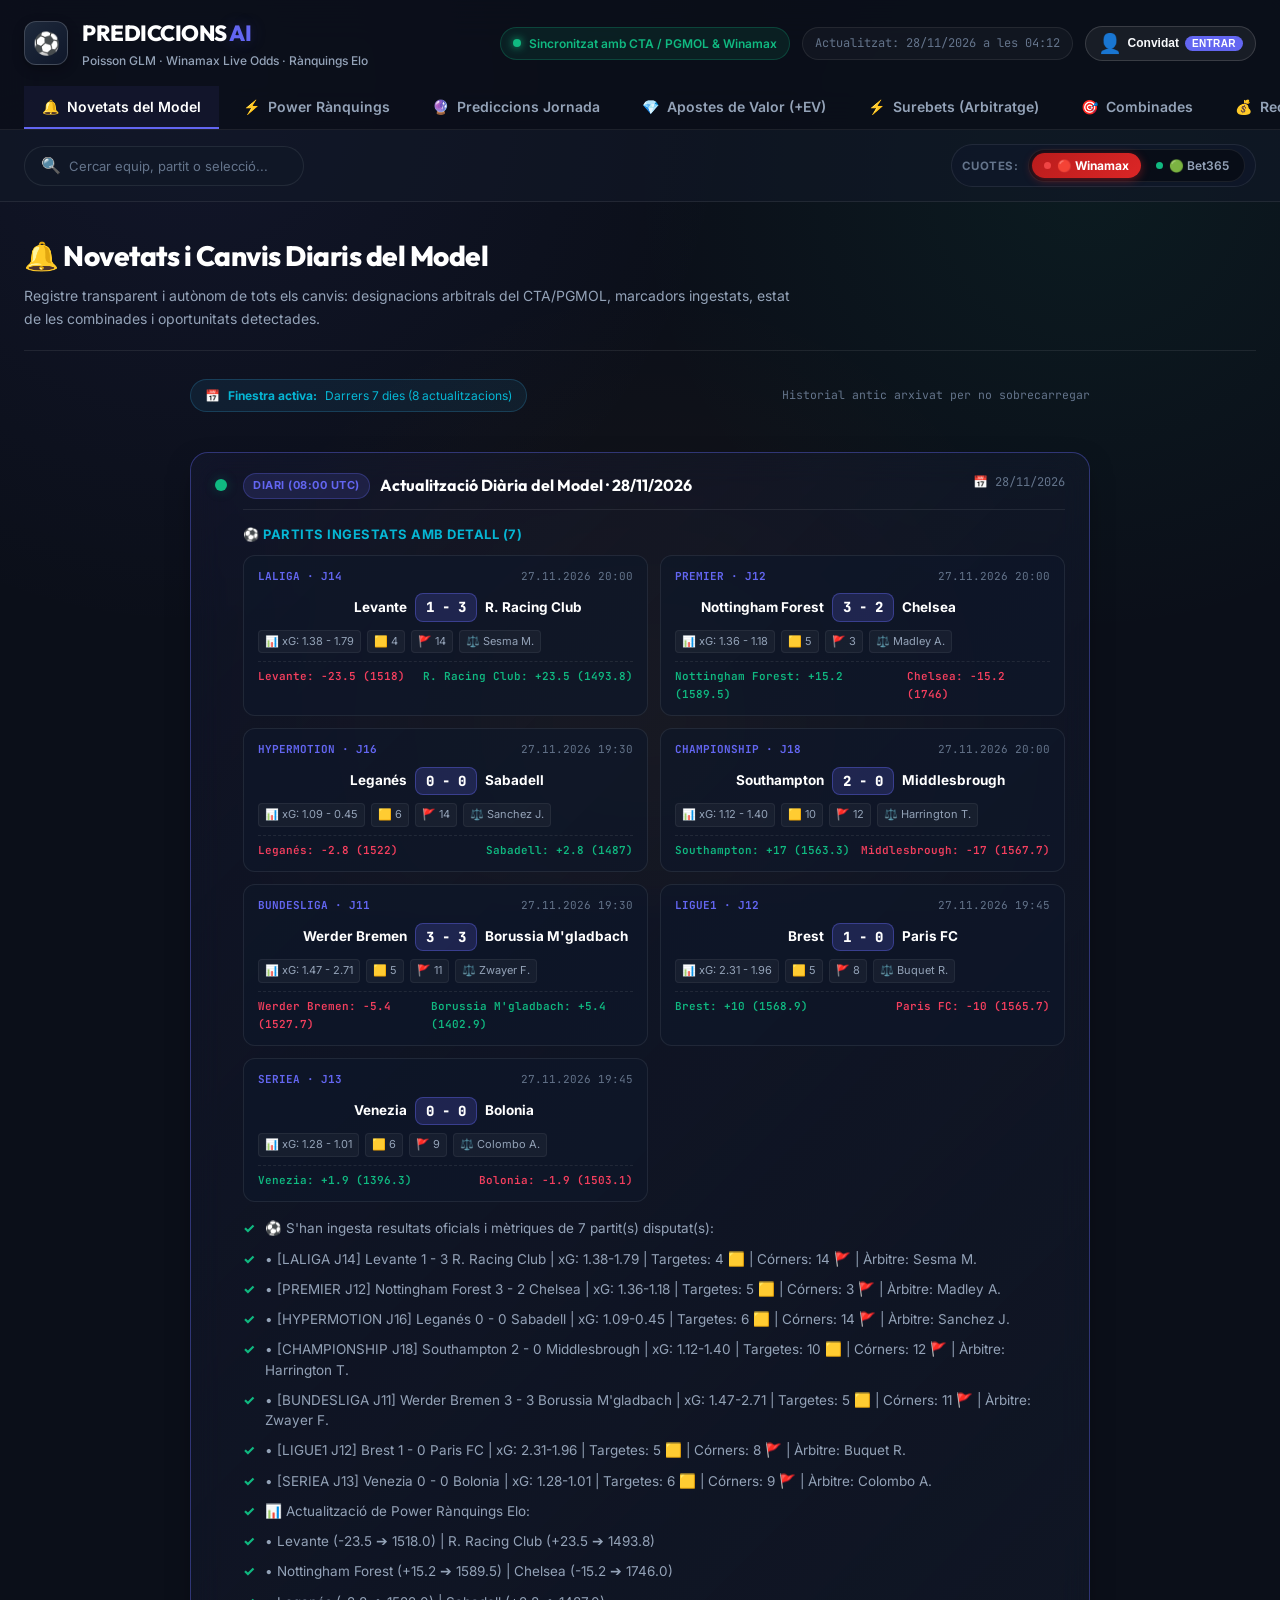
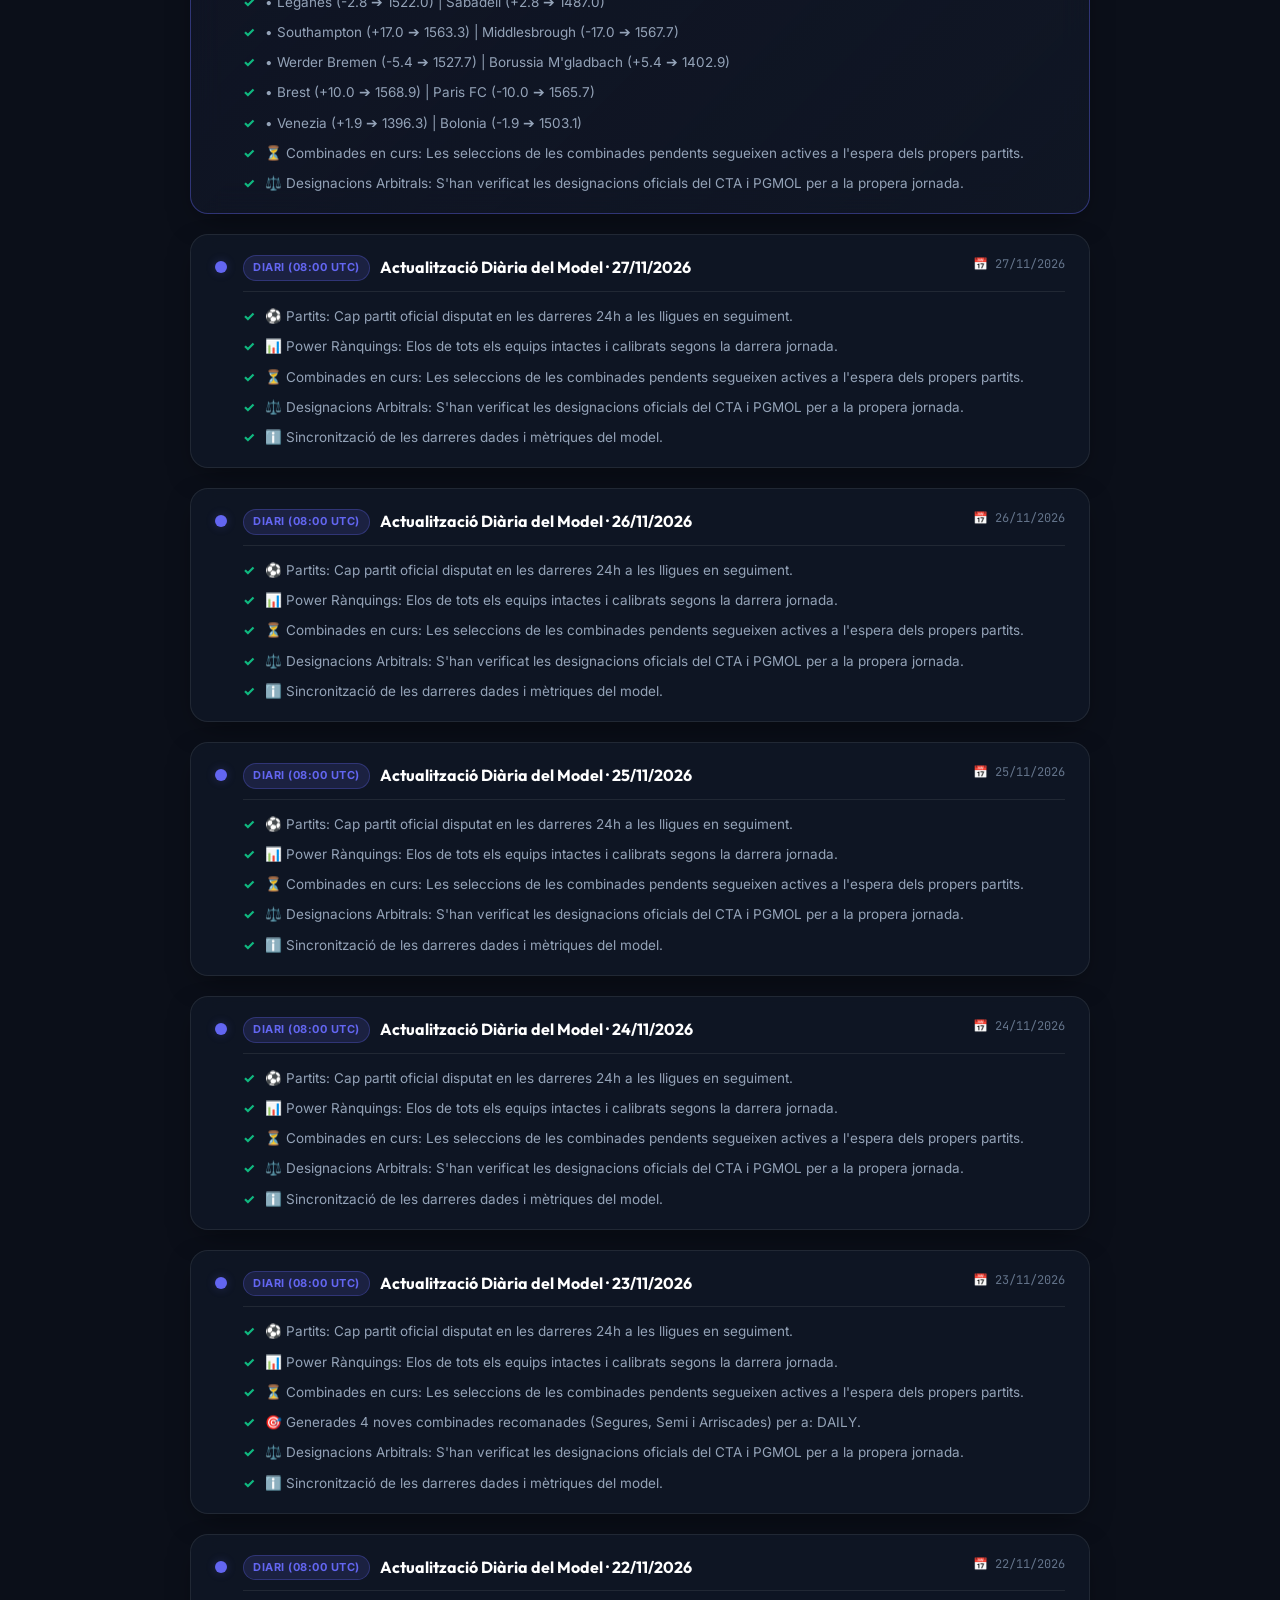
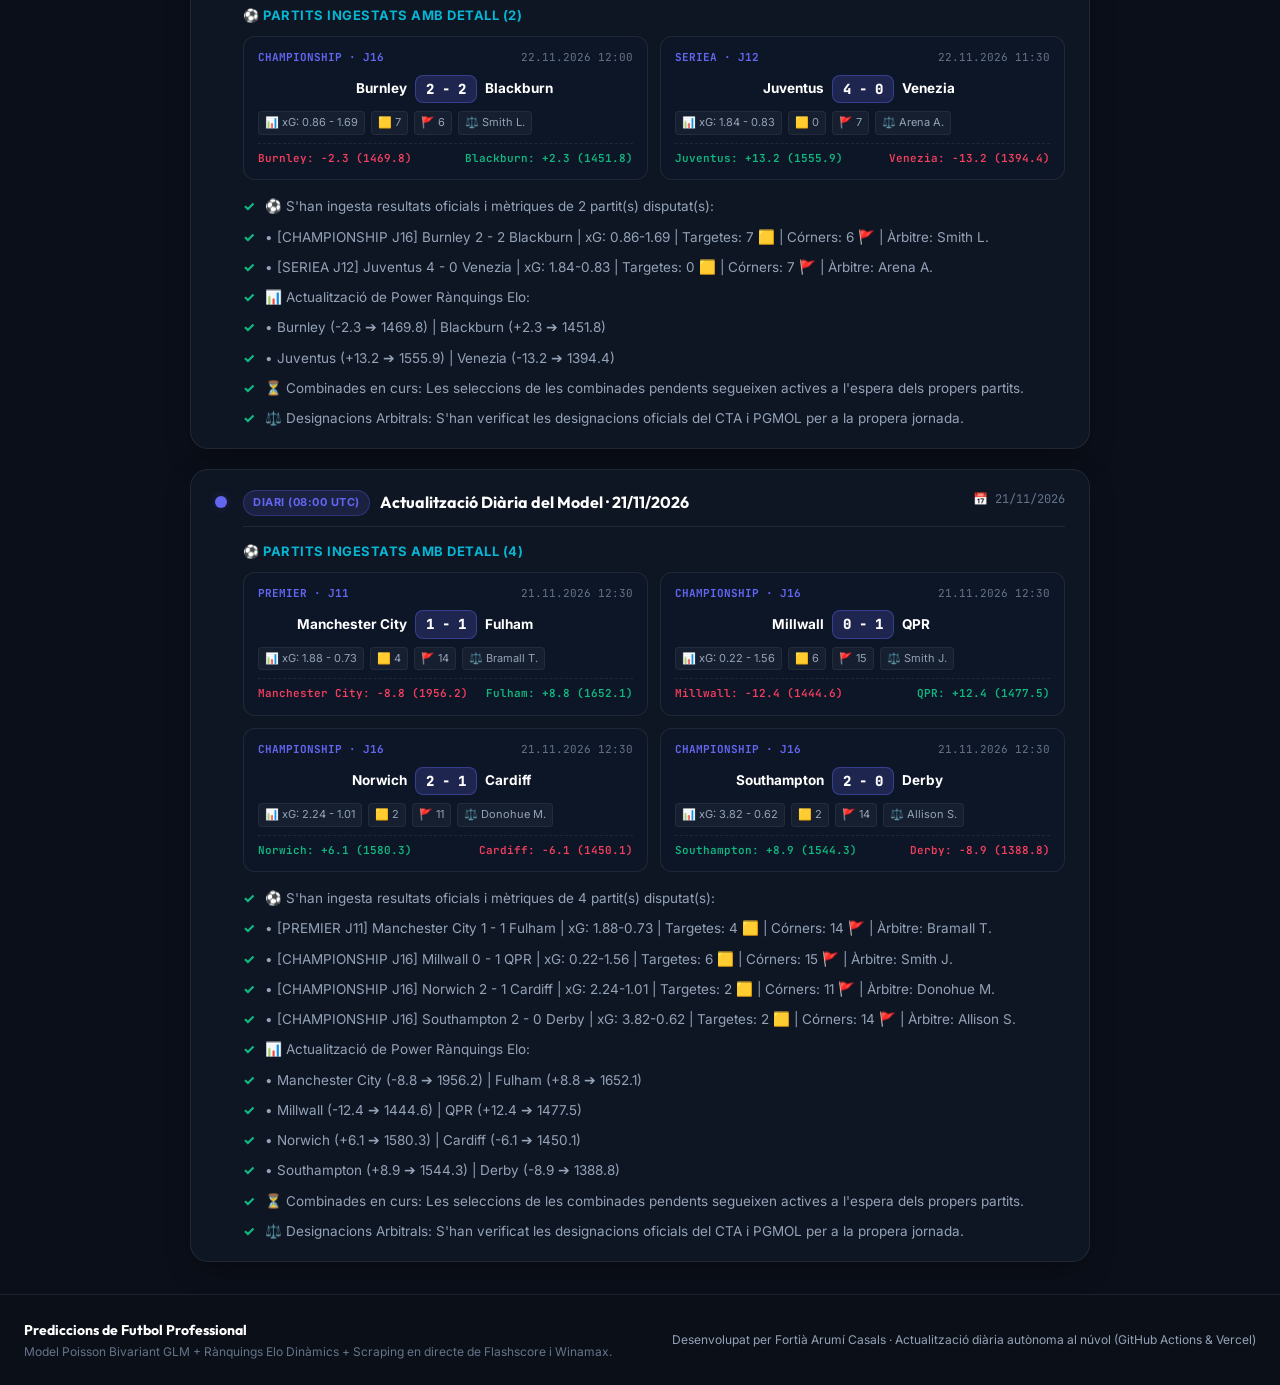
<file: web/index.html>
<!DOCTYPE html>
<html lang="ca">
<head>
  <meta charset="UTF-8">
  <meta name="viewport" content="width=device-width, initial-scale=1.0">
  <title>Prediccions de Futbol · Model Poisson GLM & Winamax</title>
  <meta name="description" content="Plataforma d'anàlisi predictiu de futbol professional basada en models matemàtics Poisson GLM, contrastats amb cuotes Winamax, designacions arbitrals del CTA i rànquings Elo oficials.">
  <meta name="theme-color" content="#0b0f19">

  <!-- Google Fonts -->
  <link rel="preconnect" href="https://fonts.googleapis.com">
  <link rel="preconnect" href="https://fonts.gstatic.com" crossorigin>
  <link href="https://fonts.googleapis.com/css2?family=Inter:wght@400;500;600;700&family=JetBrains+Mono:wght@500;700&family=Outfit:wght@600;700;800&display=swap" rel="stylesheet">

  <link rel="stylesheet" href="style.css?v=3.2.1">
</head>
<body>
  <!-- Header / Navigation Bar -->
  <header class="app-header">
    <div class="header-container">
      <div class="brand-group">
        <div class="brand-icon">
          <span>⚽</span>
        </div>
        <div>
          <div class="brand-title">PREDICCIONS <span class="accent-glow">AI</span></div>
          <div class="brand-subtitle">Poisson GLM · Winamax Live Odds · Rànquings Elo</div>
        </div>
      </div>

      <div class="header-meta">
        <div class="status-badge live-pulse">
          <span class="pulse-dot"></span>
          <span>Sincronitzat amb CTA / PGMOL & Winamax</span>
        </div>
        <div class="timestamp-badge" id="last-updated-badge">
          Carregant dades...
        </div>
        <div class="user-auth-widget" id="user-auth-widget">
          <!-- Generat dinàmicament per JS: Botó Entrar o Perfil Usuari -->
        </div>
      </div>
    </div>

    <!-- Navigation Tabs -->
    <nav class="nav-tabs-container">
      <div class="nav-tabs" role="tablist">
        <button class="nav-tab active" id="tab-btn-novetats" role="tab" aria-selected="true" data-tab="novetats">
          <span class="tab-icon">🔔</span>
          <span class="tab-label">Novetats del Model</span>
        </button>
        <button class="nav-tab" id="tab-btn-rankings" role="tab" aria-selected="false" data-tab="rankings">
          <span class="tab-icon">⚡</span>
          <span class="tab-label">Power Rànquings</span>
        </button>
        <button class="nav-tab" id="tab-btn-predictions" role="tab" aria-selected="false" data-tab="predictions">
          <span class="tab-icon">🔮</span>
          <span class="tab-label">Prediccions Jornada</span>
        </button>
        <button class="nav-tab" id="tab-btn-value" role="tab" aria-selected="false" data-tab="value">
          <span class="tab-icon">💎</span>
          <span class="tab-label">Apostes de Valor (+EV)</span>
        </button>
        <button class="nav-tab" id="tab-btn-surebets" role="tab" aria-selected="false" data-tab="surebets">
          <span class="tab-icon">⚡</span>
          <span class="tab-label">Surebets (Arbitratge)</span>
        </button>
        <button class="nav-tab" id="tab-btn-combos" role="tab" aria-selected="false" data-tab="combos">
          <span class="tab-icon">🎯</span>
          <span class="tab-label">Combinades</span>
        </button>
        <button class="nav-tab" id="tab-btn-bankroll" role="tab" aria-selected="false" data-tab="bankroll">
          <span class="tab-icon">💰</span>
          <span class="tab-label">Recompte de Diners</span>
        </button>
        <button class="nav-tab" id="tab-btn-guia" role="tab" aria-selected="false" data-tab="guia">
          <span class="tab-icon">⚡</span>
          <span class="tab-label">Guia Assistent Winamax</span>
        </button>
      </div>
    </nav>
  </header>

  <!-- Alerta de Quotes Mancants / No Detectades -->
  <div id="odds-alert-banner" class="odds-alert-banner" style="display: none;">
    <div class="odds-alert-content">
      <div style="display: flex; align-items: center; gap: 10px;">
        <span class="odds-alert-icon">⚠️</span>
        <div class="odds-alert-text">
          <strong>Alerta de Quotes:</strong>
          <span id="odds-alert-msg">S'han detectat partits sense quotes oficials a Winamax o Bet365.</span>
        </div>
      </div>
      <button class="btn-review-odds" id="btn-open-odds-modal" onclick="openOddsModal()">
        ✏️ Revisar i Modificar Quotes
      </button>
    </div>
  </div>

  <!-- Global Filter & Search Bar -->
  <section class="filter-bar-section">
    <div class="filter-bar-container">
      <div class="search-box">
        <span class="search-icon">🔍</span>
        <input type="text" id="global-search" placeholder="Cercar equip, partit o selecció..." aria-label="Cercar">
      </div>

      <!-- Selector Oficial de Casa d'Apostes (Winamax vs Bet365) -->
      <div class="bookie-toggle-wrapper" id="bookie-toggle-wrapper" title="Selecciona la casa d'apostes per visualitzar cuotes, combinades i enllaços directes">
        <span class="bookie-toggle-lbl">Cuotes:</span>
        <div class="bookie-toggle-group" role="group" aria-label="Casa d'apostes">
          <button type="button" class="bookie-pill-btn active" data-bookie="WINAMAX" id="btn-bookie-winamax" onclick="setBookie('WINAMAX')">
            <span class="bookie-indicator-dot dot-winamax"></span>🔴 Winamax
          </button>
          <button type="button" class="bookie-pill-btn" data-bookie="BET365" id="btn-bookie-bet365" onclick="setBookie('BET365')">
            <span class="bookie-indicator-dot dot-bet365"></span>🟢 Bet365
          </button>
        </div>
      </div>
    </div>
  </section>

  <!-- Main Content Area -->
  <main class="main-content" id="main-content">

    <!-- SECTION 1: NOVETATS I ACTUALITZACIONS DIÀRIES -->
    <section class="tab-content active" id="section-novetats" role="tabpanel">
      <div class="section-hero">
        <div>
          <h1 class="section-title">🔔 Novetats i Canvis Diaris del Model</h1>
          <p class="section-subtitle">Registre transparent i autònom de tots els canvis: designacions arbitrals del CTA/PGMOL, marcadors ingestats, estat de les combinades i oportunitats detectades.</p>
        </div>
      </div>

      <div class="changelog-container" id="changelog-feed">
        <!-- Generat per JS -->
      </div>
    </section>

    <!-- SECTION 2: POWER RÀNQUINGS -->
    <section class="tab-content" id="section-rankings" role="tabpanel">
      <div class="section-hero">
        <div>
          <h1 class="section-title">⚡ Power Rànquings Elo Oficials</h1>
          <p class="section-subtitle">Avaluació de la força real dels equips independentment de la sort circumstancial. Ordenat per puntuació Elo ajustada a la dificultat del calendari.</p>
        </div>
        <div class="hero-stats-row" id="rankings-summary-stats"></div>
      </div>

      <div class="jornada-control-bar" id="rankings-control-bar">
        <div class="jornada-select-group">
          <label for="select-league-rankings" class="jornada-select-label">🏆 Competició:</label>
          <div class="jornada-select-wrapper">
            <select id="select-league-rankings" class="jornada-dropdown" onchange="onLeagueChange('rankings', this.value)" aria-label="Selecciona la lliga de Power Rànquings">
              <option value="LALIGA" selected>🇪🇸 LaLiga EA Sports</option>
              <option value="PREMIER">🏴󠁧󠁢󠁥󠁮󠁧󠁿 Premier League</option>
              <option value="HYPERMOTION">🇪🇸 LaLiga Hypermotion</option>
              <option value="CHAMPIONSHIP">🏴󠁧󠁢󠁥󠁮󠁧󠁿 EFL Championship</option>
              <option value="BUNDESLIGA">🇩🇪 Bundesliga</option>
              <option value="LIGUE1">🇫🇷 Ligue 1</option>
              <option value="SERIEA">🇮🇹 Serie A</option>
            </select>
          </div>
        </div>
      </div>

      <div id="rankings-tables-container" class="tables-grid">
        <!-- Taules generades dinàmicament per JS -->
      </div>
    </section>

    <!-- SECTION 2: PREDICCIONS DE JORNADA -->
    <section class="tab-content" id="section-predictions" role="tabpanel">
      <div class="section-hero">
        <div>
          <h1 class="section-title">🔮 Prediccions Matemàtiques de la Jornada</h1>
          <p class="section-subtitle">Pronòstics partit a partit utilitzant el model bivariant de Poisson GLM, expected goals (xG), probabilitats 1X2 i impacte arbitral.</p>
        </div>
        <div class="round-status-pill" id="predictions-round-status"></div>
      </div>

      <div class="jornada-control-bar" id="predictions-jornada-bar">
        <div class="jornada-select-group">
          <label for="select-league-pred" class="jornada-select-label">🏆 Lliga:</label>
          <div class="jornada-select-wrapper">
            <select id="select-league-pred" class="jornada-dropdown" onchange="onLeagueChange('predictions', this.value)" aria-label="Selecciona la lliga de prediccions">
              <option value="ALL" selected>🌍 Totes les Lligues</option>
              <option value="LALIGA">🇪🇸 LaLiga EA Sports</option>
              <option value="PREMIER">🏴󠁧󠁢󠁥󠁮󠁧󠁿 Premier League</option>
              <option value="HYPERMOTION">🇪🇸 LaLiga Hypermotion</option>
              <option value="CHAMPIONSHIP">🏴󠁧󠁢󠁥󠁮󠁧󠁿 EFL Championship</option>
              <option value="BUNDESLIGA">🇩🇪 Bundesliga</option>
              <option value="LIGUE1">🇫🇷 Ligue 1</option>
              <option value="SERIEA">🇮🇹 Serie A</option>
            </select>
          </div>
        </div>

        <div class="jornada-select-group">
          <label for="select-jornada-pred" class="jornada-select-label">📅 Jornada:</label>
          <div class="jornada-select-wrapper">
            <select id="select-jornada-pred" class="jornada-dropdown" onchange="onJornadaChange('predictions', this.value)" aria-label="Selecciona la jornada de prediccions">
              <!-- Opcions generades dinàmicament per JS -->
            </select>
          </div>
          <span class="jornada-badge" id="badge-jornada-pred">Jornada Activa</span>
        </div>
      </div>

      <div class="matches-filter-bar" id="matches-filter-bar">
        <button class="match-filter-pill active" data-match-filter="ALL" onclick="setMatchesFilter('ALL')">
          Tots els Partits (<span id="count-matches-all">0</span>)
        </button>
        <button class="match-filter-pill" data-match-filter="SCHEDULED" onclick="setMatchesFilter('SCHEDULED')">
          ⏳ Pendents (<span id="count-matches-pending">0</span>)
        </button>
        <button class="match-filter-pill" data-match-filter="FINISHED" onclick="setMatchesFilter('FINISHED')">
          🏁 Finalitzats (<span id="count-matches-finished">0</span>)
        </button>
      </div>

      <div id="matches-grid" class="matches-grid">
        <!-- Targetes de partits generades dinàmicament per JS -->
      </div>
    </section>

    <!-- SECTION 3: APOSTES DE VALOR (+EV%) -->
    <section class="tab-content" id="section-value" role="tabpanel">
      <div class="section-hero">
        <div>
          <h1 class="section-title">💎 Apostes Recomanades (+EV%)</h1>
          <p class="section-subtitle">Seleccions on la probabilitat real del nostre model matemàtic supera clarament la probabilitat implícita a les cuotes de Winamax Espanya.</p>
        </div>
      </div>

      <div class="jornada-control-bar" id="value-control-bar">
        <div class="jornada-select-group">
          <label for="select-league-value" class="jornada-select-label">🏆 Lliga:</label>
          <div class="jornada-select-wrapper">
            <select id="select-league-value" class="jornada-dropdown" onchange="onLeagueChange('value', this.value)" aria-label="Selecciona la lliga d'apostes de valor">
              <option value="ALL" selected>🌍 Totes les Lligues</option>
              <option value="LALIGA">🇪🇸 LaLiga EA Sports</option>
              <option value="PREMIER">🏴󠁧󠁢󠁥󠁮󠁧󠁿 Premier League</option>
              <option value="HYPERMOTION">🇪🇸 LaLiga Hypermotion</option>
              <option value="CHAMPIONSHIP">🏴󠁧󠁢󠁥󠁮󠁧󠁿 EFL Championship</option>
              <option value="BUNDESLIGA">🇩🇪 Bundesliga</option>
              <option value="LIGUE1">🇫🇷 Ligue 1</option>
              <option value="SERIEA">🇮🇹 Serie A</option>
            </select>
          </div>
        </div>
      </div>

      <div class="value-bets-wrapper">
        <div class="value-bets-grid" id="value-bets-container">
          <!-- Targetes de valor generades per JS -->
        </div>
      </div>
    </section>

    <!-- SECTION 3.5: SUREBETS / ARBITRATGE ESPORTIU -->
    <section class="tab-content" id="section-surebets" role="tabpanel">
      <div class="section-hero">
        <div>
          <h1 class="section-title">⚡ Surebets & Arbitratge Esportiu</h1>
          <p class="section-subtitle">Detecció de discrepàncies entre quotes oficials verificades de <strong>Winamax</strong>, <strong>Bet365</strong> i <strong>Betway</strong>. L'arbitratge s'aplica exclusivament quan es disposa de quotes reals simultànies per cobrir totes les opcions del mercat amb retorn positiu garantit.</p>
        </div>
      </div>

      <!-- Avís Visible Obligatori de Volatilitat -->
      <div class="arb-warning-banner" id="arb-warning-banner">
        <span class="arb-warning-icon">⚠️</span>
        <div class="arb-warning-text">
          <strong>Avís de volatilitat de quotes:</strong> Les quotes poden canviar en qualsevol moment. Comprova manualment totes les quotes i els imports a les cases abans d'apostar.
        </div>
      </div>

      <!-- PANELL INTERACTIU DE CONTROL: SUREBET MONITOR LOCAL (AGENT WINDOWS) -->
      <div class="surebet-agent-panel" id="surebet-agent-panel">
        <div class="surebet-agent-header">
          <div class="surebet-agent-title-group">
            <span class="surebet-agent-icon">🖥️</span>
            <div>
              <h3 class="surebet-agent-title">Control de Cerca Remota (Agent Windows)</h3>
              <p class="surebet-agent-subtitle">Execució d'scrapers en temps real des de la teva IP residencial amb connexió sortint segura.</p>
            </div>
          </div>
          <div style="display: flex; gap: 8px; flex-wrap: wrap; align-items: center;">
            <div class="agent-connection-badge" id="agent-connection-badge">
              <span class="agent-pulse-dot" id="agent-pulse-dot"></span>
              <span id="agent-connection-status-text">PC Windows: Desconnectat</span>
            </div>
            <div class="agent-connection-badge" id="cloud-odds-api-badge" style="border-color: rgba(59, 130, 246, 0.3); background: rgba(59, 130, 246, 0.08);">
              <span class="agent-pulse-dot" id="cloud-pulse-dot" style="background: #3b82f6; box-shadow: 0 0 8px #3b82f6;"></span>
              <span id="cloud-connection-status-text">Núvol (The Odds API): 🟢 Actiu · 450/450 crèdits</span>
            </div>
          </div>
        </div>

        <!-- PANELL D'AUTENTICACIÓ OPERADOR SUPABASE -->
        <div class="operator-auth-container" id="operator-auth-container">
          <div class="operator-login-form" id="operator-login-form">
            <div class="operator-auth-inputs">
              <span class="auth-icon">🔐</span>
              <input type="email" id="operator-email-input" placeholder="Correu operador (ex: fortiaarumi@gmail.com)" class="surebet-input" autocomplete="username" />
              <input type="password" id="operator-password-input" placeholder="Contrasenya" class="surebet-input" autocomplete="current-password" />
              <button id="btn-operator-login" class="btn-surebet-action btn-surebet-login">
                <span>🔑</span> Iniciar Sessió
              </button>
            </div>
            <div id="operator-login-error" class="operator-error-text" style="display:none;"></div>
          </div>
          <div class="operator-user-info" id="operator-user-info" style="display:none;">
            <div class="operator-badge-group">
              <span class="operator-status-badge">👤 Operador: <strong id="operator-active-email">--</strong></span>
              <span class="operator-role-badge">Rol: Operator (Actiu)</span>
            </div>
            <button id="btn-operator-logout" class="btn-surebet-logout" title="Tancar sessió">
              Tancar sessió
            </button>
          </div>
        </div>

        <div class="surebet-agent-controls-row">
          <div class="surebet-control-group">
            <label for="surebet-duration-select">⏱️ Durada de cerca:</label>
            <select id="surebet-duration-select" class="surebet-select">
              <option value="60">1 minut (Proves ràpides)</option>
              <option value="120" selected>2 minuts</option>
              <option value="300">5 minuts</option>
              <option value="600">10 minuts (Recomanat)</option>
              <option value="900">15 minuts</option>
              <option value="1800">30 minuts (Màxim permès)</option>
            </select>
          </div>

          <div class="surebet-btn-group">
            <button id="btn-start-surebet-search" class="btn-surebet-action btn-surebet-start">
              <span>🔍</span> Buscar surebets
            </button>
            <button id="btn-stop-surebet-search" class="btn-surebet-action btn-surebet-stop" disabled>
              <span>🛑</span> Aturar cerca
            </button>
          </div>
        </div>

        <!-- TARGETA D'ESTAT DE LA FEINA EN CURS -->
        <div class="surebet-job-status-card" id="surebet-job-status-card">
          <div class="job-status-col">
            <span class="job-status-label">Estat de la feina</span>
            <span class="job-status-val" id="surebet-job-state">En repòs (Sense cerca activa)</span>
          </div>
          <div class="job-status-col">
            <span class="job-status-label">Temps transcorregut</span>
            <span class="job-status-val" id="surebet-job-timer">--:--</span>
          </div>
          <div class="job-status-col">
            <span class="job-status-label">Oportunitats en finestra (≤30m)</span>
            <span class="job-status-val" id="surebet-job-opps">0 actives</span>
          </div>
          <div class="job-status-col">
            <span class="job-status-label">Sessió ID</span>
            <span class="job-status-val job-status-code" id="surebet-job-id">Cap</span>
          </div>
        </div>
      </div>

      <!-- Panell de Transparència i Monitoratge del Sistema (Bloc A: Surebets | Bloc B: GitHub Actions) -->
      <div class="system-monitoring-panel" id="system-monitoring-panel">
        <!-- BLOC A: MONITORATGE DE QUOTES EN TEMPS REAL -->
        <div class="monitoring-block monitoring-block-quotes" id="monitoring-block-quotes">
          <div class="monitoring-block-header">
            <div class="monitoring-block-title-group">
              <span class="monitoring-block-icon">⚡</span>
              <div>
                <h3 class="monitoring-block-title">Bloc A · Monitoratge de Quotes en Temps Real</h3>
                <p class="monitoring-block-subtitle">Frescor, independència i estat de connexió de les 3 cases d'apostes reals (Winamax, Bet365, Betway)</p>
              </div>
            </div>
            <div class="monitoring-block-meta" id="quotes-daemon-meta">
              <span class="daemon-pulse-dot" style="background: #94a3b8; box-shadow: none;"></span>
              <span id="quotes-daemon-status-text">Snapshot emmagatzemat (Monitoratge sota demanda pendent)</span>
            </div>
          </div>

          <div class="arbitrage-bookmakers-bar" id="arbitrage-bookmakers-bar">
            <!-- 3 targetes detallades generades dinàmicament per JS amb estat, timestamps i recompte de quotes -->
          </div>

          <div class="monitoring-timestamps-legend">
            <div class="ts-legend-item">
              <span class="ts-legend-pill">⏱️ Consulta:</span>
              <span>Inici i fi de la petició de quotes pel procés monitor independent.</span>
            </div>
            <div class="ts-legend-item">
              <span class="ts-legend-pill">📡 Resposta HTTP:</span>
              <span>Hora de recepció de dades del servidor de la casa d'apostes (no hora de canvi de quota per la casa).</span>
            </div>
            <div class="ts-legend-item">
              <span class="ts-legend-pill">💾 data.json:</span>
              <span id="legend-data-json-timestamp" data-live-timestamp="" data-time-prefix="generat">Carregant...</span>
            </div>
          </div>
        </div>

        <!-- BLOC B: ESTAT DE L'ÚLTIMA EXECUCIÓ DE GITHUB ACTIONS (PIPELINE GENERAL) -->
        <div class="monitoring-block monitoring-block-pipeline" id="monitoring-block-pipeline">
          <div class="monitoring-block-header">
            <div class="monitoring-block-title-group">
              <span class="monitoring-block-icon">🔄</span>
              <div>
                <h3 class="monitoring-block-title">Bloc B · Actualització General del Model (GitHub Actions)</h3>
                <p class="monitoring-block-subtitle">Workflow diari (<code>daily_pipeline.yml</code>): resultats finals, gols, rànquings Elo, designacions CTA/PGMOL i combinades</p>
              </div>
            </div>
            <div class="pipeline-overall-badge" id="pipeline-overall-badge">
              <!-- Píndola d'estat general (Verd: Èxit, Groc: Parcial, Vermell: Fallada) -->
            </div>
          </div>

          <!-- Mètriques de l'última execució del pipeline -->
          <div class="pipeline-summary-bar" id="pipeline-summary-bar">
            <!-- Generat dinàmicament per JS: data/hora, temps transcorregut, estat, durada, última correcta vs intent -->
          </div>

          <!-- Desglossament de tasques individuals -->
          <div class="pipeline-tasks-container">
            <div class="pipeline-tasks-header">
              <span>Desglossament de tasques operatives del cicle diari:</span>
            </div>
            <div class="pipeline-tasks-grid" id="pipeline-tasks-grid">
              <!-- Targetes de tasques generades per JS -->
            </div>
          </div>
        </div>
      </div>

      <!-- Hero KPI Banner -->
      <div class="arbitrage-hero-banner" id="arbitrage-hero-banner">
        <!-- Generat per JS -->
      </div>

      <!-- Interactive Stake Calculator Bar -->
      <div class="arbitrage-calc-bar">
        <div class="arb-calc-title">
          <span class="arb-calc-icon">🧮</span>
          <div>
            <div class="arb-calc-heading">Calculadora d'Arbitratge en Temps Real</div>
            <div class="arb-calc-subheading">Indica el capital total que vols repartir entre les cases d'apostes (Winamax, Bet365, Betway):</div>
          </div>
        </div>
        <div class="arb-calc-inputs">
          <label for="arb-total-stake">Inversió total:</label>
          <div class="arb-input-box">
            <input type="number" id="arb-total-stake" min="2" step="1" value="100" />
            <span class="currency-symbol">€</span>
          </div>
          <button class="arb-btn-recalc" id="arb-btn-recalc">⚡ Recalcular Apostes</button>
        </div>
      </div>

      <!-- Anti-Limitation Warning / Safety Tips -->
      <div class="arbitrage-tips-card">
        <div class="arb-tip-icon">🛡️</div>
        <div class="arb-tip-content">
          <div class="arb-tip-title">Consells Professionals Anti-Limitació (Normativa DGOJ)</div>
          <ul class="arb-tip-list">
            <li><strong>Aposta imports rodons:</strong> El sistema arrodoneix automàticament les apostes (ex: 52€ i 48€ en lloc de 51.73€) per no aixecar sospites en els sistemes de control de risc de les cases.</li>
            <li><strong>Executa primer l'aposta a la casa feble:</strong> Fes l'aposta a la casa amb la cuota més desajustada abans que el mercat corregeixi el preu.</li>
            <li><strong>Verifica les regles del mercat:</strong> Assegura't que les cases computin les mateixes condicions (90 minuts reglamentaris).</li>
          </ul>
        </div>
      </div>

      <!-- Surebets Grid -->
      <div class="arbitrage-grid-wrapper">
        <!-- Nivell 1: Recentment Verificada (≤60s) -->
        <div class="arb-section-header">
          <h2 class="arb-section-heading">🔥 Surebets Verificades Recentment (≤60s)</h2>
          <span class="arb-section-count" id="surebets-count-badge">0 oportunitats</span>
        </div>
        <div class="arbitrage-grid" id="surebets-container">
          <!-- Generat per JS -->
        </div>

        <!-- Nivell 2: Potencialment Desactualitzada (1–5 min) -->
        <div class="arb-section-header stale-arb-header" id="stale-arbs-header" style="margin-top: 36px;">
          <h2 class="arb-section-heading" style="color: #fbbf24;">⚠️ Surebets Potencialment Desactualitzades (1–5 min)</h2>
          <span class="arb-section-count" id="stale-arbs-count-badge">0 oportunitats</span>
        </div>
        <div class="arbitrage-grid" id="stale-arbs-container">
          <!-- Generat per JS -->
        </div>

        <!-- Nivell 3: Històrica Recent (5–30 min) -->
        <div class="arb-section-header historical-arb-header" id="historical-arbs-header" style="margin-top: 36px;">
          <h2 class="arb-section-heading" style="color: #f97316;">📜 Surebets Històriques Recents (5–30 min)</h2>
          <span class="arb-section-count" id="historical-arbs-count-badge">0 oportunitats</span>
        </div>
        <div class="arbitrage-grid" id="historical-arbs-container">
          <!-- Generat per JS -->
        </div>

        <!-- Secció 4: Monitorització de Mercat (Quasi-Arbitratge / Marge Estret) -->
        <div class="arb-section-header near-arb-header" style="margin-top: 36px;">
          <h2 class="arb-section-heading near-arb-heading">👀 Monitorització de Mercat (Quasi-Arbitratge / Marge Estret)</h2>
          <span class="arb-section-count" id="near-arbs-count-badge">0 partits</span>
        </div>
        <div class="arbitrage-grid" id="near-arbs-container">
          <!-- Generat per JS -->
        </div>
      </div>
    </section>

    <!-- SECTION 4: COMBINADES RECOMANADES (6 PER LLIGA) -->
    <section class="tab-content" id="section-combos" role="tabpanel">
      <div class="section-hero">
        <div>
          <h1 class="section-title">🎯 Combinades Recomanades · Suite de 6 Apostes</h1>
          <p class="section-subtitle" id="combos-section-subtitle">Estratègia diversificada de bankroll: 2 Segures (25€ · Cuota 2-3.5), 2 Semi-Arriscades (10€ · Cuota ~10.0) i 2 Arriscades (5€ · Cuota &ge;30.0).</p>
        </div>
        <div class="stake-policy-badge" id="combos-policy-badge">
          <span>Inversió per jornada: <strong>25€</strong> Segura · <strong>10€</strong> Semi · <strong>5€</strong> Arriscada</span>
        </div>
      </div>

      <div class="jornada-control-bar" id="combos-jornada-bar">
        <div class="jornada-select-group">
          <label for="select-league-combos" class="jornada-select-label">🎯 Tipus de Combinada:</label>
          <div class="jornada-select-wrapper">
            <select id="select-league-combos" class="jornada-dropdown" onchange="onLeagueChange('combos', this.value)" aria-label="Selecciona la categoria o lliga de combinades">
              <option value="DAILY" selected>📅 Combinades del Dia</option>
              <option value="LALIGA">🇪🇸 LaLiga EA Sports</option>
              <option value="PREMIER">🏴󠁧󠁢󠁥󠁮󠁧󠁿 Premier League</option>
              <option value="HYPERMOTION">🇪🇸 LaLiga Hypermotion</option>
              <option value="CHAMPIONSHIP">🏴󠁧󠁢󠁥󠁮󠁧󠁿 EFL Championship</option>
              <option value="BUNDESLIGA">🇩🇪 Bundesliga</option>
              <option value="LIGUE1">🇫🇷 Ligue 1</option>
              <option value="SERIEA">🇮🇹 Serie A</option>
            </select>
          </div>
        </div>

        <div class="jornada-select-group" id="combos-jornada-group">
          <label for="select-jornada-combo" class="jornada-select-label">📅 Data de les Combinades:</label>
          <div class="jornada-select-wrapper">
            <select id="select-jornada-combo" class="jornada-dropdown" onchange="onJornadaChange('combos', this.value)" aria-label="Selecciona la jornada de combinades">
              <!-- Opcions generades dinàmicament per JS -->
            </select>
          </div>
          <span class="jornada-badge" id="badge-jornada-combo">Jornada Activa</span>
        </div>
      </div>

      <div id="combos-container" class="combos-container">
        <!-- Targetes de combinades generades per JS -->
      </div>
    </section>

    <!-- SECTION 5: RECOMPTE DE DINERS (PERSONAL & APP GLOBAL) -->
    <section class="tab-content" id="section-bankroll" role="tabpanel">
      <!-- 5.1 EL MEU RECOMPTE PERSONAL -->
      <div class="personal-bankroll-block">
        <div class="section-hero personal-bankroll-hero">
          <div>
            <div class="hero-user-tag" id="personal-user-badge">
              <span class="user-avatar-dot">👤</span>
              <span id="hero-user-name">Carregant usuari...</span>
            </div>
            <h1 class="section-title">💰 El Teu Recompte Personal d'Apostes</h1>
            <p class="section-subtitle">Registra les teves apostes de valor, combinades o apostes manuals i fes un seguiment estricte del teu capital, ROI i taxa d'encerts.</p>
          </div>
          <div class="personal-bankroll-actions">
            <button class="btn-primary-action" id="btn-open-add-bet">
              <span>➕ Nova Aposta Personalitzada</span>
            </button>
            <button class="btn-secondary-action" id="btn-clear-my-bets" title="Eliminar totes les teves apostes guardades">
              <span>🗑️ Buidar Registre</span>
            </button>
          </div>
        </div>

        <!-- Personal KPI Grid -->
        <div class="kpi-grid personal-kpi-grid" id="personal-kpi-grid">
          <!-- Generat per JS -->
        </div>

        <!-- Personal Bets List Panel -->
        <div class="personal-bets-panel">
          <div class="personal-bets-header">
            <div class="personal-filter-pills" id="personal-status-filter">
              <button class="personal-pill-btn active" data-status="ALL">Totes (<span id="count-all">0</span>)</button>
              <button class="personal-pill-btn" data-status="PENDING">Pendents (<span id="count-pending">0</span>)</button>
              <button class="personal-pill-btn" data-status="WON">Guanyades (<span id="count-won">0</span>)</button>
              <button class="personal-pill-btn" data-status="LOST">Perdudes (<span id="count-lost">0</span>)</button>
            </div>
            <div class="personal-helper-text">
              💡 Pots afegir apostes directament des de la pestanya <strong>Apostes de Valor (+EV%)</strong> o <strong>Combinades</strong> clicant a <em>"Afegir al meu compte"</em>.
            </div>
          </div>

          <div class="personal-bets-list" id="personal-bets-list">
            <!-- Generat per JS -->
          </div>
        </div>
      </div>

      <!-- SEPARADOR ELEGANT MODEL GLOBAL -->
      <div class="bankroll-section-divider">
        <span class="divider-line"></span>
        <div class="divider-badge-box">
          <span class="divider-icon">🌐</span>
          <span class="divider-title">ESTADÍSTIQUES GENERALS DE LA APP (MODEL GLOBAL)</span>
        </div>
        <span class="divider-line"></span>
      </div>

      <!-- 5.2 ESTADÍSTIQUES GENERALS DE LA APP (SIMULADOR DEL MODEL) -->
      <div class="global-bankroll-block">
        <div class="section-hero">
          <div>
            <h2 class="section-title">📊 Rendiment Global del Model · Simulador Financer</h2>
            <p class="section-subtitle">Seguiment matemàtic d'alta precisió: Quants diners tindríem avui si des del primer report haguéssim posat 25€ a la Segura, 10€ a la Semi i 5€ a l'Arriscada?</p>
          </div>
        </div>

        <!-- KPI Hero Cards (Global Model) -->
        <div class="kpi-grid" id="bankroll-kpi-grid">
          <!-- Generat per JS -->
        </div>

      <!-- Panell de Simulació d'Imports i Unitats -->
      <div class="bankroll-sim-card">
        <div class="sim-card-header">
          <div class="sim-card-info">
            <span class="sim-badge-tag">⚡ SIMULADOR D'UNITATS & IMPORTS PERSONALITZATS</span>
            <h2 class="sim-title">Què hagués passat si haguessis jugat altres imports?</h2>
            <p class="sim-subtitle">Modifica la quantitat d'aposta per unitat segons el perfil i clica a <strong>Aplicar a totes les jornades</strong> per projectar els guanys o pèrdues de tot l'historial. També pots desplegar qualsevol jornada a la secció inferior per personalitzar imports específics.</p>
          </div>
          <div class="sim-actions-group">
            <button class="btn-sim-primary" id="btn-apply-all-stakes" title="Aplica aquests 3 imports a totes les combinades de totes les jornades">
              <span>⚡ Aplicar a totes les jornades</span>
            </button>
            <button class="btn-sim-secondary" id="btn-reset-default-stakes" title="Restablir les unitats recomanades originals (25€ / 10€ / 5€)">
              <span>🔄 Restablir per defecte</span>
            </button>
          </div>
        </div>

        <div class="sim-units-grid">
          <div class="sim-unit-card">
            <div class="sim-unit-head">
              <span class="sim-icon">🛡️</span>
              <div>
                <div class="sim-unit-title">Combinades Segures</div>
                <div class="sim-unit-desc">Quotes 1.80 - 3.50 · 2 per jornada</div>
              </div>
            </div>
            <div class="sim-input-wrapper">
              <label for="sim-unit-safe">Import unitat:</label>
              <div class="sim-input-box">
                <input type="number" id="sim-unit-safe" min="0" step="1" value="25" />
                <span class="currency-symbol">€</span>
              </div>
            </div>
          </div>

          <div class="sim-unit-card">
            <div class="sim-unit-head">
              <span class="sim-icon">⚖️</span>
              <div>
                <div class="sim-unit-title">Semi-Arriscades</div>
                <div class="sim-unit-desc">Quotes ~8.00 - 10.00 · 2 per jornada</div>
              </div>
            </div>
            <div class="sim-input-wrapper">
              <label for="sim-unit-semi">Import unitat:</label>
              <div class="sim-input-box">
                <input type="number" id="sim-unit-semi" min="0" step="1" value="10" />
                <span class="currency-symbol">€</span>
              </div>
            </div>
          </div>

          <div class="sim-unit-card">
            <div class="sim-unit-head">
              <span class="sim-icon">🚀</span>
              <div>
                <div class="sim-unit-title">Combinades Arriscades</div>
                <div class="sim-unit-desc">Quotes ≥ 15.00 - 35.00 · 2 per jornada</div>
              </div>
            </div>
            <div class="sim-input-wrapper">
              <label for="sim-unit-risky">Import unitat:</label>
              <div class="sim-input-box">
                <input type="number" id="sim-unit-risky" min="0" step="1" value="5" />
                <span class="currency-symbol">€</span>
              </div>
            </div>
          </div>
        </div>

        <div class="sim-status-banner" id="sim-status-banner" style="display: none;">
          <span class="sim-banner-icon">🎯</span>
          <span id="sim-status-banner-text">Simulació activa amb imports personalitzats.</span>
          <button type="button" class="sim-banner-reset" id="btn-banner-reset">Tornar als valors per defecte</button>
        </div>
      </div>

      <!-- Breakdown per Perfil d'Aposta -->
      <div class="profiles-breakdown-section">
        <h2 class="sub-section-title">Rendibilitat per Perfil d'Aposta</h2>
        <div class="profiles-cards-grid" id="profiles-breakdown-grid">
          <!-- Generat per JS -->
        </div>
      </div>

      <!-- Historial Jornada a Jornada (Ledger) -->
      <div class="ledger-section">
        <h2 class="sub-section-title">Historial Detallat Jornada a Jornada</h2>
        <div class="ledger-list" id="ledger-rounds-list">
          <!-- Generat per JS -->
        </div>
      </div>
    </section>

    <!-- SECTION 7: GUIA D'ÚS ASSISTENT RÀPID -->
    <section class="tab-content" id="section-guia" role="tabpanel">
      <div class="section-hero">
        <div>
          <h1 class="section-title">⚡ Com estalviar temps a Winamax (Guia d'Ús)</h1>
          <p class="section-subtitle">Winamax no permet enllaços públics directes a la cistella per seguretat web. Aquí t'expliquem com fer servir el nostre Assistent Ràpid tant des del mòbil com des de l'ordinador.</p>
        </div>
      </div>

      <div class="guide-grid">
        <!-- Card 1: Ordinador Assistent -->
        <div class="guide-card highlight-card">
          <div class="guide-badge">💻 ORDINADOR (CHROME / EDGE / BRAVE / FIREFOX)</div>
          <h2 class="guide-title">Assistent Ràpid per a Ordinador</h2>
          <p class="guide-text">Obre cada partit en una pestanya amb un sol clic i afegeix directament les seleccions recomanades pel model.</p>

          <div class="guide-steps">
            <div class="guide-step">
              <span class="step-num">1</span>
              <div>
                <strong>Clica a "📲 Assistent Ràpid":</strong>
                <p>A qualsevol targeta de combinada, prem el botó blau de l'Assistent Ràpid per desplegar les seleccions detallades.</p>
              </div>
            </div>

            <div class="guide-step">
              <span class="step-num">2</span>
              <div>
                <strong>Obre els partits directament:</strong>
                <p>Pots prémer <em>"📑 Obrir Tots els Partits"</em> per carregar totes les finestres de Winamax o prémer el botó individual de cada partit.</p>
              </div>
            </div>

            <div class="guide-step">
              <span class="step-num">3</span>
              <div>
                <strong>Instrucció exacta del mercat:</strong>
                <p>L'assistent t'indica la casella exacta a marcar (ex: <em>"FC Barcelona o Empat"</em> o <em>"Més d'1.5 gols"</em>) i la quota estimada.</p>
              </div>
            </div>

            <div class="guide-step">
              <span class="step-num">4</span>
              <div>
                <strong>Control de seleccions afegides:</strong>
                <p>Marca el xec a mesura que les afegeixes a la teva cistella per assegurar-te que no en deixes cap.</p>
              </div>
            </div>
          </div>

          <div style="margin-top: 24px; padding-top: 18px; border-top: 1px solid var(--border-glass); display: flex; gap: 10px; flex-wrap: wrap;">
            <button class="btn-assistant" onclick="switchTab('combos')" style="flex: 1; min-width: 170px; justify-content: center; font-size: 13.5px; padding: 12px 16px; cursor: pointer;">
              🎯 Anar a les Combinades ↗
            </button>
          </div>
        </div>

        <!-- Card 2: Mòbil Assistent -->
        <div class="guide-card">
          <div class="guide-badge">📱 TELÈFON MÒBIL (IOS / ANDROID)</div>
          <h2 class="guide-title">Assistent Ràpid Universal (Sense Extensions)</h2>
          <p class="guide-text">Si apostes des del mòbil, no cal instal·lar absolutament res. Fes servir el nostre assistent dissenyat expressament per a la pantalla tàctil i l'App oficial.</p>

          <div class="guide-steps">
            <div class="guide-step">
              <span class="step-num">1</span>
              <div>
                <strong>Obre l'Assistent de qualsevol combinada:</strong>
                <p>Fes clic al botó verd <strong>"📲 Assistent Ràpid"</strong> que hi ha a qualsevol targeta.</p>
              </div>
            </div>

            <div class="guide-step">
              <span class="step-num">2</span>
              <div>
                <strong>Enllaços directes a l'App oficial de Winamax:</strong>
                <p>Clica el botó de cada partit. Si tens l'aplicació oficial de Winamax al mòbil, el telèfon t'obrirà directament la pantalla del partit dins l'App.</p>
              </div>
            </div>

            <div class="guide-step">
              <span class="step-num">3</span>
              <div>
                <strong>Checklist i Guia de selecció:</strong>
                <p>L'assistent et diu exactament quina casella tocar (ex: <em>"FC Barcelona marca (+0.5 gols)"</em>) i et permet marcar les apostes que ja has afegit per portar el compte clar.</p>
              </div>
            </div>

            <div class="guide-step">
              <span class="step-num">4</span>
              <div>
                <strong>Eines per compartir:</strong>
                <p>Pots prémer <strong>"📋 Copiar Resum"</strong> per enganxar tota la combinada amb enllaços directes a WhatsApp o Telegram.</p>
              </div>
            </div>
          </div>
        </div>

        <!-- Card 3: Preguntes Freqüents & Trucs -->
        <div class="guide-card" style="grid-column: 1 / -1;">
          <div class="guide-badge">💡 TRUCS I PREGUNTES FREQÜENTS</div>
          <h2 class="guide-title">Consells per aprofitar al màxim l'automatització</h2>

          <div style="display: grid; grid-template-columns: repeat(auto-fit, minmax(280px, 1fr)); gap: 16px; margin-top: 14px;">
            <div style="background: rgba(255,255,255,0.03); border: 1px solid var(--border-glass); border-radius: var(--radius-md); padding: 16px;">
              <strong style="color: var(--accent-cyan); font-size: 14px; display: block; margin-bottom: 6px;">⚽ On són les apostes de gols (ex: Barça marca +0.5)?</strong>
              <p style="font-size: 13px; color: var(--text-secondary); line-height: 1.5; margin: 0;">A Winamax, les apostes de gols estan dins la pestanya <em>"Goles"</em>. L'script v1.3.0 la clica automàticament, i també tens el botó blau <code>📂 Obrir Goles / Mercat</code> al panell flotant verd per obrir-la a l'instant.</p>
            </div>

            <div style="background: rgba(255,255,255,0.03); border: 1px solid var(--border-glass); border-radius: var(--radius-md); padding: 16px;">
              <strong style="color: var(--accent-emerald); font-size: 14px; display: block; margin-bottom: 6px;">👆 Puc fer clic manualment a la quota?</strong>
              <p style="font-size: 13px; color: var(--text-secondary); line-height: 1.5; margin: 0;">I tant! Si prefereixes fer clic tu mateix a la quota que et ressalta el panell, l'script detectarà el teu clic i saltarà tot sol al següent partit al cap d'un segon.</p>
            </div>

            <div style="background: rgba(255,255,255,0.03); border: 1px solid var(--border-glass); border-radius: var(--radius-md); padding: 16px;">
              <strong style="color: var(--accent-amber); font-size: 14px; display: block; margin-bottom: 6px;">🚀 S'activen els Combo Boosters de Winamax?</strong>
              <p style="font-size: 13px; color: var(--text-secondary); line-height: 1.5; margin: 0;">Sí! Com que les quotes s'afegeixen directament a la cistella oficial de Winamax, el sistema de Winamax activa automàticament els augments Combo Booster (+5%, +10%, +15% o més de guanys extres).</p>
            </div>
          </div>
        </div>
      </div>
    </section>

  </main>

  <!-- MODAL ASSISTENT DE CÀRREGA RÀPIDA (MÒBIL & PC) -->
  <div id="modal-quick-assistant" class="modal-backdrop" aria-hidden="true" role="dialog">
    <div class="modal-dialog">
      <div class="modal-header">
        <div>
          <div class="modal-subtitle" id="qa-modal-subtitle">Assistent de Càrrega Ràpida</div>
          <h2 class="modal-title" id="qa-modal-title">Combinada Recomanada</h2>
        </div>
        <button class="modal-close-btn" id="qa-modal-close" aria-label="Tancar">&times;</button>
      </div>

      <div class="modal-summary-bar" id="qa-modal-summary">
        <!-- Generat per JS -->
      </div>

      <div class="modal-body" id="qa-modal-legs-list">
        <!-- Llista de cames amb links directes -->
      </div>

      <div class="modal-footer">
        <button class="btn-secondary" id="qa-btn-copy">
          📋 Copiar Resum
        </button>
        <button class="btn-secondary" id="qa-btn-open-all">
          📑 Obrir Tots els Partits
        </button>
      </div>
    </div>
  </div>

  <!-- MODAL INICI DE SESSIÓ / CONVIDAT -->
  <div id="modal-auth" class="modal-backdrop" aria-hidden="true" role="dialog">
    <div class="modal-dialog auth-dialog">
      <div class="modal-header">
        <div>
          <div class="modal-subtitle">Prediccions AI · Accés d'Usuari</div>
          <h2 class="modal-title" id="auth-modal-title">Iniciar Sessió / Convidat</h2>
        </div>
        <button class="modal-close-btn" id="auth-modal-close" aria-label="Tancar">&times;</button>
      </div>

      <div class="modal-body auth-body">
        <div class="auth-local-disclaimer" style="margin-bottom: 14px; padding: 10px 14px; background: rgba(148, 163, 184, 0.1); border: 1px solid rgba(148, 163, 184, 0.25); border-radius: var(--radius-sm); font-size: 12px; color: var(--text-muted); line-height: 1.4;">
          ℹ️ <strong>Avís de privadesa local:</strong> Aquest perfil s'emmagatzema exclusivament al teu navegador (localStorage) per calcular el teu bankroll personal. No s'envia a cap servidor ni atorga permisos d'administració.
        </div>
        <p class="auth-intro">
          Guarda el teu registre personal d'apostes, calcula el teu benefici net i fes seguiment del teu ROI de manera privada i segura al teu navegador.
        </p>

        <!-- Formulari d'Usuari i Contrasenya -->
        <form id="auth-form" class="auth-form" onsubmit="return false;">
          <div class="form-group">
            <label for="auth-username">Nom d'usuari:</label>
            <input type="text" id="auth-username" class="form-input" placeholder="El teu nom o àlies" autocomplete="username" required />
          </div>

          <div class="form-group">
            <label for="auth-password">Contrasenya:</label>
            <input type="password" id="auth-password" class="form-input" placeholder="••••••••" autocomplete="current-password" required />
            <span class="form-hint">Si és el primer cop que entres amb aquest usuari, es crearà el compte automàticament.</span>
          </div>

          <div class="auth-error-msg" id="auth-error-msg" style="display: none;"></div>

          <button type="submit" class="btn-primary-action auth-submit-btn" id="btn-auth-submit">
            <span>🔐 Entrar / Crear Compte</span>
          </button>
        </form>

        <div class="auth-separator">
          <span>O BÉ</span>
        </div>

        <!-- Mode Convidat (1 Clic) -->
        <div class="guest-card">
          <div class="guest-card-info">
            <span class="guest-icon">⚡</span>
            <div>
              <strong>Mode Convidat (Sense contrasenya)</strong>
              <p>Entra a l'instant amb 1 sol clic. Les teves apostes es guardaran automàticament en aquest dispositiu.</p>
            </div>
          </div>
          <button type="button" class="btn-guest-action" id="btn-enter-guest">
            <span>👤 Entrar com a Convidat</span>
          </button>
        </div>

        <div class="auth-separator">
          <span>SEGURETAT & COPIA DE SEGURETAT</span>
        </div>

        <!-- Còpia de Seguretat i Restauració de Compte -->
        <div class="backup-recovery-card">
          <div class="backup-card-info">
            <span class="backup-icon">🛡️</span>
            <div>
              <strong>Protecció de Compte & Preferències</strong>
              <p>El teu compte i apostes es guarden automàticament de forma persistent. Pots descarregar una còpia de seguretat o importar-la en qualsevol altre dispositiu.</p>
            </div>
          </div>
          <div class="backup-actions-row">
            <button type="button" class="btn-backup-action" id="btn-export-account">
              <span>💾 Descarregar Còpia (Backup JSON)</span>
            </button>
            <label class="btn-restore-action" for="input-import-account" style="cursor: pointer;">
              <span>📥 Restaurar Compte des de Fitxer</span>
              <input type="file" id="input-import-account" accept=".json" style="display: none;" />
            </label>
          </div>
        </div>
      </div>
    </div>
  </div>

  <!-- MODAL AFEGIR APOSTA PERSONALITZADA / SEGUIR -->
  <div id="modal-add-bet" class="modal-backdrop" aria-hidden="true" role="dialog">
    <div class="modal-dialog add-bet-dialog">
      <div class="modal-header">
        <div>
          <div class="modal-subtitle">El Teu Recompte Personal</div>
          <h2 class="modal-title" id="add-bet-modal-title">➕ Afegir Aposta al Registre</h2>
        </div>
        <button class="modal-close-btn" id="add-bet-modal-close" aria-label="Tancar">&times;</button>
      </div>

      <div class="modal-body">
        <form id="add-bet-form" class="add-bet-form" onsubmit="return false;">
          <div class="form-group">
            <label for="bet-matchup">Partit o Esdeveniment:</label>
            <input type="text" id="bet-matchup" class="form-input" placeholder="ex: Girona FC vs Albacete Balompié" required />
          </div>

          <div class="form-row">
            <div class="form-group flex-1">
              <label for="bet-competition">Competició:</label>
              <select id="bet-competition" class="form-input">
                <option value="HYPERMOTION">🇪🇸 LaLiga Hypermotion</option>
                <option value="LALIGA">🇪🇸 LaLiga EA Sports</option>
                <option value="PREMIER">🏴󠁧󠁢󠁥󠁮󠁧󠁿 Premier League</option>
                <option value="CHAMPIONSHIP">🏴󠁧󠁢󠁥󠁮󠁧󠁿 EFL Championship</option>
                <option value="BUNDESLIGA">🇩🇪 Bundesliga</option>
                <option value="LIGUE1">🇫🇷 Ligue 1</option>
                <option value="SERIEA">🇮🇹 Serie A</option>
                <option value="DAILY">📅 Combinades del Dia</option>
                <option value="OTHER">⚽ Altra Lliga / Copa</option>
              </select>
            </div>

            <div class="form-group flex-1">
              <label for="bet-category">Tipus / Categoria:</label>
              <select id="bet-category" class="form-input">
                <option value="Valor (+EV)">💎 Aposta de Valor (+EV)</option>
                <option value="Combinada">🎯 Combinada</option>
                <option value="1X2">⚽ 1X2 / Resultat</option>
                <option value="Gols / BTTS">🥅 Gols / Ambdós Marquen</option>
                <option value="Córners">🚩 Córners</option>
                <option value="Targetes">🟨 Targetes</option>
                <option value="Personalitzada">🎲 Personalitzada</option>
              </select>
            </div>
          </div>

          <div class="form-group">
            <label for="bet-selection">Selecció / Pronòstic:</label>
            <input type="text" id="bet-selection" class="form-input" placeholder="ex: Albacete marca més d'1.5 gols / 1X" required />
          </div>

          <div class="form-row">
            <div class="form-group flex-1">
              <label for="bet-odd">Quota (Cuota decimal):</label>
              <div class="input-with-addon">
                <span class="input-addon">@</span>
                <input type="number" id="bet-odd" class="form-input" step="0.01" min="1.01" value="2.00" required />
              </div>
            </div>

            <div class="form-group flex-1">
              <label for="bet-stake">Import apostat (€):</label>
              <div class="input-with-addon">
                <input type="number" id="bet-stake" class="form-input" step="1" min="0.5" value="10" required />
                <span class="input-addon-right">€</span>
              </div>
            </div>
          </div>

          <div class="form-group">
            <label for="bet-status">Estat inicial:</label>
            <select id="bet-status" class="form-input">
              <option value="PENDING">⏳ Pendent de jugar</option>
              <option value="WON">✅ Ja Guanyada</option>
              <option value="LOST">❌ Ja Perduda</option>
            </select>
          </div>

          <div class="modal-footer" style="padding: 16px 0 0 0; margin-top: 10px;">
            <button type="button" class="btn-secondary" id="btn-cancel-add-bet">Cancel·lar</button>
            <button type="submit" class="btn-primary-action" id="btn-save-bet">💾 Guardar Aposta</button>
          </div>
        </form>
      </div>
    </div>
  </div>

  <!-- Toast Notification Container -->
  <div id="toast-container" class="toast-container" aria-live="polite"></div>

  <!-- Footer -->
  <footer class="app-footer">
    <div class="footer-container">
      <div>
        <div class="footer-title">Prediccions de Futbol Professional</div>
        <p class="footer-desc">Model Poisson Bivariant GLM + Rànquings Elo Dinàmics + Scraping en directe de Flashscore i Winamax.</p>
      </div>
      <div class="footer-copy">
        Desenvolupat per Fortià Arumí Casals · Actualització diària autònoma al núvol (GitHub Actions & Vercel)
      </div>
    </div>
  </footer>

  <!-- Modal per revisar i introduir quotes manuals -->
  <div id="odds-modal-overlay" class="odds-modal-overlay" style="display: none;" onclick="if(event.target === this) closeOddsModal()">
    <div class="odds-modal-card">
      <div class="odds-modal-header">
        <div class="odds-modal-title">
          <span style="font-size: 20px;">⚠️</span>
          <h3>Revisió i Modificació de Quotes Reals</h3>
        </div>
        <button class="btn-close-modal" onclick="closeOddsModal()">✕</button>
      </div>
      <div class="odds-modal-body">
        <p class="odds-modal-intro">
          El model <strong>no inventa quotes amb models matemàtics</strong> quan les cases no les han publicat o no s'han pogut extreure.
          Introdueix les quotes oficials dels següents partits per desar-les immediatament i actualitzar prediccions, EV i combinades:
        </p>
        <div id="odds-modal-list" class="odds-modal-list">
          <!-- Generat dinàmicament per JS -->
        </div>
      </div>
      <div class="odds-modal-footer">
        <button class="btn-secondary-modal" onclick="copyOverridesJson()">📋 Copiar JSON per al servidor</button>
        <button class="btn-primary-modal" onclick="saveManualOdds()">💾 Desar Quotes a la Web</button>
      </div>
    </div>
  </div>

  <!-- MODAL FITXA DETALLADA DE PARTIT (FASE 2) -->
  <div id="modal-match-details" class="modal-backdrop" style="display: none;" role="dialog" aria-modal="true" aria-labelledby="md-modal-title">
    <div class="modal-dialog modal-dialog-lg">
      <div class="modal-header">
        <div class="modal-header-meta">
          <span id="md-comp-badge" class="modal-badge-comp">⚽ LaLiga EA Sports</span>
          <span id="md-jornada-badge" class="modal-badge-jornada">Jornada Activa</span>
          <span id="md-date-badge" class="modal-badge-date">📅 Data</span>
          <span id="md-status-badge" class="modal-badge-status">Estat</span>
        </div>
        <button class="modal-close-btn" id="modal-match-details-close" onclick="closeMatchDetailsModal()" aria-label="Tancar">&times;</button>
      </div>

      <!-- Matchup Header -->
      <div class="md-matchup-header">
        <div class="md-team-box md-home">
          <div class="md-team-icon">🏠</div>
          <div class="md-team-name" id="md-home-name">Local</div>
          <div class="md-team-sub" id="md-home-sub">Elo: -</div>
        </div>
        <div class="md-vs-score-box">
          <div class="md-vs-label" id="md-vs-label">VS</div>
          <div class="md-score-display" id="md-score-display" style="display: none;">-</div>
        </div>
        <div class="md-team-box md-away">
          <div class="md-team-icon">✈️</div>
          <div class="md-team-name" id="md-away-name">Visitant</div>
          <div class="md-team-sub" id="md-away-sub">Elo: -</div>
        </div>
      </div>

      <!-- Tabs Navigation -->
      <div class="md-tabs-bar">
        <button class="md-tab-btn active" data-tab="summary" onclick="switchMatchTab('summary')">📋 Resum</button>
        <button class="md-tab-btn" data-tab="comparison" onclick="switchMatchTab('comparison')">📊 Comparativa</button>
        <button class="md-tab-btn" data-tab="stats" onclick="switchMatchTab('stats')">📈 Estadístiques & Forma</button>
        <button class="md-tab-btn" data-tab="markets" onclick="switchMatchTab('markets')">💰 Mercats & Quotes</button>
        <button class="md-tab-btn" data-tab="lines" onclick="switchMatchTab('lines')">🎚️ Selector de Línies</button>
        <button class="md-tab-btn" data-tab="recommendations" onclick="switchMatchTab('recommendations')">💡 Recomanacions</button>
      </div>

      <!-- Modal Body (Tab Panes) -->
      <div class="modal-body md-modal-body">
        <!-- 1. RESUM -->
        <div id="md-pane-summary" class="md-tab-pane active">
          <!-- Dinàmic per JS -->
        </div>

        <!-- 2. COMPARATIVA D'EQUIPS -->
        <div id="md-pane-comparison" class="md-tab-pane" style="display: none;">
          <!-- Dinàmic per JS -->
        </div>

        <!-- 3. ESTADÍSTIQUES & FORMA -->
        <div id="md-pane-stats" class="md-tab-pane" style="display: none;">
          <!-- Dinàmic per JS -->
        </div>

        <!-- 4. MERCATS & QUOTES -->
        <div id="md-pane-markets" class="md-tab-pane" style="display: none;">
          <!-- Dinàmic per JS -->
        </div>

        <!-- 5. SELECTOR DE LÍNIES INTERACTIU -->
        <div id="md-pane-lines" class="md-tab-pane" style="display: none;">
          <!-- Dinàmic per JS -->
        </div>

        <!-- 6. RECOMANACIONS -->
        <div id="md-pane-recommendations" class="md-tab-pane" style="display: none;">
          <!-- Dinàmic per JS -->
        </div>
      </div>

      <div class="modal-footer">
        <button class="btn-secondary-modal" onclick="closeMatchDetailsModal()">Tancar Fitxa</button>
      </div>
    </div>
  </div>

  <script src="supabase_config.js"></script>
  <script src="app.js?v=3.5.0"></script>

  <!-- Barra de Navegació Inferior per a Mòbil (Dock) -->
  <nav class="mobile-bottom-nav" aria-label="Navegació Ràpida per a Mòbil">
    <button class="mobile-nav-btn active" data-tab="novetats">
      <span class="mobile-nav-icon">🔔</span>
      <span class="mobile-nav-lbl">Novetats</span>
    </button>
    <button class="mobile-nav-btn" data-tab="predictions">
      <span class="mobile-nav-icon">🔮</span>
      <span class="mobile-nav-lbl">Partits</span>
    </button>
    <button class="mobile-nav-btn" data-tab="combos">
      <span class="mobile-nav-icon">🎯</span>
      <span class="mobile-nav-lbl">Combos</span>
    </button>
    <button class="mobile-nav-btn" data-tab="value">
      <span class="mobile-nav-icon">💎</span>
      <span class="mobile-nav-lbl">+EV</span>
    </button>
    <button class="mobile-nav-btn" data-tab="surebets">
      <span class="mobile-nav-icon">⚡</span>
      <span class="mobile-nav-lbl">Surebets</span>
    </button>
    <button class="mobile-nav-btn" data-tab="bankroll">
      <span class="mobile-nav-icon">💰</span>
      <span class="mobile-nav-lbl">Diners</span>
    </button>
  </nav>
</body>
</html>
</file>
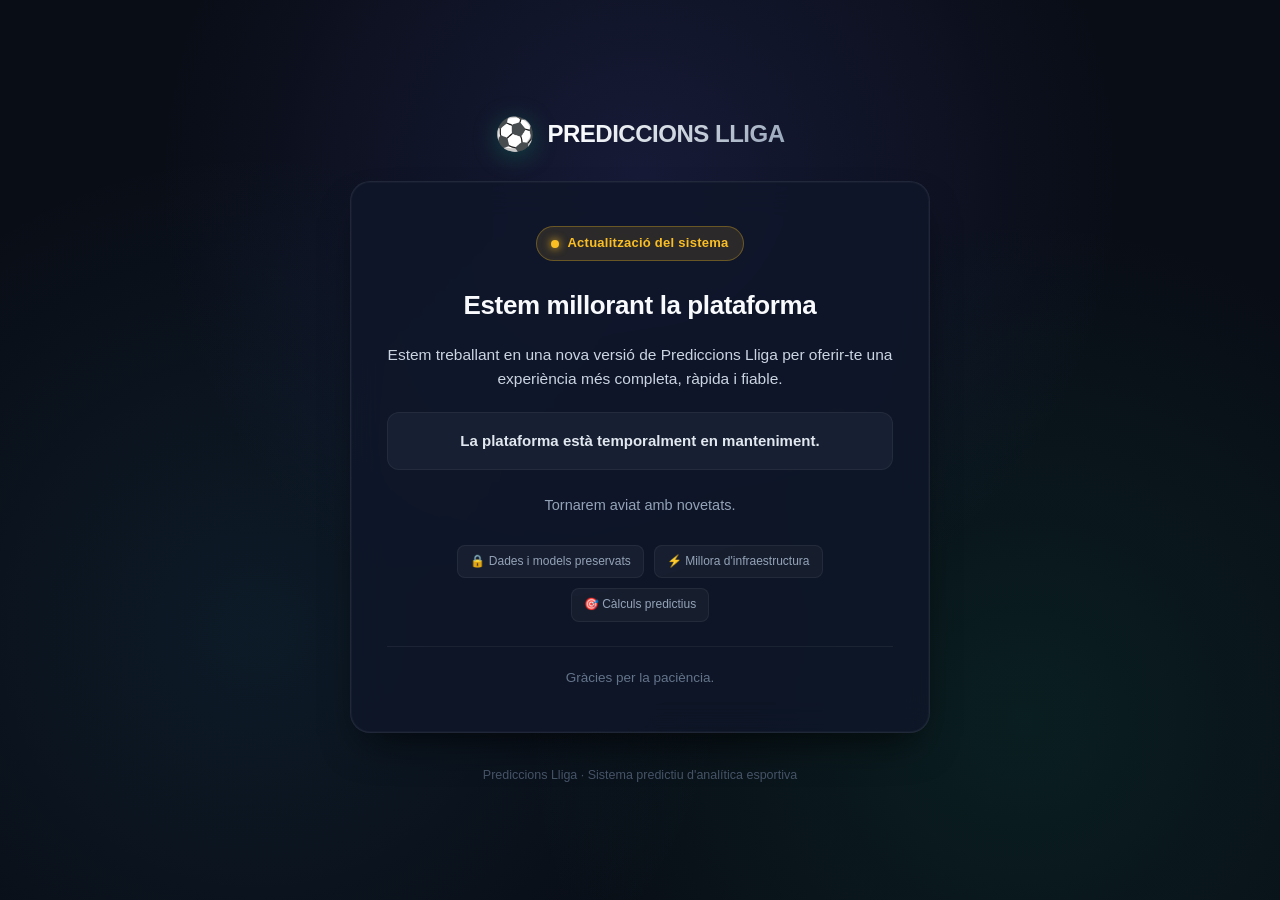
<file: web/maintenance.html>
<!DOCTYPE html>
<html lang="ca">
<head>
  <meta charset="UTF-8">
  <meta name="viewport" content="width=device-width, initial-scale=1.0">
  <title>Manteniment en curs · Prediccions Lliga</title>
  <meta name="description" content="Prediccions Lliga està temporalment en manteniment per actualització i millora del sistema.">
  <meta name="robots" content="noindex, nofollow">
  <link rel="icon" href="data:image/svg+xml,<svg xmlns=%22http://www.w3.org/2000/svg%22 viewBox=%220%22%20width=%2232%22%20height=%2232%22><text y=%2226%22 font-size=%2226%22>⚽</text></svg>">
  <style>
    *, *::before, *::after {
      box-sizing: border-box;
      margin: 0;
      padding: 0;
    }

    body {
      min-height: 100vh;
      display: flex;
      flex-direction: column;
      justify-content: center;
      align-items: center;
      padding: 24px;
      font-family: -apple-system, BlinkMacSystemFont, "Segoe UI", Roboto, Helvetica, Arial, sans-serif;
      background: #090d16;
      background-image:
        radial-gradient(circle at 50% 20%, rgba(99, 102, 241, 0.15) 0%, transparent 50%),
        radial-gradient(circle at 80% 80%, rgba(16, 185, 129, 0.1) 0%, transparent 40%),
        radial-gradient(circle at 20% 70%, rgba(56, 189, 248, 0.08) 0%, transparent 40%);
      color: #f8fafc;
      overflow-x: hidden;
      line-height: 1.6;
    }

    .maintenance-wrapper {
      width: 100%;
      max-width: 580px;
      margin: auto;
      text-align: center;
      animation: fadeIn 0.6s ease-out;
    }

    @keyframes fadeIn {
      from {
        opacity: 0;
        transform: translateY(14px);
      }
      to {
        opacity: 1;
        transform: translateY(0);
      }
    }

    .brand-header {
      display: inline-flex;
      align-items: center;
      gap: 12px;
      margin-bottom: 28px;
    }

    .brand-icon {
      font-size: 32px;
      line-height: 1;
      filter: drop-shadow(0 4px 12px rgba(16, 185, 129, 0.3));
    }

    .brand-title {
      font-size: 24px;
      font-weight: 800;
      letter-spacing: -0.02em;
      background: linear-gradient(135deg, #f8fafc 20%, #94a3b8 100%);
      -webkit-background-clip: text;
      -webkit-text-fill-color: transparent;
    }

    .card {
      background: rgba(15, 23, 42, 0.78);
      backdrop-filter: blur(16px);
      -webkit-backdrop-filter: blur(16px);
      border: 1px solid rgba(255, 255, 255, 0.08);
      border-radius: 20px;
      padding: 44px 36px;
      box-shadow:
        0 20px 40px -15px rgba(0, 0, 0, 0.7),
        0 0 0 1px rgba(255, 255, 255, 0.03) inset;
    }

    @media (max-width: 480px) {
      .card {
        padding: 32px 22px;
      }
      .brand-title {
        font-size: 20px;
      }
    }

    .status-badge {
      display: inline-flex;
      align-items: center;
      gap: 8px;
      padding: 6px 14px;
      background: rgba(251, 191, 36, 0.12);
      border: 1px solid rgba(251, 191, 36, 0.3);
      border-radius: 9999px;
      color: #fbbf24;
      font-size: 13px;
      font-weight: 600;
      letter-spacing: 0.02em;
      margin-bottom: 24px;
    }

    .status-dot {
      width: 8px;
      height: 8px;
      border-radius: 50%;
      background: #fbbf24;
      box-shadow: 0 0 8px #fbbf24;
      animation: pulse 2s infinite ease-in-out;
    }

    @keyframes pulse {
      0%, 100% {
        opacity: 1;
        transform: scale(1);
      }
      50% {
        opacity: 0.4;
        transform: scale(0.85);
      }
    }

    h1.heading {
      font-size: 26px;
      font-weight: 700;
      color: #f8fafc;
      letter-spacing: -0.015em;
      margin-bottom: 16px;
    }

    @media (max-width: 480px) {
      h1.heading {
        font-size: 22px;
      }
    }

    .lead-text {
      color: #cbd5e1;
      font-size: 15.5px;
      margin-bottom: 20px;
    }

    .highlight-box {
      background: rgba(30, 41, 59, 0.6);
      border: 1px solid rgba(255, 255, 255, 0.05);
      border-radius: 12px;
      padding: 16px 20px;
      margin-bottom: 24px;
      color: #e2e8f0;
      font-weight: 600;
      font-size: 15px;
    }

    .sub-text {
      color: #94a3b8;
      font-size: 14.5px;
      margin-bottom: 8px;
    }

    .thanks-text {
      color: #64748b;
      font-size: 13.5px;
      margin-top: 24px;
      padding-top: 20px;
      border-top: 1px solid rgba(255, 255, 255, 0.06);
    }

    .features-pill-row {
      display: flex;
      flex-wrap: wrap;
      justify-content: center;
      gap: 10px;
      margin-top: 28px;
    }

    .feature-pill {
      display: inline-flex;
      align-items: center;
      gap: 6px;
      padding: 6px 12px;
      background: rgba(255, 255, 255, 0.04);
      border: 1px solid rgba(255, 255, 255, 0.06);
      border-radius: 8px;
      font-size: 12px;
      color: #94a3b8;
    }

    .footer {
      margin-top: 32px;
      font-size: 12.5px;
      color: #475569;
    }
  </style>
</head>
<body>
  <div class="maintenance-wrapper">
    <div class="brand-header">
      <span class="brand-icon">⚽</span>
      <span class="brand-title">PREDICCIONS LLIGA</span>
    </div>

    <div class="card">
      <div class="status-badge">
        <span class="status-dot"></span>
        <span>Actualització del sistema</span>
      </div>

      <h1 class="heading">Estem millorant la plataforma</h1>

      <p class="lead-text">
        Estem treballant en una nova versió de Prediccions Lliga per oferir-te una experiència més completa, ràpida i fiable.
      </p>

      <div class="highlight-box">
        La plataforma està temporalment en manteniment.
      </div>

      <p class="sub-text">
        Tornarem aviat amb novetats.
      </p>

      <div class="features-pill-row">
        <span class="feature-pill">🔒 Dades i models preservats</span>
        <span class="feature-pill">⚡ Millora d'infraestructura</span>
        <span class="feature-pill">🎯 Càlculs predictius</span>
      </div>

      <p class="thanks-text">
        Gràcies per la paciència.
      </p>
    </div>

    <div class="footer">
      Prediccions Lliga · Sistema predictiu d'analítica esportiva
    </div>
  </div>
</body>
</html>
</file>
<file: web/style.css>
/* ==========================================================================
   PREDICCIONS DE FUTBOL · DESIGN SYSTEM & STYLESHEET
   Dark Glassmorphism · Premium Modern Aesthetics · Ultra-Responsive
   ========================================================================== */

:root {
  --bg-primary: #0b0f19;
  --bg-secondary: #111827;
  --bg-card: rgba(17, 24, 39, 0.75);
  --bg-card-hover: rgba(31, 41, 55, 0.85);
  --bg-glass: rgba(255, 255, 255, 0.03);
  --border-glass: rgba(255, 255, 255, 0.08);
  --border-glass-hover: rgba(255, 255, 255, 0.18);

  --text-primary: #f8fafc;
  --text-secondary: #94a3b8;
  --text-muted: #64748b;

  --accent-emerald: #10b981;
  --accent-emerald-glow: rgba(16, 185, 129, 0.25);
  --accent-indigo: #6366f1;
  --accent-indigo-glow: rgba(99, 102, 241, 0.25);
  --accent-amber: #f59e0b;
  --accent-amber-glow: rgba(245, 158, 11, 0.25);
  --accent-rose: #f43f5e;
  --accent-rose-glow: rgba(244, 63, 94, 0.25);
  --accent-cyan: #06b6d4;

  --font-display: 'Outfit', sans-serif;
  --font-body: 'Inter', sans-serif;
  --font-mono: 'JetBrains Mono', monospace;

  --shadow-card: 0 10px 30px -10px rgba(0, 0, 0, 0.5);
  --shadow-glow: 0 0 20px -5px;
  --radius-sm: 8px;
  --radius-md: 12px;
  --radius-lg: 18px;
  --radius-full: 9999px;
  --transition: all 0.25s cubic-bezier(0.16, 1, 0.3, 1);
}

* {
  box-sizing: border-box;
  margin: 0;
  padding: 0;
}

body {
  background-color: var(--bg-primary);
  background-image:
    radial-gradient(circle at 15% 10%, rgba(99, 102, 241, 0.08) 0%, transparent 40%),
    radial-gradient(circle at 85% 20%, rgba(16, 185, 129, 0.07) 0%, transparent 35%),
    radial-gradient(circle at 50% 80%, rgba(245, 158, 11, 0.05) 0%, transparent 45%);
  background-attachment: fixed;
  color: var(--text-primary);
  font-family: var(--font-body);
  line-height: 1.6;
  min-height: 100vh;
  display: flex;
  flex-direction: column;
  -webkit-font-smoothing: antialiased;
}

/* ==========================================================================
   HEADER & NAVIGATION
   ========================================================================== */
.app-header {
  position: sticky;
  top: 0;
  z-index: 100;
  background: rgba(11, 15, 25, 0.85);
  backdrop-filter: blur(20px);
  -webkit-backdrop-filter: blur(20px);
  border-bottom: 1px solid var(--border-glass);
}

.header-container {
  max-width: 1400px;
  margin: 0 auto;
  padding: 16px 24px;
  display: flex;
  align-items: center;
  justify-content: space-between;
  gap: 20px;
}

.brand-group {
  display: flex;
  align-items: center;
  gap: 14px;
}

.brand-icon {
  width: 44px;
  height: 44px;
  border-radius: var(--radius-md);
  background: linear-gradient(135deg, #1e293b, #0f172a);
  border: 1px solid var(--border-glass-hover);
  display: flex;
  align-items: center;
  justify-content: center;
  font-size: 22px;
  box-shadow: 0 4px 12px rgba(0, 0, 0, 0.3);
}

.brand-title {
  font-family: var(--font-display);
  font-size: 22px;
  font-weight: 800;
  letter-spacing: -0.5px;
  color: #ffffff;
}

.brand-title .accent-glow {
  color: var(--accent-indigo);
  text-shadow: 0 0 16px var(--accent-indigo-glow);
}

.brand-subtitle {
  font-size: 12px;
  color: var(--text-secondary);
  font-weight: 500;
}

.header-meta {
  display: flex;
  align-items: center;
  gap: 12px;
}

.status-badge {
  display: flex;
  align-items: center;
  gap: 8px;
  background: rgba(16, 185, 129, 0.1);
  border: 1px solid rgba(16, 185, 129, 0.25);
  color: var(--accent-emerald);
  padding: 6px 12px;
  border-radius: var(--radius-full);
  font-size: 12px;
  font-weight: 600;
}

.pulse-dot {
  width: 8px;
  height: 8px;
  border-radius: 50%;
  background-color: var(--accent-emerald);
  box-shadow: 0 0 8px var(--accent-emerald);
  animation: pulse-ring 2s infinite ease-in-out;
}

@keyframes pulse-ring {
  0% { transform: scale(0.95); opacity: 0.8; }
  50% { transform: scale(1.3); opacity: 1; }
  100% { transform: scale(0.95); opacity: 0.8; }
}

.timestamp-badge {
  font-family: var(--font-mono);
  font-size: 12px;
  color: var(--text-muted);
  background: var(--bg-glass);
  border: 1px solid var(--border-glass);
  padding: 6px 12px;
  border-radius: var(--radius-full);
  display: inline-flex;
  align-items: center;
  gap: 6px;
}

.timestamp-mobile {
  display: none;
}

.timestamp-full {
  display: inline;
}

/* Nav Tabs */
.nav-tabs-container {
  max-width: 1400px;
  margin: 0 auto;
  padding: 0 24px;
  overflow-x: auto;
}

.nav-tabs {
  display: flex;
  gap: 6px;
  border-bottom: none;
}

.nav-tab {
  background: transparent;
  border: none;
  border-bottom: 2px solid transparent;
  padding: 12px 18px;
  color: var(--text-secondary);
  font-family: var(--font-body);
  font-size: 14px;
  font-weight: 600;
  display: flex;
  align-items: center;
  gap: 8px;
  cursor: pointer;
  transition: var(--transition);
  white-space: nowrap;
}

.nav-tab:hover {
  color: var(--text-primary);
  background: var(--bg-glass);
}

.nav-tab.active {
  color: #ffffff;
  border-bottom-color: var(--accent-indigo);
  background: rgba(99, 102, 241, 0.08);
}

/* ==========================================================================
   FILTER & SEARCH BAR
   ========================================================================== */
.filter-bar-section {
  background: rgba(17, 24, 39, 0.6);
  border-bottom: 1px solid var(--border-glass);
  padding: 14px 24px;
}

.filter-bar-container {
  max-width: 1400px;
  margin: 0 auto;
  display: flex;
  align-items: center;
  justify-content: space-between;
  flex-wrap: wrap;
  gap: 16px;
}

.league-pills {
  display: flex;
  align-items: center;
  gap: 8px;
  overflow-x: auto;
  padding-bottom: 2px;
}

.pill-btn {
  background: var(--bg-glass);
  border: 1px solid var(--border-glass);
  color: var(--text-secondary);
  padding: 7px 16px;
  border-radius: var(--radius-full);
  font-family: var(--font-body);
  font-size: 13px;
  font-weight: 600;
  cursor: pointer;
  transition: var(--transition);
  white-space: nowrap;
}

.pill-btn:hover {
  background: var(--bg-card-hover);
  color: var(--text-primary);
  border-color: var(--border-glass-hover);
}

.pill-btn.active {
  background: linear-gradient(135deg, #4338ca, #6366f1);
  color: #ffffff;
  border-color: rgba(99, 102, 241, 0.4);
  box-shadow: 0 2px 10px var(--accent-indigo-glow);
}

.search-box {
  display: flex;
  align-items: center;
  background: var(--bg-card);
  border: 1px solid var(--border-glass);
  border-radius: var(--radius-full);
  padding: 6px 16px;
  min-width: 280px;
  transition: var(--transition);
}

.search-box:focus-within {
  border-color: var(--accent-indigo);
  box-shadow: 0 0 12px var(--accent-indigo-glow);
}

.search-box input {
  background: transparent;
  border: none;
  outline: none;
  color: var(--text-primary);
  font-family: var(--font-body);
  font-size: 13px;
  width: 100%;
  padding-left: 8px;
}

.search-box input::placeholder {
  color: var(--text-muted);
}

/* ==========================================================================
   BOOKIE TOGGLE WIDGET (WINAMAX VS BET365)
   ========================================================================== */
.bookie-toggle-wrapper {
  display: flex;
  align-items: center;
  gap: 10px;
  background: rgba(15, 23, 42, 0.75);
  padding: 4px 10px;
  border-radius: var(--radius-full);
  border: 1px solid var(--border-glass);
}

.bookie-toggle-lbl {
  font-size: 11.5px;
  font-weight: 700;
  text-transform: uppercase;
  letter-spacing: 0.5px;
  color: var(--text-muted);
}

.bookie-toggle-group {
  display: inline-flex;
  align-items: center;
  background: rgba(0, 0, 0, 0.4);
  padding: 3px;
  border-radius: var(--radius-full);
  border: 1px solid rgba(255, 255, 255, 0.08);
  gap: 3px;
}

.bookie-pill-btn {
  background: transparent;
  border: none;
  padding: 5px 12px;
  border-radius: var(--radius-full);
  font-family: var(--font-body);
  font-size: 12px;
  font-weight: 600;
  color: var(--text-secondary);
  cursor: pointer;
  transition: all 0.2s cubic-bezier(0.16, 1, 0.3, 1);
  display: inline-flex;
  align-items: center;
  gap: 6px;
  white-space: nowrap;
}

.bookie-pill-btn:hover {
  color: #ffffff;
}

.bookie-pill-btn.active[data-bookie="WINAMAX"],
.bookie-pill-btn.active#btn-bookie-winamax {
  background: linear-gradient(135deg, #b91c1c, #dc2626);
  color: #ffffff;
  font-weight: 700;
  box-shadow: 0 2px 10px rgba(220, 38, 38, 0.45);
}

.bookie-pill-btn.active[data-bookie="BET365"],
.bookie-pill-btn.active#btn-bookie-bet365 {
  background: linear-gradient(135deg, #047857, #10b981);
  color: #ffffff;
  font-weight: 700;
  box-shadow: 0 2px 10px rgba(16, 185, 129, 0.45);
}

.bookie-indicator-dot {
  width: 7px;
  height: 7px;
  border-radius: 50%;
  display: inline-block;
}

.dot-winamax {
  background: #ef4444;
}

.dot-bet365 {
  background: #10b981;
}

/* Bet365 Combo Buttons & Direct Link Box */
.btn-copy-b365 {
  background: rgba(16, 185, 129, 0.15);
  border: 1px solid rgba(16, 185, 129, 0.4);
  color: #34d399;
  font-family: var(--font-body);
  font-weight: 700;
  font-size: 12px;
  border-radius: var(--radius-sm);
  padding: 8px 12px;
  cursor: pointer;
  transition: var(--transition);
  display: inline-flex;
  align-items: center;
  justify-content: center;
  gap: 6px;
}

.btn-copy-b365:hover {
  background: rgba(16, 185, 129, 0.3);
  border-color: #10b981;
  color: #ffffff;
  transform: translateY(-1px);
}

.combo-direct-link.bet365-link {
  background: linear-gradient(135deg, #065f46, #059669);
  color: #ffffff !important;
  border: 1px solid rgba(52, 211, 153, 0.4);
  box-shadow: 0 2px 8px rgba(16, 185, 129, 0.25);
}

.combo-direct-link.bet365-link:hover {
  background: linear-gradient(135deg, #047857, #047857);
  box-shadow: 0 4px 14px rgba(16, 185, 129, 0.4);
}

.bet365-direct-url-box {
  margin-top: 8px;
  padding: 6px 10px;
  background: rgba(16, 185, 129, 0.08);
  border: 1px dashed rgba(16, 185, 129, 0.3);
  border-radius: var(--radius-sm);
  font-size: 11.5px;
  display: flex;
  align-items: center;
  gap: 6px;
  overflow: hidden;
}

.bet365-url-lbl {
  color: #34d399;
  font-weight: 700;
  flex-shrink: 0;
}

.bet365-url-text {
  color: #93c5fd;
  text-decoration: underline;
  overflow: hidden;
  text-overflow: ellipsis;
  white-space: nowrap;
  font-family: var(--font-mono);
  font-size: 11px;
}

.prob-bookie-tag {
  font-size: 10px;
  padding: 1px 6px;
  border-radius: 4px;
  margin-left: 6px;
  font-weight: 700;
  letter-spacing: 0.3px;
}

.prob-bookie-tag.winamax {
  background: rgba(239, 68, 68, 0.15);
  color: #f87171;
  border: 1px solid rgba(239, 68, 68, 0.3);
}

.prob-bookie-tag.bet365 {
  background: rgba(16, 185, 129, 0.15);
  color: #34d399;
  border: 1px solid rgba(16, 185, 129, 0.3);
}

/* ==========================================================================
   MAIN CONTENT & TABS
   ========================================================================== */
.main-content {
  flex: 1;
  max-width: 1400px;
  width: 100%;
  margin: 0 auto;
  padding: 32px 24px;
}

.tab-content {
  display: none;
}

.tab-content.active {
  display: block;
  animation: fadeIn 0.35s ease-out;
}

@keyframes fadeIn {
  from { opacity: 0; transform: translateY(8px); }
  to { opacity: 1; transform: translateY(0); }
}

.section-hero {
  margin-bottom: 28px;
  display: flex;
  justify-content: space-between;
  align-items: flex-end;
  flex-wrap: wrap;
  gap: 16px;
  border-bottom: 1px solid var(--border-glass);
  padding-bottom: 20px;
}

.section-title {
  font-family: var(--font-display);
  font-size: 28px;
  font-weight: 800;
  letter-spacing: -0.5px;
  color: #ffffff;
  margin-bottom: 6px;
}

.section-subtitle {
  color: var(--text-secondary);
  font-size: 14px;
  max-width: 780px;
}

.sub-section-title {
  font-family: var(--font-display);
  font-size: 20px;
  font-weight: 700;
  color: #ffffff;
  margin: 28px 0 16px 0;
  display: flex;
  align-items: center;
  gap: 10px;
}

/* ==========================================================================
   SECTION 1: POWER RÀNQUINGS (ELO TABLES)
   ========================================================================== */
.tables-grid {
  display: flex;
  flex-direction: column;
  gap: 36px;
}

.league-ranking-block {
  background: var(--bg-card);
  backdrop-filter: blur(16px);
  border: 1px solid var(--border-glass);
  border-radius: var(--radius-lg);
  overflow: hidden;
  box-shadow: var(--shadow-card);
}

.league-block-header {
  padding: 16px 20px;
  background: rgba(255, 255, 255, 0.02);
  border-bottom: 1px solid var(--border-glass);
  display: flex;
  align-items: center;
  justify-content: space-between;
}

.league-name-heading {
  font-family: var(--font-display);
  font-size: 18px;
  font-weight: 700;
  color: #ffffff;
  display: flex;
  align-items: center;
  gap: 10px;
}

.table-responsive {
  overflow-x: auto;
}

.elo-table {
  width: 100%;
  border-collapse: collapse;
  text-align: left;
  font-size: 13.5px;
}

.elo-table th {
  background: rgba(15, 23, 42, 0.8);
  color: var(--text-muted);
  font-weight: 600;
  text-transform: uppercase;
  font-size: 11px;
  letter-spacing: 0.5px;
  padding: 12px 16px;
  border-bottom: 1px solid var(--border-glass);
}

.elo-table td {
  padding: 12px 16px;
  border-bottom: 1px solid rgba(255, 255, 255, 0.04);
  color: var(--text-primary);
}

.elo-table tr:hover td {
  background: var(--bg-card-hover);
}

.rank-cell {
  font-family: var(--font-mono);
  font-weight: 700;
  color: var(--text-muted);
  width: 40px;
}

.rank-top {
  color: #fbbf24;
}

.team-cell {
  font-weight: 600;
  display: flex;
  align-items: center;
  gap: 10px;
}

.elo-badge {
  font-family: var(--font-mono);
  font-weight: 700;
  color: var(--accent-indigo);
  background: rgba(99, 102, 241, 0.1);
  border: 1px solid rgba(99, 102, 241, 0.2);
  padding: 3px 8px;
  border-radius: var(--radius-sm);
  display: inline-block;
}

.form-pill-group {
  display: flex;
  gap: 4px;
}

.form-pill {
  width: 20px;
  height: 20px;
  border-radius: 4px;
  display: flex;
  align-items: center;
  justify-content: center;
  font-size: 10px;
  font-weight: 700;
  font-family: var(--font-mono);
}

.form-w { background: #059669; color: #ffffff; }
.form-d { background: #475569; color: #ffffff; }
.form-l { background: #dc2626; color: #ffffff; }

/* ==========================================================================
   SECTION 2: PREDICCIONS DE JORNADA (MATCH CARDS)
   ========================================================================== */
.matches-grid {
  display: grid;
  grid-template-columns: repeat(auto-fill, minmax(420px, 1fr));
  gap: 20px;
}

.match-card {
  background: var(--bg-card);
  backdrop-filter: blur(16px);
  border: 1px solid var(--border-glass);
  border-radius: var(--radius-lg);
  padding: 20px;
  box-shadow: var(--shadow-card);
  transition: var(--transition);
  display: flex;
  flex-direction: column;
  gap: 16px;
}

.match-card:hover {
  border-color: var(--border-glass-hover);
  transform: translateY(-3px);
  box-shadow: 0 14px 34px -10px rgba(0, 0, 0, 0.7);
}

.match-card-header {
  display: flex;
  justify-content: space-between;
  align-items: center;
  font-size: 12px;
  color: var(--text-muted);
  border-bottom: 1px solid var(--border-glass);
  padding-bottom: 10px;
}

.match-league-tag {
  background: var(--bg-glass);
  border: 1px solid var(--border-glass);
  padding: 3px 8px;
  border-radius: var(--radius-sm);
  color: var(--text-secondary);
  font-weight: 600;
}

.matchup-row {
  display: flex;
  align-items: center;
  justify-content: space-between;
  gap: 12px;
}

.team-box {
  flex: 1;
}

.team-box.away {
  text-align: right;
}

.team-name {
  font-family: var(--font-display);
  font-size: 16px;
  font-weight: 700;
  color: #ffffff;
}

.team-elo-sub {
  font-family: var(--font-mono);
  font-size: 11px;
  color: var(--text-muted);
}

.vs-badge {
  font-family: var(--font-mono);
  font-size: 11px;
  font-weight: 700;
  background: rgba(255, 255, 255, 0.05);
  border: 1px solid var(--border-glass);
  padding: 4px 8px;
  border-radius: var(--radius-full);
  color: var(--text-muted);
}

/* 1X2 Probabilities Bar */
.prob-bar-container {
  display: flex;
  flex-direction: column;
  gap: 6px;
}

.prob-labels-row {
  display: flex;
  justify-content: space-between;
  font-size: 12px;
  font-family: var(--font-mono);
  font-weight: 600;
}

.prob-1 { color: var(--accent-emerald); }
.prob-x { color: var(--accent-amber); }
.prob-2 { color: var(--accent-cyan); }

.prob-bar {
  height: 8px;
  border-radius: var(--radius-full);
  display: flex;
  overflow: hidden;
  background: #1e293b;
}

.bar-segment-1 { background: var(--accent-emerald); height: 100%; }
.bar-segment-x { background: var(--accent-amber); height: 100%; }
.bar-segment-2 { background: var(--accent-cyan); height: 100%; }

/* Stats Mini Grid */
.match-stats-grid {
  display: grid;
  grid-template-columns: repeat(3, 1fr);
  gap: 8px;
  background: rgba(0, 0, 0, 0.25);
  padding: 10px;
  border-radius: var(--radius-md);
  border: 1px solid rgba(255, 255, 255, 0.04);
  text-align: center;
}

.stat-item-label {
  font-size: 10.5px;
  text-transform: uppercase;
  color: var(--text-muted);
  letter-spacing: 0.3px;
}

.stat-item-val {
  font-family: var(--font-mono);
  font-size: 13.5px;
  font-weight: 700;
  color: var(--text-primary);
  margin-top: 2px;
}

/* Verdict Pill */
.verdict-pill {
  background: rgba(99, 102, 241, 0.12);
  border: 1px solid rgba(99, 102, 241, 0.25);
  color: #c7d2fe;
  padding: 8px 12px;
  border-radius: var(--radius-md);
  font-size: 12.5px;
  font-weight: 600;
  display: flex;
  align-items: center;
  justify-content: space-between;
}

.referee-tag {
  font-size: 11px;
  color: var(--text-muted);
  display: flex;
  align-items: center;
  gap: 6px;
}

/* ==========================================================================
   SECTION 3: VALUE BETS (+EV%)
   ========================================================================== */
.value-bets-grid {
  display: grid;
  grid-template-columns: repeat(auto-fill, minmax(360px, 1fr));
  gap: 18px;
}

.value-card {
  background: var(--bg-card);
  backdrop-filter: blur(16px);
  border: 1px solid var(--border-glass);
  border-radius: var(--radius-lg);
  padding: 20px;
  box-shadow: var(--shadow-card);
  transition: var(--transition);
  position: relative;
  overflow: hidden;
}

.value-card:hover {
  border-color: rgba(16, 185, 129, 0.4);
  transform: translateY(-3px);
  box-shadow: 0 12px 28px -8px var(--accent-emerald-glow);
}

.value-edge-glow {
  position: absolute;
  top: 0;
  right: 0;
  background: linear-gradient(135deg, #059669, #10b981);
  color: #ffffff;
  padding: 4px 12px;
  border-bottom-left-radius: var(--radius-md);
  font-family: var(--font-mono);
  font-size: 12px;
  font-weight: 700;
  box-shadow: 0 2px 8px var(--accent-emerald-glow);
}

.value-matchup {
  font-family: var(--font-display);
  font-size: 15px;
  font-weight: 700;
  color: #ffffff;
  margin-bottom: 4px;
}

.value-card-date {
  display: inline-flex;
  align-items: center;
  gap: 5px;
  font-size: 11.5px;
  font-weight: 600;
  color: var(--accent-cyan);
  background: rgba(6, 182, 212, 0.1);
  border: 1px solid rgba(6, 182, 212, 0.25);
  border-radius: 6px;
  padding: 2px 8px;
  margin-bottom: 8px;
  font-family: var(--font-sans);
}

.value-selection {
  font-size: 14px;
  font-weight: 600;
  color: var(--accent-emerald);
  margin-bottom: 12px;
}

.value-metrics-row {
  display: grid;
  grid-template-columns: repeat(4, 1fr);
  gap: 8px;
  background: rgba(0, 0, 0, 0.25);
  border-radius: var(--radius-md);
  padding: 10px;
  margin-bottom: 14px;
  text-align: center;
}

.btn-winamax {
  display: inline-flex;
  align-items: center;
  justify-content: center;
  gap: 6px;
  text-align: center;
  background: linear-gradient(135deg, #b91c1c, #dc2626);
  color: #ffffff;
  text-decoration: none;
  border: none;
  cursor: pointer;
  padding: 8px 14px;
  border-radius: var(--radius-md);
  font-size: 12.5px;
  font-weight: 700;
  transition: var(--transition);
}

.btn-winamax:hover {
  background: linear-gradient(135deg, #dc2626, #ef4444);
  box-shadow: 0 4px 12px rgba(220, 38, 38, 0.4);
}

.btn-secondary {
  display: inline-flex;
  align-items: center;
  justify-content: center;
  gap: 6px;
  background: rgba(255, 255, 255, 0.06);
  color: var(--text-primary);
  border: 1px solid var(--border-glass-hover);
  padding: 8px 14px;
  border-radius: var(--radius-md);
  font-size: 12.5px;
  font-weight: 600;
  cursor: pointer;
  transition: var(--transition);
}

.btn-secondary:hover {
  background: rgba(255, 255, 255, 0.12);
  border-color: rgba(255, 255, 255, 0.3);
  color: #ffffff;
}

/* ==========================================================================
   SECTION 4: COMBINADES RECOMANADES (6 PER LLIGA)
   ========================================================================== */
.stake-policy-badge {
  background: rgba(245, 158, 11, 0.1);
  border: 1px solid rgba(245, 158, 11, 0.25);
  color: var(--accent-amber);
  padding: 8px 16px;
  border-radius: var(--radius-full);
  font-size: 13px;
  font-weight: 500;
}

.combos-container {
  display: flex;
  flex-direction: column;
  gap: 36px;
}

.combos-league-wrapper {
  background: var(--bg-card);
  border: 1px solid var(--border-glass);
  border-radius: var(--radius-lg);
  padding: 24px;
  box-shadow: var(--shadow-card);
}

.combos-grid {
  display: grid;
  grid-template-columns: repeat(auto-fill, minmax(380px, 1fr));
  gap: 20px;
  margin-top: 16px;
}

.combo-card {
  background: rgba(15, 23, 42, 0.6);
  border: 1px solid var(--border-glass);
  border-radius: var(--radius-md);
  padding: 18px;
  display: flex;
  flex-direction: column;
  justify-content: space-between;
  gap: 14px;
  transition: var(--transition);
}

.combo-card:hover {
  border-color: var(--border-glass-hover);
  transform: translateY(-2px);
}

.combo-card.safe {
  border-left: 4px solid var(--accent-emerald);
}

.combo-card.semi {
  border-left: 4px solid var(--accent-amber);
}

.combo-card.risky {
  border-left: 4px solid var(--accent-rose);
}

.combo-header {
  display: flex;
  justify-content: space-between;
  align-items: flex-start;
  gap: 10px;
}

.combo-title {
  font-family: var(--font-display);
  font-size: 15px;
  font-weight: 700;
  color: #ffffff;
}

.combo-odd-pill {
  font-family: var(--font-mono);
  font-size: 14px;
  font-weight: 800;
  padding: 4px 10px;
  border-radius: var(--radius-full);
  white-space: nowrap;
}

.odd-safe { background: rgba(16, 185, 129, 0.15); color: var(--accent-emerald); border: 1px solid rgba(16, 185, 129, 0.3); }
.odd-semi { background: rgba(245, 158, 11, 0.15); color: var(--accent-amber); border: 1px solid rgba(245, 158, 11, 0.3); }
.odd-risky { background: rgba(244, 63, 94, 0.15); color: var(--accent-rose); border: 1px solid rgba(244, 63, 94, 0.3); }

.combo-legs-list {
  list-style: none;
  display: flex;
  flex-direction: column;
  gap: 8px;
}

.combo-leg-item {
  background: rgba(0, 0, 0, 0.25);
  border: 1px solid rgba(255, 255, 255, 0.04);
  border-radius: var(--radius-sm);
  padding: 8px 10px;
  font-size: 12.5px;
  display: flex;
  justify-content: space-between;
  align-items: center;
  gap: 8px;
}

.leg-desc {
  flex: 1;
}

.leg-matchup {
  color: var(--text-secondary);
  font-size: 11px;
}

.leg-name {
  color: var(--text-primary);
  font-weight: 600;
}

.leg-odds-box {
  display: flex;
  flex-direction: column;
  align-items: flex-end;
  gap: 3px;
  min-width: 75px;
}

.leg-odd {
  font-family: var(--font-mono);
  font-size: 12.5px;
  font-weight: 700;
  color: #ffffff;
  background: rgba(99, 102, 241, 0.2);
  border: 1px solid rgba(99, 102, 241, 0.35);
  padding: 2px 7px;
  border-radius: 4px;
  white-space: nowrap;
}

.leg-prob-pill {
  font-family: var(--font-mono);
  font-size: 11px;
  font-weight: 700;
  color: var(--accent-emerald);
  background: rgba(16, 185, 129, 0.12);
  border: 1px solid rgba(16, 185, 129, 0.25);
  padding: 1px 6px;
  border-radius: 4px;
  white-space: nowrap;
}

.combo-joint-prob-pill {
  font-family: var(--font-mono);
  font-size: 11px;
  font-weight: 700;
  background: rgba(16, 185, 129, 0.15);
  color: var(--accent-emerald);
  border: 1px solid rgba(16, 185, 129, 0.35);
  border-radius: var(--radius-full);
  padding: 2px 8px;
  display: inline-flex;
  align-items: center;
  gap: 4px;
}

.combo-joint-prob-pill strong {
  color: #34d399;
}

.booster-pill {
  font-family: var(--font-mono);
  font-size: 10px;
  font-weight: 700;
  background: linear-gradient(135deg, rgba(239, 68, 68, 0.25), rgba(245, 158, 11, 0.25));
  color: #fca5a5;
  border: 1px solid rgba(239, 68, 68, 0.4);
  border-radius: var(--radius-full);
  padding: 2px 7px;
  display: inline-flex;
  align-items: center;
  gap: 4px;
}

.leg-category-tag {
  font-family: var(--font-sans);
  font-size: 9.5px;
  font-weight: 700;
  text-transform: uppercase;
  letter-spacing: 0.03em;
  background: rgba(255, 255, 255, 0.07);
  color: var(--text-secondary);
  border: 1px solid rgba(255, 255, 255, 0.1);
  padding: 1px 5px;
  border-radius: 4px;
}

.combo-footer {
  border-top: 1px solid var(--border-glass);
  padding-top: 12px;
  display: flex;
  justify-content: space-between;
  align-items: center;
  font-size: 12px;
}

.stake-info {
  color: var(--text-secondary);
}

.stake-info strong {
  color: var(--text-primary);
  font-family: var(--font-mono);
}

.payout-info {
  font-family: var(--font-mono);
  font-weight: 700;
  color: var(--accent-emerald);
}

/* ==========================================================================
   SECTION 5: RECOMPTE DE DINERS ("QUÈ HAGUÉS PASSAT SI...")
   ========================================================================== */
.kpi-grid {
  display: grid;
  grid-template-columns: repeat(auto-fit, minmax(220px, 1fr));
  gap: 16px;
  margin-bottom: 32px;
}

.kpi-card {
  background: var(--bg-card);
  backdrop-filter: blur(16px);
  border: 1px solid var(--border-glass);
  border-radius: var(--radius-lg);
  padding: 20px;
  box-shadow: var(--shadow-card);
  position: relative;
  overflow: hidden;
}

.kpi-card.highlight {
  border-color: rgba(16, 185, 129, 0.4);
  background: linear-gradient(135deg, rgba(16, 185, 129, 0.08), rgba(17, 24, 39, 0.8));
}

.kpi-card.loss {
  border-color: rgba(244, 63, 94, 0.4);
}

.kpi-icon {
  font-size: 24px;
  margin-bottom: 8px;
}

.kpi-label {
  font-size: 12px;
  text-transform: uppercase;
  color: var(--text-muted);
  font-weight: 600;
  letter-spacing: 0.5px;
}

.kpi-value {
  font-family: var(--font-mono);
  font-size: 28px;
  font-weight: 800;
  color: #ffffff;
  margin-top: 4px;
}

.kpi-value.positive {
  color: var(--accent-emerald);
  text-shadow: 0 0 16px var(--accent-emerald-glow);
}

.kpi-value.negative {
  color: var(--accent-rose);
}

.kpi-sub {
  font-size: 12px;
  color: var(--text-secondary);
  margin-top: 4px;
}

/* ==========================================================================
   BANKROLL SIMULATOR & UNIT CUSTOMIZER
   ========================================================================== */
.bankroll-sim-card {
  background: linear-gradient(135deg, rgba(30, 41, 59, 0.7) 0%, rgba(15, 23, 42, 0.85) 100%);
  border: 1px solid rgba(99, 102, 241, 0.25);
  border-radius: var(--radius-lg);
  padding: 24px;
  margin-bottom: 32px;
  box-shadow: 0 12px 32px -8px rgba(0, 0, 0, 0.5), 0 0 20px -5px rgba(99, 102, 241, 0.15);
  position: relative;
  overflow: hidden;
}

.bankroll-sim-card::before {
  content: '';
  position: absolute;
  top: 0;
  left: 0;
  right: 0;
  height: 3px;
  background: linear-gradient(90deg, var(--accent-emerald), var(--accent-indigo), var(--accent-amber));
}

.sim-card-header {
  display: flex;
  justify-content: space-between;
  align-items: flex-start;
  flex-wrap: wrap;
  gap: 18px;
  margin-bottom: 22px;
}

.sim-badge-tag {
  display: inline-block;
  font-family: var(--font-mono);
  font-size: 11px;
  font-weight: 700;
  letter-spacing: 0.05em;
  color: var(--accent-indigo);
  background: rgba(99, 102, 241, 0.15);
  border: 1px solid rgba(99, 102, 241, 0.3);
  padding: 3px 10px;
  border-radius: var(--radius-full);
  margin-bottom: 8px;
}

.sim-title {
  font-family: var(--font-display);
  font-size: 20px;
  font-weight: 700;
  color: #ffffff;
  margin-bottom: 6px;
}

.sim-subtitle {
  color: var(--text-secondary);
  font-size: 13.5px;
  max-width: 720px;
  line-height: 1.5;
}

.sim-subtitle strong {
  color: #ffffff;
}

.sim-actions-group {
  display: flex;
  align-items: center;
  gap: 10px;
  flex-wrap: wrap;
}

.btn-sim-primary {
  background: linear-gradient(135deg, #4f46e5, #6366f1);
  color: #ffffff;
  border: 1px solid rgba(99, 102, 241, 0.5);
  padding: 10px 18px;
  border-radius: var(--radius-md);
  font-family: var(--font-body);
  font-size: 13px;
  font-weight: 700;
  cursor: pointer;
  display: inline-flex;
  align-items: center;
  gap: 8px;
  box-shadow: 0 4px 15px var(--accent-indigo-glow);
  transition: var(--transition);
}

.btn-sim-primary:hover {
  background: linear-gradient(135deg, #4338ca, #4f46e5);
  transform: translateY(-1px);
  box-shadow: 0 6px 20px var(--accent-indigo-glow);
}

.btn-sim-primary:active {
  transform: translateY(0);
}

.btn-sim-secondary {
  background: rgba(255, 255, 255, 0.05);
  color: var(--text-secondary);
  border: 1px solid var(--border-glass);
  padding: 10px 16px;
  border-radius: var(--radius-md);
  font-family: var(--font-body);
  font-size: 13px;
  font-weight: 600;
  cursor: pointer;
  display: inline-flex;
  align-items: center;
  gap: 6px;
  transition: var(--transition);
}

.btn-sim-secondary:hover {
  background: rgba(255, 255, 255, 0.1);
  color: var(--text-primary);
  border-color: var(--border-glass-hover);
}

.sim-units-grid {
  display: grid;
  grid-template-columns: repeat(auto-fit, minmax(260px, 1fr));
  gap: 16px;
}

.sim-unit-card {
  background: rgba(11, 15, 25, 0.6);
  border: 1px solid var(--border-glass);
  border-radius: var(--radius-md);
  padding: 16px;
  display: flex;
  flex-direction: column;
  justify-content: space-between;
  gap: 14px;
  transition: var(--transition);
}

.sim-unit-card:hover {
  border-color: var(--border-glass-hover);
  background: rgba(15, 23, 42, 0.7);
}

.sim-unit-head {
  display: flex;
  align-items: flex-start;
  gap: 12px;
}

.sim-icon {
  font-size: 24px;
  line-height: 1;
}

.sim-unit-title {
  font-family: var(--font-display);
  font-size: 15px;
  font-weight: 700;
  color: #ffffff;
  margin-bottom: 2px;
}

.sim-unit-desc {
  font-size: 12px;
  color: var(--text-muted);
}

.sim-input-wrapper {
  display: flex;
  align-items: center;
  justify-content: space-between;
  gap: 12px;
  padding-top: 10px;
  border-top: 1px solid rgba(255, 255, 255, 0.05);
}

.sim-input-wrapper label {
  font-size: 12.5px;
  font-weight: 600;
  color: var(--text-secondary);
}

.sim-input-box {
  display: inline-flex;
  align-items: center;
  background: rgba(0, 0, 0, 0.35);
  border: 1px solid var(--border-glass);
  border-radius: var(--radius-sm);
  padding: 4px 10px;
  gap: 6px;
  transition: var(--transition);
}

.sim-input-box:focus-within {
  border-color: var(--accent-indigo);
  box-shadow: 0 0 10px var(--accent-indigo-glow);
}

.sim-input-box input {
  background: transparent;
  border: none;
  outline: none;
  font-family: var(--font-mono);
  font-size: 15px;
  font-weight: 700;
  color: #ffffff;
  width: 65px;
  text-align: right;
}

.sim-input-box .currency-symbol {
  font-family: var(--font-mono);
  font-size: 14px;
  font-weight: 700;
  color: var(--accent-indigo);
}

.sim-status-banner {
  margin-top: 16px;
  background: rgba(99, 102, 241, 0.12);
  border: 1px solid rgba(99, 102, 241, 0.3);
  border-radius: var(--radius-sm);
  padding: 10px 16px;
  display: flex;
  align-items: center;
  gap: 10px;
  font-size: 13px;
  color: #c7d2fe;
}

.sim-banner-reset {
  margin-left: auto;
  background: transparent;
  border: none;
  color: var(--accent-cyan);
  text-decoration: underline;
  cursor: pointer;
  font-size: 12px;
  font-weight: 600;
}

/* Profiles Breakdown Grid */
.profiles-cards-grid {
  display: grid;
  grid-template-columns: repeat(auto-fit, minmax(320px, 1fr));
  gap: 20px;
  margin-bottom: 36px;
}

.profile-card {
  background: var(--bg-card);
  border: 1px solid var(--border-glass);
  border-radius: var(--radius-md);
  padding: 20px;
}

.profile-card-header {
  display: flex;
  justify-content: space-between;
  align-items: center;
  margin-bottom: 14px;
}

.profile-card-title {
  font-family: var(--font-display);
  font-size: 16px;
  font-weight: 700;
  color: #ffffff;
}

.profile-unit-badge {
  font-family: var(--font-mono);
  font-size: 12px;
  background: var(--bg-glass);
  border: 1px solid var(--border-glass);
  padding: 3px 8px;
  border-radius: var(--radius-full);
}

.profile-stats-row {
  display: grid;
  grid-template-columns: repeat(3, 1fr);
  gap: 10px;
  text-align: center;
  background: rgba(0, 0, 0, 0.2);
  padding: 12px;
  border-radius: var(--radius-sm);
}

/* Ledger Rounds List */
.ledger-list {
  display: flex;
  flex-direction: column;
  gap: 16px;
}

.ledger-round-card {
  background: var(--bg-card);
  border: 1px solid var(--border-glass);
  border-radius: var(--radius-md);
  overflow: hidden;
  box-shadow: var(--shadow-card);
}

.ledger-round-header {
  padding: 16px 20px;
  display: flex;
  justify-content: space-between;
  align-items: center;
  cursor: pointer;
  background: rgba(255, 255, 255, 0.02);
  transition: var(--transition);
}

.ledger-round-header:hover {
  background: var(--bg-card-hover);
}

.ledger-round-title {
  font-family: var(--font-display);
  font-size: 16px;
  font-weight: 700;
  color: #ffffff;
  display: flex;
  align-items: center;
  gap: 10px;
}

.ledger-round-metrics {
  display: flex;
  align-items: center;
  gap: 16px;
  font-family: var(--font-mono);
  font-size: 13.5px;
}

.status-won-tag {
  background: rgba(16, 185, 129, 0.15);
  color: var(--accent-emerald);
  border: 1px solid rgba(16, 185, 129, 0.3);
  padding: 3px 8px;
  border-radius: var(--radius-sm);
  font-weight: 700;
}

.status-lost-tag {
  background: rgba(244, 63, 94, 0.15);
  color: var(--accent-rose);
  border: 1px solid rgba(244, 63, 94, 0.3);
  padding: 3px 8px;
  border-radius: var(--radius-sm);
  font-weight: 700;
}

.status-pending-tag {
  background: rgba(245, 158, 11, 0.15);
  color: var(--accent-amber);
  border: 1px solid rgba(245, 158, 11, 0.3);
  padding: 3px 8px;
  border-radius: var(--radius-sm);
  font-weight: 700;
}

.ledger-round-details {
  padding: 16px 20px;
  border-top: 1px solid var(--border-glass);
  display: none;
  background: rgba(0, 0, 0, 0.15);
}

.ledger-round-details.open {
  display: block;
}

/* Customizer strip inside each round */
.round-customizer-toolbar {
  background: rgba(255, 255, 255, 0.03);
  border: 1px solid var(--border-glass);
  border-radius: var(--radius-sm);
  padding: 12px 16px;
  margin-bottom: 14px;
  display: flex;
  align-items: center;
  justify-content: space-between;
  flex-wrap: wrap;
  gap: 12px;
}

.round-customizer-info {
  display: flex;
  flex-direction: column;
  gap: 2px;
}

.round-customizer-tag {
  font-family: var(--font-mono);
  font-size: 11px;
  font-weight: 700;
  color: var(--accent-amber);
  letter-spacing: 0.04em;
}

.round-customizer-desc {
  font-size: 12px;
  color: var(--text-secondary);
}

.round-customizer-controls {
  display: flex;
  align-items: center;
  gap: 8px;
  flex-wrap: wrap;
}

.round-input-chip {
  display: inline-flex;
  align-items: center;
  background: rgba(0, 0, 0, 0.35);
  border: 1px solid var(--border-glass);
  border-radius: var(--radius-sm);
  padding: 4px 8px;
  gap: 5px;
  font-size: 12px;
  color: var(--text-secondary);
}

.round-input-chip input {
  background: transparent;
  border: none;
  outline: none;
  font-family: var(--font-mono);
  font-size: 13px;
  font-weight: 700;
  color: #ffffff;
  width: 48px;
  text-align: right;
}

.btn-round-apply {
  background: linear-gradient(135deg, rgba(245, 158, 11, 0.25), rgba(245, 158, 11, 0.15));
  border: 1px solid rgba(245, 158, 11, 0.4);
  color: #fde68a;
  padding: 6px 14px;
  border-radius: var(--radius-sm);
  font-family: var(--font-body);
  font-size: 12px;
  font-weight: 700;
  cursor: pointer;
  transition: var(--transition);
}

.btn-round-apply:hover {
  background: rgba(245, 158, 11, 0.35);
  border-color: rgba(245, 158, 11, 0.6);
  transform: translateY(-1px);
}

/* Ledger Combo Card */
.round-combos-ledger-list {
  display: flex;
  flex-direction: column;
  gap: 12px;
}

.ledger-combo-card {
  background: rgba(255, 255, 255, 0.02);
  border: 1px solid var(--border-glass);
  border-radius: var(--radius-md);
  padding: 14px;
  transition: var(--transition);
}

.ledger-combo-card:hover {
  border-color: var(--border-glass-hover);
  background: rgba(255, 255, 255, 0.035);
}

.ledger-combo-header {
  display: flex;
  justify-content: space-between;
  align-items: center;
  flex-wrap: wrap;
  gap: 12px;
  margin-bottom: 10px;
}

.ledger-combo-main-info {
  display: flex;
  align-items: center;
  gap: 10px;
}

.combo-profile-pill {
  font-family: var(--font-display);
  font-size: 13px;
  font-weight: 700;
  color: #ffffff;
  padding: 3px 10px;
  border-radius: var(--radius-sm);
}

.combo-profile-pill.pill-safe {
  background: rgba(16, 185, 129, 0.2);
  border: 1px solid rgba(16, 185, 129, 0.35);
  color: #34d399;
}

.combo-profile-pill.pill-semi {
  background: rgba(245, 158, 11, 0.2);
  border: 1px solid rgba(245, 158, 11, 0.35);
  color: #fbbf24;
}

.combo-profile-pill.pill-risky {
  background: rgba(244, 63, 94, 0.2);
  border: 1px solid rgba(244, 63, 94, 0.35);
  color: #fb7185;
}

.combo-odd-tag {
  font-family: var(--font-mono);
  font-size: 13px;
  font-weight: 700;
  color: #ffffff;
  background: rgba(99, 102, 241, 0.15);
  border: 1px solid rgba(99, 102, 241, 0.3);
  padding: 2px 8px;
  border-radius: var(--radius-sm);
}

.ledger-combo-inputs-bar {
  display: flex;
  align-items: center;
  flex-wrap: wrap;
  gap: 12px;
}

.combo-stake-field {
  display: inline-flex;
  align-items: center;
  gap: 6px;
  font-size: 12px;
  color: var(--text-secondary);
}

.combo-num-input-wrap {
  display: inline-flex;
  align-items: center;
  background: rgba(0, 0, 0, 0.35);
  border: 1px solid var(--border-glass);
  border-radius: var(--radius-sm);
  padding: 2px 8px;
  gap: 4px;
}

.combo-num-input-wrap:focus-within {
  border-color: var(--accent-indigo);
  box-shadow: 0 0 8px var(--accent-indigo-glow);
}

.combo-stake-input {
  background: transparent;
  border: none;
  outline: none;
  font-family: var(--font-mono);
  font-size: 13px;
  font-weight: 700;
  color: #ffffff;
  width: 50px;
  text-align: right;
}

.combo-sim-field {
  display: inline-flex;
  align-items: center;
  gap: 6px;
  font-size: 12px;
  color: var(--text-secondary);
}

.combo-sim-select {
  background: rgba(0, 0, 0, 0.45);
  border: 1px solid var(--border-glass);
  color: var(--text-primary);
  font-size: 12px;
  border-radius: var(--radius-sm);
  padding: 3px 8px;
  outline: none;
  cursor: pointer;
  transition: var(--transition);
}

.combo-sim-select:focus {
  border-color: var(--accent-indigo);
}

.combo-badge-container {
  display: inline-flex;
  align-items: center;
}

.combo-legs-mini-list {
  list-style: none;
  padding-left: 0;
  margin-top: 8px;
  display: flex;
  flex-direction: column;
  gap: 4px;
  border-top: 1px solid rgba(255, 255, 255, 0.04);
  padding-top: 8px;
}

.combo-leg-mini-item {
  display: flex;
  justify-content: space-between;
  align-items: center;
  font-size: 12px;
  padding: 3px 6px;
  border-radius: 4px;
  background: rgba(0, 0, 0, 0.15);
}

.leg-mini-matchup {
  color: var(--text-secondary);
}

.leg-mini-matchup strong {
  color: var(--text-primary);
}

.leg-mini-result {
  font-family: var(--font-mono);
  font-size: 11px;
  font-weight: 700;
  padding: 1px 6px;
  border-radius: 4px;
}

.leg-mini-result.res-won {
  color: var(--accent-emerald);
  background: rgba(16, 185, 129, 0.15);
}

.leg-mini-result.res-lost {
  color: var(--accent-rose);
  background: rgba(244, 63, 94, 0.15);
}

.leg-mini-result.res-pending {
  color: var(--accent-amber);
  background: rgba(245, 158, 11, 0.12);
}

/* ==========================================================================
   FOOTER
   ========================================================================== */
.app-footer {
  background: rgba(11, 15, 25, 0.95);
  border-top: 1px solid var(--border-glass);
  padding: 24px;
  margin-top: auto;
}

.footer-container {
  max-width: 1400px;
  margin: 0 auto;
  display: flex;
  justify-content: space-between;
  align-items: center;
  flex-wrap: wrap;
  gap: 16px;
}

.footer-title {
  font-family: var(--font-display);
  font-size: 14px;
  font-weight: 700;
  color: #ffffff;
}

.footer-desc {
  font-size: 12px;
  color: var(--text-muted);
}

.footer-copy {
  font-size: 12px;
  color: var(--text-secondary);
}

/* Responsive adjustments */
@media (max-width: 768px) {
  .matches-grid, .combos-grid, .value-bets-grid {
    grid-template-columns: 1fr;
  }

  .kpi-grid {
    grid-template-columns: 1fr 1fr;
  }
}

/* ==========================================================================
   SECTION 6: NOVETATS I TIMELINE CHANGELOG
   ========================================================================== */
.timeline-container {
  max-width: 900px;
  margin: 0 auto;
  display: flex;
  flex-direction: column;
  gap: 20px;
}

.timeline-entry {
  display: flex;
  gap: 16px;
  background: var(--bg-card);
  backdrop-filter: blur(16px);
  border: 1px solid var(--border-glass);
  border-radius: var(--radius-lg);
  padding: 20px 24px;
  box-shadow: var(--shadow-card);
  transition: all 0.2s ease;
}

.timeline-entry.latest-entry {
  border-color: rgba(99, 102, 241, 0.4);
  background: linear-gradient(135deg, rgba(99, 102, 241, 0.05), rgba(17, 24, 39, 0.8));
}

.timeline-entry:hover {
  border-color: var(--border-glass-hover);
  transform: translateY(-2px);
}

.timeline-marker {
  display: flex;
  align-items: flex-start;
  padding-top: 6px;
}

.timeline-dot {
  width: 12px;
  height: 12px;
  border-radius: 50%;
  background: var(--accent-indigo);
  box-shadow: 0 0 10px var(--accent-indigo-glow);
}

.timeline-entry.latest-entry .timeline-dot {
  background: var(--accent-emerald);
  box-shadow: 0 0 12px var(--accent-emerald-glow);
}

.timeline-content {
  flex: 1;
}

.timeline-header {
  display: flex;
  justify-content: space-between;
  align-items: flex-start;
  margin-bottom: 14px;
  flex-wrap: wrap;
  gap: 8px;
  border-bottom: 1px solid var(--border-glass);
  padding-bottom: 10px;
}

.timeline-title-row {
  display: flex;
  align-items: center;
  gap: 10px;
  flex-wrap: wrap;
}

.timeline-badge {
  font-size: 11px;
  font-weight: 700;
  padding: 3px 9px;
  border-radius: var(--radius-full);
  text-transform: uppercase;
  letter-spacing: 0.5px;
}

.timeline-badge-info {
  background: rgba(56, 189, 248, 0.15);
  color: var(--accent-cyan);
  border: 1px solid rgba(56, 189, 248, 0.3);
}

.timeline-badge-primary {
  background: rgba(99, 102, 241, 0.15);
  color: var(--accent-indigo);
  border: 1px solid rgba(99, 102, 241, 0.3);
}

.timeline-title {
  font-family: var(--font-display);
  font-size: 16px;
  font-weight: 700;
  color: #ffffff;
  margin: 0;
}

.timeline-date {
  font-size: 12px;
  color: var(--text-muted);
  font-family: var(--font-mono);
}

.timeline-items-list {
  list-style: none;
  padding-left: 0;
  display: flex;
  flex-direction: column;
  gap: 10px;
}

.timeline-item {
  display: flex;
  align-items: flex-start;
  gap: 10px;
  font-size: 13.5px;
  color: var(--text-secondary);
  line-height: 1.5;
}

.timeline-item-icon {
  color: var(--accent-emerald);
  font-weight: 800;
}

/* Timeline Match Cards & Elo Badges */
.timeline-section-title {
  font-size: 13px;
  font-weight: 700;
  text-transform: uppercase;
  letter-spacing: 0.5px;
  color: var(--accent-cyan);
  margin: 14px 0 8px 0;
  display: flex;
  align-items: center;
  gap: 6px;
}

.timeline-matches-grid {
  display: grid;
  grid-template-columns: repeat(auto-fill, minmax(280px, 1fr));
  gap: 12px;
  margin: 10px 0 16px 0;
}

.timeline-match-card {
  background: rgba(15, 23, 42, 0.65);
  border: 1px solid rgba(255, 255, 255, 0.08);
  border-radius: var(--radius-md);
  padding: 12px 14px;
  display: flex;
  flex-direction: column;
  gap: 8px;
  transition: var(--transition);
}

.timeline-match-card:hover {
  border-color: rgba(99, 102, 241, 0.35);
  background: rgba(15, 23, 42, 0.85);
}

.tm-top {
  display: flex;
  justify-content: space-between;
  align-items: center;
  font-size: 11px;
  color: var(--text-muted);
  font-family: var(--font-mono);
}

.tm-league-badge {
  font-weight: 700;
  color: var(--accent-indigo);
}

.tm-score-row {
  display: flex;
  justify-content: space-between;
  align-items: center;
  gap: 8px;
  font-weight: 700;
  font-size: 13.5px;
  color: #ffffff;
}

.tm-team {
  flex: 1;
  overflow: hidden;
  text-overflow: ellipsis;
  white-space: nowrap;
}

.tm-team.home {
  text-align: right;
}

.tm-team.away {
  text-align: left;
}

.tm-score-badge {
  background: rgba(99, 102, 241, 0.2);
  border: 1px solid rgba(99, 102, 241, 0.4);
  padding: 2px 10px;
  border-radius: var(--radius-sm);
  font-size: 14px;
  font-family: var(--font-mono);
  color: #ffffff;
  font-weight: 800;
}

.tm-stats-row {
  display: flex;
  flex-wrap: wrap;
  gap: 6px;
  font-size: 11px;
  color: var(--text-secondary);
}

.tm-stat-pill {
  background: rgba(255, 255, 255, 0.04);
  border: 1px solid rgba(255, 255, 255, 0.06);
  padding: 2px 6px;
  border-radius: 4px;
}

.tm-elo-row {
  display: flex;
  justify-content: space-between;
  align-items: center;
  font-size: 11px;
  border-top: 1px dashed rgba(255, 255, 255, 0.08);
  padding-top: 6px;
  gap: 6px;
}

.tm-elo-pill {
  font-family: var(--font-mono);
  font-weight: 600;
}

.tm-elo-pos {
  color: var(--accent-emerald);
}

.tm-elo-neg {
  color: var(--accent-rose);
}

/* Timeline Combos Badges */
.timeline-combos-grid {
  display: flex;
  flex-wrap: wrap;
  gap: 8px;
  margin: 8px 0 14px 0;
}

.timeline-combo-pill {
  display: inline-flex;
  align-items: center;
  gap: 6px;
  padding: 5px 10px;
  border-radius: var(--radius-sm);
  font-size: 11.5px;
  background: rgba(255, 255, 255, 0.04);
  border: 1px solid rgba(255, 255, 255, 0.08);
  font-family: var(--font-mono);
}

.timeline-combo-pill.won {
  border-color: rgba(16, 185, 129, 0.4);
  background: rgba(16, 185, 129, 0.1);
  color: var(--accent-emerald);
}

.timeline-combo-pill.lost {
  border-color: rgba(244, 63, 94, 0.4);
  background: rgba(244, 63, 94, 0.1);
  color: var(--accent-rose);
}

/* Timeline Referees Grid */
.timeline-referees-grid {
  display: grid;
  grid-template-columns: repeat(auto-fill, minmax(320px, 1fr));
  gap: 12px;
  margin: 10px 0 16px 0;
}

.timeline-referee-card {
  background: rgba(15, 23, 42, 0.75);
  border: 1px solid rgba(245, 158, 11, 0.3);
  border-radius: var(--radius-md);
  padding: 14px;
  display: flex;
  flex-direction: column;
  gap: 10px;
  transition: var(--transition);
}

.timeline-referee-card:hover {
  border-color: rgba(245, 158, 11, 0.65);
  background: rgba(15, 23, 42, 0.92);
}

.tr-top {
  display: flex;
  justify-content: space-between;
  align-items: center;
  font-size: 11px;
  color: var(--text-muted);
  font-family: var(--font-mono);
}

.tr-badge {
  color: var(--accent-amber);
  font-weight: 700;
  display: flex;
  align-items: center;
  gap: 4px;
}

.tr-matchup {
  font-size: 14px;
  font-weight: 800;
  color: #ffffff;
}

.tr-ref-row {
  display: flex;
  align-items: center;
  gap: 8px;
  background: rgba(255, 255, 255, 0.03);
  padding: 8px 10px;
  border-radius: var(--radius-sm);
  font-size: 12px;
  flex-wrap: wrap;
}

.tr-ref-old {
  color: var(--text-muted);
  text-decoration: line-through;
}

.tr-ref-arrow {
  color: var(--accent-amber);
  font-weight: 800;
}

.tr-ref-new {
  color: #ffffff;
  font-weight: 700;
}

.tr-metrics-grid {
  display: grid;
  grid-template-columns: 1fr 1fr;
  gap: 8px;
}

.tr-metric-box {
  background: rgba(0, 0, 0, 0.25);
  border: 1px solid rgba(255, 255, 255, 0.06);
  padding: 6px 8px;
  border-radius: var(--radius-sm);
}

.tr-metric-label {
  font-size: 10.5px;
  color: var(--text-muted);
  text-transform: uppercase;
}

.tr-metric-val {
  font-size: 12px;
  font-weight: 700;
  font-family: var(--font-mono);
  display: flex;
  align-items: center;
  justify-content: space-between;
  margin-top: 2px;
}

.tr-metric-val.up {
  color: var(--accent-rose);
}

.tr-metric-val.down {
  color: var(--accent-cyan);
}

.tr-note {
  font-size: 11px;
  color: var(--text-secondary);
  line-height: 1.4;
  border-left: 2px solid var(--accent-amber);
  padding-left: 8px;
}

/* Leg status pills */
.leg-pill {
  font-size: 11px;
  font-weight: 600;
  padding: 2px 8px;
  border-radius: var(--radius-full);
  display: inline-block;
  white-space: nowrap;
}

.pill-won {
  background: rgba(16, 185, 129, 0.15);
  color: var(--accent-emerald);
  border: 1px solid rgba(16, 185, 129, 0.3);
}

.pill-lost {
  background: rgba(244, 63, 94, 0.15);
  color: var(--accent-rose);
  border: 1px solid rgba(244, 63, 94, 0.3);
}

.pill-pending {
  background: rgba(245, 158, 11, 0.15);
  color: var(--accent-amber);
  border: 1px solid rgba(245, 158, 11, 0.3);
}

/* ==========================================================================
   COMBO CARD ACTION BUTTONS (ASSISTENT & 1-CLIC AUTO)
   ========================================================================== */
.combo-actions-wrapper {
  display: flex;
  flex-direction: column;
  gap: 8px;
  margin-top: 14px;
}

.combo-btn-row {
  display: flex;
  gap: 8px;
}

.btn-assistant {
  flex: 1.2;
  background: linear-gradient(135deg, #059669, #10b981);
  color: #ffffff;
  border: 1px solid rgba(16, 185, 129, 0.4);
  border-radius: var(--radius-sm);
  padding: 9px 12px;
  font-size: 12.5px;
  font-weight: 700;
  cursor: pointer;
  display: inline-flex;
  align-items: center;
  justify-content: center;
  gap: 6px;
  box-shadow: 0 4px 12px rgba(16, 185, 129, 0.25);
  transition: var(--transition);
}

.btn-assistant:hover {
  background: linear-gradient(135deg, #047857, #059669);
  box-shadow: 0 6px 16px rgba(16, 185, 129, 0.35);
  transform: translateY(-1px);
}

.btn-auto-pc {
  flex: 0.9;
  background: rgba(99, 102, 241, 0.12);
  color: #a5b4fc;
  border: 1px solid rgba(99, 102, 241, 0.4);
  border-radius: var(--radius-sm);
  padding: 9px 12px;
  font-size: 12px;
  font-weight: 700;
  cursor: pointer;
  display: inline-flex;
  align-items: center;
  justify-content: center;
  gap: 6px;
  text-decoration: none;
  transition: var(--transition);
}

.btn-auto-pc:hover {
  background: rgba(99, 102, 241, 0.25);
  color: #ffffff;
  border-color: var(--accent-indigo);
  transform: translateY(-1px);
}

.combo-direct-link {
  font-size: 11.5px;
  color: var(--text-muted);
  text-decoration: underline;
  text-align: center;
  transition: var(--transition);
  padding: 2px 0;
}

.combo-direct-link:hover {
  color: var(--text-secondary);
}

/* ==========================================================================
   SECTION GUIA D'AUTOMATITZACIÓ
   ========================================================================== */
.guide-grid {
  display: grid;
  grid-template-columns: repeat(auto-fit, minmax(360px, 1fr));
  gap: 24px;
  margin-top: 24px;
}

.guide-card {
  background: var(--bg-card);
  border: 1px solid var(--border-glass);
  border-radius: var(--radius-lg);
  padding: 28px;
  backdrop-filter: blur(12px);
  -webkit-backdrop-filter: blur(12px);
  display: flex;
  flex-direction: column;
  position: relative;
  overflow: hidden;
}

.guide-card.highlight-card {
  border-color: rgba(16, 185, 129, 0.35);
  box-shadow: 0 10px 30px rgba(16, 185, 129, 0.08);
}

.guide-card.highlight-card::before {
  content: '';
  position: absolute;
  top: 0;
  left: 0;
  right: 0;
  height: 3px;
  background: linear-gradient(90deg, var(--accent-emerald), var(--accent-indigo));
}

.guide-badge {
  font-family: var(--font-mono);
  font-size: 11px;
  font-weight: 700;
  color: var(--accent-emerald);
  letter-spacing: 0.5px;
  margin-bottom: 12px;
}

.guide-title {
  font-family: var(--font-display);
  font-size: 21px;
  font-weight: 800;
  color: #ffffff;
  margin-bottom: 8px;
}

.guide-text {
  font-size: 14px;
  color: var(--text-secondary);
  line-height: 1.6;
  margin-bottom: 24px;
}

.guide-steps {
  display: flex;
  flex-direction: column;
  gap: 20px;
}

.guide-step {
  display: flex;
  gap: 16px;
  align-items: flex-start;
}

.step-num {
  width: 32px;
  height: 32px;
  border-radius: 50%;
  background: rgba(99, 102, 241, 0.15);
  border: 1px solid var(--accent-indigo);
  color: #c7d2fe;
  display: flex;
  align-items: center;
  justify-content: center;
  font-weight: 800;
  font-family: var(--font-mono);
  font-size: 14px;
  flex-shrink: 0;
}

.guide-step strong {
  color: #ffffff;
  font-size: 14px;
  display: block;
  margin-bottom: 4px;
}

.guide-step p {
  color: var(--text-secondary);
  font-size: 13px;
  line-height: 1.5;
  margin: 0;
}

.btn-action-primary {
  background: linear-gradient(135deg, #059669, #10b981);
  color: #ffffff;
  border: 1px solid rgba(16, 185, 129, 0.4);
  border-radius: var(--radius-sm);
  padding: 10px 16px;
  font-size: 13px;
  font-weight: 700;
  text-decoration: none;
  display: inline-flex;
  align-items: center;
  gap: 8px;
  box-shadow: 0 4px 14px rgba(16, 185, 129, 0.25);
  transition: var(--transition);
}

.btn-action-primary:hover {
  background: linear-gradient(135deg, #047857, #059669);
  box-shadow: 0 6px 20px rgba(16, 185, 129, 0.35);
  transform: translateY(-1px);
}

.btn-subaction {
  background: rgba(255, 255, 255, 0.05);
  color: var(--text-primary);
  border: 1px solid var(--border-glass-hover);
  border-radius: var(--radius-sm);
  padding: 8px 14px;
  font-size: 12.5px;
  font-weight: 600;
  text-decoration: none;
  display: inline-flex;
  align-items: center;
  gap: 6px;
  transition: var(--transition);
}

.btn-subaction:hover {
  background: rgba(255, 255, 255, 0.1);
  border-color: rgba(255, 255, 255, 0.25);
  color: #ffffff;
}

/* ==========================================================================
   MODAL ASSISTENT RÀPID (MÒBIL & PC)
   ========================================================================== */
.modal-backdrop {
  position: fixed;
  top: 0;
  left: 0;
  width: 100vw;
  height: 100vh;
  background: rgba(0, 0, 0, 0.78);
  backdrop-filter: blur(8px);
  -webkit-backdrop-filter: blur(8px);
  z-index: 9999;
  display: none;
  align-items: center;
  justify-content: center;
  padding: 16px;
}

.modal-backdrop.active {
  display: flex;
}

.modal-dialog {
  background: #0f172a;
  border: 1px solid rgba(255, 255, 255, 0.14);
  border-radius: var(--radius-lg);
  box-shadow: 0 25px 60px rgba(0, 0, 0, 0.9);
  width: 100%;
  max-width: 660px;
  max-height: 90vh;
  display: flex;
  flex-direction: column;
  overflow: hidden;
  animation: modalPopIn 0.25s cubic-bezier(0.16, 1, 0.3, 1);
}

@keyframes modalPopIn {
  from {
    opacity: 0;
    transform: scale(0.96) translateY(8px);
  }
  to {
    opacity: 1;
    transform: scale(1) translateY(0);
  }
}

.modal-header {
  padding: 20px 24px;
  border-bottom: 1px solid var(--border-glass);
  display: flex;
  align-items: center;
  justify-content: space-between;
  background: rgba(15, 23, 42, 0.95);
}

.modal-subtitle {
  font-size: 11.5px;
  color: var(--accent-emerald);
  font-weight: 700;
  text-transform: uppercase;
  letter-spacing: 0.5px;
  font-family: var(--font-mono);
}

.modal-title {
  font-family: var(--font-display);
  font-size: 20px;
  font-weight: 800;
  color: #ffffff;
  margin-top: 3px;
}

.modal-close-btn {
  background: transparent;
  border: none;
  color: var(--text-muted);
  font-size: 30px;
  line-height: 1;
  cursor: pointer;
  padding: 4px 8px;
  border-radius: var(--radius-sm);
  transition: var(--transition);
}

.modal-close-btn:hover {
  color: #ffffff;
  background: rgba(255, 255, 255, 0.08);
}

.modal-summary-bar {
  background: rgba(255, 255, 255, 0.025);
  border-bottom: 1px solid var(--border-glass);
  padding: 14px 24px;
  display: grid;
  grid-template-columns: repeat(4, 1fr);
  gap: 12px;
}

.qa-sum-col {
  display: flex;
  flex-direction: column;
}

.qa-sum-lbl {
  font-size: 10.5px;
  color: var(--text-muted);
  text-transform: uppercase;
  font-weight: 600;
  letter-spacing: 0.3px;
}

.qa-sum-val {
  font-size: 16px;
  font-weight: 800;
  font-family: var(--font-mono);
  color: #ffffff;
  margin-top: 2px;
}

.qa-sum-sub {
  font-size: 10.5px;
  color: var(--text-secondary);
  margin-top: 2px;
}

.modal-body {
  padding: 20px 24px;
  overflow-y: auto;
  display: flex;
  flex-direction: column;
  gap: 14px;
  flex: 1;
}

.qa-leg-card {
  background: rgba(255, 255, 255, 0.03);
  border: 1px solid var(--border-glass);
  border-radius: var(--radius-md);
  padding: 14px 16px;
  transition: var(--transition);
}

.qa-leg-card.is-checked {
  border-color: rgba(16, 185, 129, 0.45);
  background: rgba(16, 185, 129, 0.05);
}

.qa-leg-top {
  display: flex;
  justify-content: space-between;
  align-items: center;
  gap: 10px;
}

.qa-leg-matchup {
  font-size: 13.5px;
  color: #ffffff;
  display: flex;
  align-items: center;
  flex-wrap: wrap;
  gap: 6px;
}

.qa-leg-num {
  font-family: var(--font-mono);
  font-weight: 700;
  color: var(--accent-indigo);
  font-size: 12px;
}

.qa-leg-meta {
  display: flex;
  align-items: center;
  gap: 8px;
}

.qa-leg-odd {
  font-family: var(--font-mono);
  font-weight: 800;
  font-size: 14px;
  color: #a5b4fc;
}

.qa-leg-prob {
  font-size: 11px;
  color: var(--accent-cyan);
  font-family: var(--font-mono);
  background: rgba(6, 182, 212, 0.1);
  padding: 2px 6px;
  border-radius: 4px;
}

.qa-selection-instruction {
  margin: 10px 0;
  padding: 10px 14px;
  background: rgba(255, 255, 255, 0.04);
  border-left: 3px solid var(--accent-emerald);
  border-radius: 4px;
}

.qa-instruction-label {
  font-size: 11px;
  color: var(--text-muted);
  text-transform: uppercase;
  font-weight: 600;
  letter-spacing: 0.3px;
}

.qa-instruction-value {
  font-size: 14.5px;
  color: #ffffff;
  margin-top: 3px;
}

.qa-instruction-value strong {
  color: var(--accent-emerald);
}

.qa-leg-bottom {
  display: flex;
  justify-content: space-between;
  align-items: center;
  margin-top: 10px;
  gap: 12px;
}

.btn-leg-open {
  background: linear-gradient(135deg, #1e293b, #334155);
  border: 1px solid rgba(255, 255, 255, 0.15);
  color: #ffffff;
  padding: 7px 13px;
  border-radius: var(--radius-sm);
  font-size: 12px;
  font-weight: 600;
  text-decoration: none;
  display: inline-flex;
  align-items: center;
  gap: 6px;
  transition: var(--transition);
}

.btn-leg-open:hover {
  background: linear-gradient(135deg, #2563eb, #1d4ed8);
  border-color: #3b82f6;
  box-shadow: 0 4px 12px rgba(37, 99, 235, 0.3);
}

.qa-check-label {
  display: flex;
  align-items: center;
  gap: 8px;
  font-size: 12.5px;
  color: var(--text-secondary);
  cursor: pointer;
  user-select: none;
}

.qa-check-label:hover {
  color: #ffffff;
}

.qa-leg-checkbox {
  accent-color: var(--accent-emerald);
  width: 17px;
  height: 17px;
  cursor: pointer;
}

.modal-footer {
  padding: 16px 24px;
  border-top: 1px solid var(--border-glass);
  display: flex;
  align-items: center;
  justify-content: flex-end;
  gap: 10px;
  background: rgba(11, 15, 25, 0.95);
  flex-wrap: wrap;
}

/* Media Query Adaptacions per a Mòbil */
@media (max-width: 640px) {
  .modal-dialog {
    max-height: 94vh;
  }
  .modal-summary-bar {
    grid-template-columns: repeat(2, 1fr);
    gap: 14px;
    padding: 12px 16px;
  }
  .modal-header, .modal-body, .modal-footer {
    padding-left: 16px;
    padding-right: 16px;
  }
  .modal-footer {
    justify-content: stretch;
  }
  .modal-footer button {
    flex: 1 1 100%;
    justify-content: center;
  }
  .guide-grid {
    grid-template-columns: 1fr;
  }
}

/* ==========================================================================
   NOVES MÈTRIQUES DE PARTIT (CÓRNERS, BTTS, TARGETES)
   ========================================================================== */
.secondary-stats-row {
  margin-top: 6px;
  background: rgba(255, 255, 255, 0.02);
  border: 1px solid rgba(255, 255, 255, 0.05);
}

.stat-item-sub {
  font-size: 11px;
  color: var(--text-muted);
  font-weight: 500;
  margin-left: 2px;
}

.btn-mini-track {
  background: rgba(99, 102, 241, 0.2);
  border: 1px solid rgba(99, 102, 241, 0.4);
  color: #e0e7ff;
  padding: 3px 8px;
  border-radius: var(--radius-sm);
  font-size: 11px;
  font-weight: 600;
  cursor: pointer;
  transition: var(--transition);
  display: inline-flex;
  align-items: center;
  gap: 4px;
}

.btn-mini-track:hover {
  background: var(--accent-indigo);
  color: #ffffff;
  transform: translateY(-1px);
}

/* ==========================================================================
   HEADER AUTH WIDGET
   ========================================================================== */
.user-auth-widget {
  display: flex;
  align-items: center;
}

.btn-auth-header {
  background: rgba(255, 255, 255, 0.06);
  border: 1px solid rgba(255, 255, 255, 0.14);
  color: var(--text-primary);
  padding: 5px 12px;
  border-radius: var(--radius-full);
  font-size: 12px;
  font-weight: 600;
  cursor: pointer;
  display: flex;
  align-items: center;
  gap: 6px;
  transition: var(--transition);
}

.btn-auth-header:hover {
  background: rgba(99, 102, 241, 0.25);
  border-color: var(--accent-indigo);
  color: #ffffff;
}

.auth-action-lbl {
  background: var(--accent-indigo);
  color: #ffffff;
  font-size: 10px;
  padding: 2px 7px;
  border-radius: var(--radius-full);
  text-transform: uppercase;
  letter-spacing: 0.4px;
  font-weight: 700;
}

.user-header-pill {
  display: flex;
  align-items: center;
  gap: 8px;
  background: rgba(16, 185, 129, 0.12);
  border: 1px solid rgba(16, 185, 129, 0.3);
  padding: 4px 10px 4px 6px;
  border-radius: var(--radius-full);
}

.user-avatar-mini {
  width: 22px;
  height: 22px;
  border-radius: 50%;
  background: var(--accent-emerald);
  color: #0b0f19;
  font-weight: 800;
  font-size: 11px;
  display: flex;
  align-items: center;
  justify-content: center;
}

.user-name-mini {
  font-size: 12px;
  font-weight: 700;
  color: var(--accent-emerald);
}

.btn-logout-mini {
  background: none;
  border: none;
  color: var(--text-muted);
  cursor: pointer;
  font-size: 12px;
  padding: 0 2px;
  transition: var(--transition);
}

.btn-logout-mini:hover {
  color: var(--accent-rose);
}

/* ==========================================================================
   EL TEU RECOMPTE PERSONAL (PERSONAL BANKROLL)
   ========================================================================== */
.personal-bankroll-block {
  margin-bottom: 24px;
}

.personal-bankroll-hero {
  display: flex;
  justify-content: space-between;
  align-items: flex-start;
  flex-wrap: wrap;
  gap: 16px;
}

.hero-user-tag {
  display: inline-flex;
  align-items: center;
  gap: 6px;
  background: rgba(99, 102, 241, 0.15);
  border: 1px solid rgba(99, 102, 241, 0.35);
  color: #c7d2fe;
  padding: 4px 12px;
  border-radius: var(--radius-full);
  font-size: 12px;
  font-weight: 700;
  margin-bottom: 8px;
}

.personal-bankroll-actions {
  display: flex;
  gap: 10px;
  flex-wrap: wrap;
}

.btn-primary-action {
  background: linear-gradient(135deg, var(--accent-indigo), #4f46e5);
  border: 1px solid rgba(255, 255, 255, 0.18);
  color: #ffffff;
  padding: 9px 16px;
  border-radius: var(--radius-md);
  font-size: 13px;
  font-weight: 600;
  cursor: pointer;
  box-shadow: 0 4px 15px rgba(99, 102, 241, 0.35);
  transition: var(--transition);
  display: inline-flex;
  align-items: center;
  gap: 6px;
}

.btn-primary-action:hover {
  transform: translateY(-2px);
  box-shadow: 0 6px 20px rgba(99, 102, 241, 0.5);
}

.btn-secondary-action {
  background: rgba(255, 255, 255, 0.05);
  border: 1px solid rgba(255, 255, 255, 0.12);
  color: var(--text-secondary);
  padding: 9px 14px;
  border-radius: var(--radius-md);
  font-size: 13px;
  font-weight: 500;
  cursor: pointer;
  transition: var(--transition);
}

.btn-secondary-action:hover {
  background: rgba(244, 63, 94, 0.15);
  border-color: rgba(244, 63, 94, 0.3);
  color: var(--accent-rose);
}

.personal-bets-panel {
  background: var(--bg-card);
  border: 1px solid var(--border-glass);
  border-radius: var(--radius-lg);
  padding: 22px;
  margin-top: 20px;
  backdrop-filter: blur(16px);
}

.personal-bets-header {
  display: flex;
  justify-content: space-between;
  align-items: center;
  flex-wrap: wrap;
  gap: 12px;
  padding-bottom: 16px;
  border-bottom: 1px solid rgba(255, 255, 255, 0.06);
  margin-bottom: 16px;
}

.personal-filter-pills {
  display: flex;
  gap: 8px;
  flex-wrap: wrap;
}

.personal-pill-btn {
  background: rgba(255, 255, 255, 0.04);
  border: 1px solid rgba(255, 255, 255, 0.08);
  color: var(--text-secondary);
  padding: 6px 14px;
  border-radius: var(--radius-full);
  font-size: 12.5px;
  font-weight: 500;
  cursor: pointer;
  transition: var(--transition);
}

.personal-pill-btn.active {
  background: var(--accent-indigo);
  color: #ffffff;
  border-color: var(--accent-indigo);
  box-shadow: 0 0 12px rgba(99, 102, 241, 0.45);
}

.personal-helper-text {
  font-size: 12px;
  color: var(--text-muted);
}

.personal-bet-card {
  display: grid;
  grid-template-columns: 2fr 1.6fr 1fr;
  align-items: center;
  gap: 16px;
  background: rgba(255, 255, 255, 0.02);
  border: 1px solid rgba(255, 255, 255, 0.06);
  padding: 14px 18px;
  border-radius: var(--radius-md);
  margin-bottom: 10px;
  transition: var(--transition);
}

@media (max-width: 960px) {
  .personal-bet-card {
    grid-template-columns: 1fr;
    gap: 12px;
  }
}

.personal-bet-card:hover {
  background: rgba(255, 255, 255, 0.04);
  border-color: rgba(255, 255, 255, 0.14);
}

.personal-bet-card.won {
  border-left: 4px solid var(--accent-emerald);
}

.personal-bet-card.lost {
  border-left: 4px solid var(--accent-rose);
}

.personal-bet-card.pending {
  border-left: 4px solid var(--accent-amber);
}

.bet-card-meta {
  display: flex;
  gap: 6px;
  align-items: center;
  font-size: 11px;
  color: var(--text-muted);
  margin-bottom: 4px;
  flex-wrap: wrap;
}

.bet-category-pill, .bet-comp-pill {
  background: rgba(255, 255, 255, 0.06);
  padding: 2px 7px;
  border-radius: var(--radius-sm);
  font-weight: 500;
  font-size: 10.5px;
}

.bet-card-matchup {
  font-size: 14px;
  font-weight: 700;
  color: var(--text-primary);
}

.bet-card-selection {
  font-size: 13px;
  color: var(--accent-cyan);
  margin-top: 3px;
}

.bet-card-financials {
  display: grid;
  grid-template-columns: repeat(4, 1fr);
  gap: 8px;
  background: rgba(0, 0, 0, 0.25);
  padding: 8px 12px;
  border-radius: var(--radius-sm);
  text-align: center;
}

.fin-label {
  font-size: 9.5px;
  text-transform: uppercase;
  color: var(--text-muted);
  display: block;
  font-weight: 600;
}

.fin-val {
  font-size: 13px;
  font-weight: 700;
  margin-top: 2px;
}

.color-emerald { color: var(--accent-emerald); }
.color-rose { color: var(--accent-rose); }
.color-muted { color: var(--text-muted); }

.status-badge-bet {
  font-size: 10px;
  font-weight: 700;
  padding: 3px 6px;
  border-radius: var(--radius-sm);
  display: inline-block;
  margin-top: 2px;
}

.status-badge-bet.pending {
  background: rgba(245, 158, 11, 0.15);
  color: var(--accent-amber);
  border: 1px solid rgba(245, 158, 11, 0.3);
}

.status-badge-bet.won {
  background: rgba(16, 185, 129, 0.15);
  color: var(--accent-emerald);
  border: 1px solid rgba(16, 185, 129, 0.3);
}

.status-badge-bet.lost {
  background: rgba(244, 63, 94, 0.15);
  color: var(--accent-rose);
  border: 1px solid rgba(244, 63, 94, 0.3);
}

.quick-status-group {
  display: flex;
  gap: 4px;
  flex-wrap: wrap;
}

.btn-status-toggle {
  background: rgba(255, 255, 255, 0.04);
  border: 1px solid rgba(255, 255, 255, 0.08);
  color: var(--text-secondary);
  padding: 5px 9px;
  border-radius: var(--radius-sm);
  font-size: 11px;
  cursor: pointer;
  transition: var(--transition);
}

.btn-status-toggle:hover {
  background: rgba(255, 255, 255, 0.1);
  color: #fff;
}

.btn-status-toggle.active.won {
  background: var(--accent-emerald);
  color: #0b0f19;
  font-weight: 700;
  border-color: var(--accent-emerald);
}

.btn-status-toggle.active.lost {
  background: var(--accent-rose);
  color: #ffffff;
  font-weight: 700;
  border-color: var(--accent-rose);
}

.btn-status-toggle.active.pending {
  background: var(--accent-amber);
  color: #0b0f19;
  font-weight: 700;
  border-color: var(--accent-amber);
}

.btn-delete-bet {
  background: none;
  border: 1px solid rgba(255, 255, 255, 0.08);
  color: var(--text-muted);
  padding: 5px 9px;
  border-radius: var(--radius-sm);
  cursor: pointer;
  transition: var(--transition);
}

.btn-delete-bet:hover {
  background: rgba(244, 63, 94, 0.2);
  color: var(--accent-rose);
  border-color: var(--accent-rose);
}

.personal-empty-state {
  text-align: center;
  padding: 40px 20px;
  color: var(--text-muted);
}

.personal-empty-state .empty-icon {
  font-size: 40px;
  margin-bottom: 10px;
  display: block;
}

.personal-empty-state h3 {
  font-size: 16px;
  color: var(--text-primary);
  margin-bottom: 6px;
}

.personal-empty-state p {
  font-size: 13px;
  max-width: 480px;
  margin: 0 auto;
  line-height: 1.5;
}

/* ==========================================================================
   SEPARADOR ELEGANT MODEL GLOBAL
   ========================================================================== */
.bankroll-section-divider {
  display: flex;
  align-items: center;
  margin: 44px 0 32px 0;
  gap: 16px;
}

.divider-line {
  flex: 1;
  height: 1px;
  background: linear-gradient(90deg, transparent, rgba(99, 102, 241, 0.4), transparent);
}

.divider-badge-box {
  background: rgba(99, 102, 241, 0.12);
  border: 1px solid rgba(99, 102, 241, 0.35);
  padding: 7px 18px;
  border-radius: var(--radius-full);
  display: flex;
  align-items: center;
  gap: 8px;
  color: #c7d2fe;
  font-size: 12px;
  font-weight: 700;
  letter-spacing: 0.5px;
  box-shadow: 0 0 16px rgba(99, 102, 241, 0.25);
}

/* ==========================================================================
   BOTONS D'AFEGIR APOSTA A TARGETES DE VALOR I COMBINADES
   ========================================================================== */
.value-card-actions {
  display: flex;
  gap: 8px;
  margin-top: 14px;
}

.btn-track-bet-card {
  flex: 1;
  background: rgba(99, 102, 241, 0.15);
  border: 1px solid rgba(99, 102, 241, 0.35);
  color: #e0e7ff;
  padding: 10px;
  border-radius: var(--radius-md);
  font-size: 12px;
  font-weight: 600;
  cursor: pointer;
  transition: var(--transition);
  display: flex;
  align-items: center;
  justify-content: center;
  gap: 5px;
}

.btn-track-bet-card:hover {
  background: var(--accent-indigo);
  color: #ffffff;
  border-color: var(--accent-indigo);
  transform: translateY(-1px);
}

.btn-track-combo {
  background: rgba(99, 102, 241, 0.15);
  border: 1px solid rgba(99, 102, 241, 0.35);
  color: #e0e7ff;
  padding: 8px 12px;
  border-radius: var(--radius-sm);
  font-size: 12px;
  font-weight: 600;
  cursor: pointer;
  transition: var(--transition);
  display: inline-flex;
  align-items: center;
  gap: 5px;
}

.btn-track-combo:hover {
  background: var(--accent-indigo);
  color: #ffffff;
}

/* ==========================================================================
   MODALS: AUTH & ADD BET
   ========================================================================== */
.modal-backdrop.open {
  display: flex;
}

.auth-dialog, .add-bet-dialog {
  max-width: 500px;
}

.auth-intro {
  font-size: 13px;
  color: var(--text-secondary);
  margin-bottom: 16px;
  line-height: 1.5;
}

.form-group {
  margin-bottom: 14px;
}

.form-group label {
  display: block;
  font-size: 12px;
  font-weight: 600;
  color: var(--text-secondary);
  margin-bottom: 6px;
}

.form-input {
  width: 100%;
  background: rgba(0, 0, 0, 0.45);
  border: 1px solid rgba(255, 255, 255, 0.12);
  color: var(--text-primary);
  padding: 10px 14px;
  border-radius: var(--radius-md);
  font-size: 13.5px;
  font-family: inherit;
  transition: var(--transition);
}

.form-input:focus {
  outline: none;
  border-color: var(--accent-indigo);
  box-shadow: 0 0 12px rgba(99, 102, 241, 0.35);
}

.form-row {
  display: flex;
  gap: 12px;
}

.flex-1 { flex: 1; }

.input-with-addon {
  position: relative;
  display: flex;
  align-items: center;
}

.input-addon {
  position: absolute;
  left: 12px;
  color: var(--text-muted);
  font-family: var(--font-mono);
  font-weight: 700;
}

.input-with-addon input {
  padding-left: 28px;
}

.input-addon-right {
  position: absolute;
  right: 14px;
  color: var(--text-muted);
  font-weight: 700;
}

.form-hint {
  font-size: 11px;
  color: var(--text-muted);
  margin-top: 5px;
  display: block;
}

.auth-error-msg {
  background: rgba(244, 63, 94, 0.15);
  border: 1px solid rgba(244, 63, 94, 0.3);
  color: var(--accent-rose);
  padding: 9px 12px;
  border-radius: var(--radius-sm);
  font-size: 12.5px;
  margin-bottom: 14px;
}

.auth-separator {
  text-align: center;
  position: relative;
  margin: 22px 0;
}

.auth-separator::before {
  content: '';
  position: absolute;
  top: 50%;
  left: 0;
  right: 0;
  height: 1px;
  background: rgba(255, 255, 255, 0.1);
}

.auth-separator span {
  position: relative;
  background: #0f172a;
  padding: 0 12px;
  font-size: 11px;
  color: var(--text-muted);
  font-weight: 700;
  letter-spacing: 0.6px;
}

.guest-card {
  background: rgba(255, 255, 255, 0.03);
  border: 1px solid rgba(255, 255, 255, 0.09);
  padding: 16px;
  border-radius: var(--radius-md);
  display: flex;
  flex-direction: column;
  gap: 12px;
}

.guest-card-info {
  display: flex;
  gap: 12px;
  align-items: flex-start;
}

.guest-icon {
  font-size: 24px;
}

.guest-card-info strong {
  font-size: 13.5px;
  color: var(--text-primary);
  display: block;
}

.guest-card-info p {
  font-size: 12px;
  color: var(--text-muted);
  margin-top: 2px;
  line-height: 1.4;
}

.btn-guest-action {
  background: rgba(255, 255, 255, 0.08);
  border: 1px solid rgba(255, 255, 255, 0.16);
  color: var(--text-primary);
  padding: 10px;
  border-radius: var(--radius-md);
  font-size: 13px;
  font-weight: 600;
  cursor: pointer;
  transition: var(--transition);
  display: flex;
  align-items: center;
  justify-content: center;
  gap: 6px;
}

.btn-guest-action:hover {
  background: rgba(255, 255, 255, 0.15);
  border-color: rgba(255, 255, 255, 0.3);
}

/* ==========================================================================
   TOAST NOTIFICATIONS
   ========================================================================== */
.toast-container {
  position: fixed;
  bottom: 24px;
  right: 24px;
  z-index: 10000;
  display: flex;
  flex-direction: column;
  gap: 10px;
  pointer-events: none;
}

.toast-item {
  background: rgba(17, 24, 39, 0.95);
  border: 1px solid var(--border-glass-hover);
  color: var(--text-primary);
  padding: 12px 18px;
  border-radius: var(--radius-md);
  font-size: 13px;
  font-weight: 600;
  box-shadow: 0 10px 30px rgba(0,0,0,0.6);
  backdrop-filter: blur(12px);
  transform: translateY(20px);
  opacity: 0;
  transition: all 0.3s cubic-bezier(0.16, 1, 0.3, 1);
  display: flex;
  align-items: center;
  gap: 8px;
  border-left: 4px solid var(--accent-indigo);
}

.toast-item.visible {
  transform: translateY(0);
  opacity: 1;
}

.toast-item.toast-success {
  border-left-color: var(--accent-emerald);
}

.toast-item.toast-error {
  border-left-color: var(--accent-rose);
}

/* ==========================================================================
   FILTRES DE PARTITS (TOTS / PENDENTS / FINALITZATS)
   ========================================================================== */
.matches-filter-bar {
  display: flex;
  align-items: center;
  gap: 10px;
  margin-bottom: 22px;
  flex-wrap: wrap;
}

.match-filter-pill {
  background: rgba(255, 255, 255, 0.05);
  border: 1px solid var(--border-glass);
  color: var(--text-muted);
  padding: 8px 16px;
  border-radius: var(--radius-full);
  font-size: 13px;
  font-weight: 600;
  cursor: pointer;
  transition: var(--transition);
  display: inline-flex;
  align-items: center;
  gap: 8px;
}

.match-filter-pill:hover {
  background: rgba(255, 255, 255, 0.1);
  color: var(--text-primary);
  border-color: rgba(255, 255, 255, 0.2);
}

.match-filter-pill.active {
  background: var(--accent-indigo);
  border-color: var(--accent-indigo);
  color: #ffffff;
  box-shadow: 0 0 15px rgba(99, 102, 241, 0.4);
}

.match-filter-pill .filter-counter {
  background: rgba(0, 0, 0, 0.35);
  padding: 2px 7px;
  border-radius: var(--radius-full);
  font-size: 11px;
  font-family: var(--font-mono);
}

.match-filter-pill.active .filter-counter {
  background: rgba(255, 255, 255, 0.25);
  color: #ffffff;
}

/* ==========================================================================
   PARTITS FINALITZATS (FINISHED MATCH CARDS & COMPARISONS)
   ========================================================================== */
.match-card.match-card-finished {
  border-color: rgba(148, 163, 184, 0.25);
  background: linear-gradient(180deg, rgba(30, 41, 59, 0.65) 0%, rgba(15, 23, 42, 0.8) 100%);
  position: relative;
  overflow: hidden;
}

.match-card.match-card-finished::before {
  content: "";
  position: absolute;
  top: 0;
  left: 0;
  width: 4px;
  height: 100%;
  background: var(--text-muted);
}

.status-finished-pill {
  font-family: var(--font-mono);
  font-size: 11px;
  font-weight: 700;
  color: #cbd5e1;
  background: rgba(148, 163, 184, 0.15);
  padding: 3px 8px;
  border-radius: var(--radius-sm);
  letter-spacing: 0.3px;
  border: 1px solid rgba(148, 163, 184, 0.28);
}

.status-suspended-pill {
  font-family: var(--font-mono);
  font-size: 11px;
  font-weight: 700;
  color: #fbbf24;
  background: rgba(245, 158, 11, 0.16);
  padding: 3px 8px;
  border-radius: var(--radius-sm);
  letter-spacing: 0.3px;
  border: 1px solid rgba(245, 158, 11, 0.4);
}

.match-card-suspended {
  border-color: rgba(245, 158, 11, 0.35) !important;
  box-shadow: 0 4px 20px rgba(245, 158, 11, 0.08);
}

.match-card-suspended::before {
  content: '';
  position: absolute;
  top: 0;
  left: 0;
  width: 4px;
  height: 100%;
  background: var(--accent-amber);
}

.matchup-finished-row,
.matchup-suspended-row {
  display: flex;
  align-items: center;
  justify-content: space-between;
  margin: 14px 0 12px 0;
  gap: 12px;
}

.suspended-score-box {
  display: flex;
  flex-direction: column;
  align-items: center;
  justify-content: center;
  padding: 4px 14px;
  background: rgba(245, 158, 11, 0.12);
  border: 1px solid rgba(245, 158, 11, 0.3);
  border-radius: var(--radius-sm);
  min-width: 90px;
}

.suspended-icon-val {
  font-size: 18px;
  line-height: 1.2;
}

.suspended-score-lbl {
  font-size: 10px;
  color: #fbbf24;
  font-family: var(--font-mono);
  text-transform: uppercase;
  letter-spacing: 0.5px;
  font-weight: 700;
}

.prediction-evaluation-card.suspended {
  background: rgba(245, 158, 11, 0.08);
  border: 1px solid rgba(245, 158, 11, 0.28);
}

.prediction-evaluation-card.suspended .eval-title {
  color: #fbbf24;
}

.suspended-res-badge {
  font-family: var(--font-mono);
  font-size: 10px;
  font-weight: 700;
  color: #fbbf24;
  background: rgba(245, 158, 11, 0.2);
  padding: 2px 6px;
  border-radius: 4px;
}

.final-score-box {
  display: flex;
  flex-direction: column;
  align-items: center;
  justify-content: center;
  background: rgba(15, 23, 42, 0.88);
  border: 1px solid rgba(255, 255, 255, 0.16);
  padding: 6px 14px;
  border-radius: var(--radius-md);
  min-width: 90px;
}

.final-score-val {
  font-size: 22px;
  font-weight: 900;
  font-family: var(--font-mono);
  color: #ffffff;
  letter-spacing: 2px;
  line-height: 1.1;
}

.final-score-lbl {
  font-size: 9px;
  text-transform: uppercase;
  color: var(--text-muted);
  letter-spacing: 0.5px;
  margin-top: 2px;
}

.prediction-evaluation-card {
  padding: 10px 14px;
  border-radius: var(--radius-md);
  margin-bottom: 12px;
  display: flex;
  flex-direction: column;
  gap: 4px;
  font-size: 12px;
}

.prediction-evaluation-card.hit {
  background: rgba(16, 185, 129, 0.12);
  border: 1px solid rgba(16, 185, 129, 0.35);
  color: var(--accent-emerald);
}

.prediction-evaluation-card.miss {
  background: rgba(244, 63, 94, 0.1);
  border: 1px solid rgba(244, 63, 94, 0.3);
  color: #fda4af;
}

.eval-header-line {
  display: flex;
  align-items: center;
  justify-content: space-between;
}

.eval-title {
  font-weight: 700;
  font-size: 13px;
}

.eval-body-line {
  font-size: 11.5px;
  opacity: 0.9;
}

.exact-hit-pill {
  background: linear-gradient(135deg, #10b981 0%, #06b6d4 100%);
  color: #ffffff;
  font-size: 10px;
  font-weight: 800;
  padding: 2px 8px;
  border-radius: var(--radius-full);
  box-shadow: 0 0 10px rgba(16, 185, 129, 0.5);
  text-transform: uppercase;
  letter-spacing: 0.5px;
}

.finished-grid {
  background: rgba(0, 0, 0, 0.22);
  border-radius: var(--radius-md);
  padding: 8px 12px;
  margin-bottom: 8px;
}

.finished-secondary-row {
  margin-bottom: 10px;
}

/* ==========================================================================
   PROGRESS BAR PER A LES COMBINADES EN CURS
   ========================================================================== */
.combo-progress-bar-container {
  background: rgba(15, 23, 42, 0.6);
  border: 1px solid rgba(255, 255, 255, 0.08);
  border-radius: var(--radius-md);
  padding: 8px 12px;
  margin: 12px 0 12px 0;
}

.combo-progress-label-row {
  display: flex;
  justify-content: space-between;
  align-items: center;
  font-size: 11.5px;
  margin-bottom: 6px;
}

.combo-progress-title {
  color: var(--text-muted);
  font-weight: 600;
}

.combo-progress-stats {
  font-family: var(--font-mono);
  font-size: 11px;
  color: #ffffff;
}

.combo-progress-bar {
  display: flex;
  height: 8px;
  background: rgba(255, 255, 255, 0.08);
  border-radius: 4px;
  overflow: hidden;
  gap: 3px;
}

.combo-progress-segment {
  flex: 1;
  height: 100%;
  border-radius: 2px;
  transition: all 0.3s ease;
}

.combo-progress-segment.seg-won {
  background: var(--accent-emerald);
  box-shadow: 0 0 6px rgba(16, 185, 129, 0.6);
}

.combo-progress-segment.seg-lost {
  background: var(--accent-rose);
  box-shadow: 0 0 6px rgba(244, 63, 94, 0.6);
}

.combo-progress-segment.seg-pending {
  background: rgba(255, 255, 255, 0.2);
}

.combo-progress-segment.seg-suspended {
  background: var(--accent-amber);
  box-shadow: 0 0 6px rgba(245, 158, 11, 0.6);
}

/* Combo Leg Items Status Styles */
.combo-leg-item.leg-won {
  border-left: 3px solid var(--accent-emerald) !important;
  background: rgba(16, 185, 129, 0.04);
}

.combo-leg-item.leg-lost {
  border-left: 3px solid var(--accent-rose) !important;
  background: rgba(244, 63, 94, 0.04);
  opacity: 0.88;
}

.combo-leg-item.leg-suspended {
  border-left: 3px solid var(--accent-amber) !important;
  background: rgba(245, 158, 11, 0.06);
}

.combo-leg-item.leg-pending {
  border-left: 3px solid rgba(255, 255, 255, 0.15);
}

/* ==========================================================================
   DESPLEGABLES DE JORNADA (PREDICCIONS I COMBINADES)
   ========================================================================== */
.jornada-control-bar {
  display: flex;
  align-items: center;
  justify-content: flex-start;
  background: rgba(17, 24, 39, 0.65);
  border: 1px solid var(--border-glass);
  border-radius: var(--radius-md);
  padding: 10px 16px;
  margin-bottom: 16px;
  flex-wrap: wrap;
  gap: 16px;
}

.jornada-select-group {
  display: flex;
  align-items: center;
  gap: 12px;
  flex-wrap: wrap;
}

.jornada-select-label {
  font-size: 13px;
  font-weight: 600;
  color: var(--text-secondary);
}

.jornada-select-wrapper {
  position: relative;
  display: inline-block;
}

.jornada-dropdown {
  appearance: none;
  -webkit-appearance: none;
  background: rgba(15, 23, 42, 0.95);
  border: 1px solid rgba(99, 102, 241, 0.4);
  color: var(--text-primary);
  font-family: inherit;
  font-size: 13px;
  font-weight: 600;
  padding: 8px 36px 8px 14px;
  border-radius: var(--radius-sm);
  cursor: pointer;
  outline: none;
  transition: var(--transition);
  background-image: url("data:image/svg+xml,%3Csvg xmlns='http://www.w3.org/2000/svg' width='12' height='12' viewBox='0 0 24 24' fill='none' stroke='%23818cf8' stroke-width='2' stroke-linecap='round' stroke-linejoin='round'%3E%3Cpolyline points='6 9 12 15 18 9'%3E%3C/polyline%3E%3C/svg%3E");
  background-repeat: no-repeat;
  background-position: right 12px center;
}

.jornada-dropdown:hover, .jornada-dropdown:focus {
  border-color: var(--accent-indigo);
  box-shadow: 0 0 10px rgba(99, 102, 241, 0.3);
}

.jornada-badge {
  font-size: 11px;
  font-weight: 700;
  padding: 4px 10px;
  border-radius: 12px;
  background: rgba(99, 102, 241, 0.15);
  border: 1px solid rgba(99, 102, 241, 0.3);
  color: #c7d2fe;
}
.jornada-badge.badge-active {
  background: rgba(16, 185, 129, 0.15);
  border-color: rgba(16, 185, 129, 0.4);
  color: var(--accent-emerald);
}
.jornada-badge.badge-finished {
  background: rgba(100, 116, 139, 0.2);
  border-color: rgba(100, 116, 139, 0.4);
  color: #94a3b8;
}
.jornada-badge.badge-future {
  background: rgba(245, 158, 11, 0.15);
  border-color: rgba(245, 158, 11, 0.4);
  color: var(--accent-amber);
}

/* ==========================================================================
   SEGURETAT DE COMPTE I COPIA DE SEGURETAT (BACKUP)
   ========================================================================== */
.backup-recovery-card {
  background: rgba(15, 23, 42, 0.6);
  border: 1px solid rgba(99, 102, 241, 0.25);
  border-radius: var(--radius-md);
  padding: 14px;
  margin-top: 10px;
  display: flex;
  flex-direction: column;
  gap: 12px;
}

.backup-card-info {
  display: flex;
  gap: 12px;
  align-items: flex-start;
}

.backup-icon {
  font-size: 20px;
  flex-shrink: 0;
}

.backup-card-info strong {
  display: block;
  font-size: 13px;
  color: var(--text-primary);
  margin-bottom: 4px;
}

.backup-card-info p {
  font-size: 12px;
  color: var(--text-secondary);
  line-height: 1.4;
  margin: 0;
}

.backup-actions-row {
  display: flex;
  gap: 10px;
  flex-wrap: wrap;
}

.btn-backup-action, .btn-restore-action {
  flex: 1 1 calc(50% - 5px);
  min-width: 140px;
  padding: 8px 12px;
  border-radius: var(--radius-sm);
  font-size: 12px;
  font-weight: 600;
  display: inline-flex;
  align-items: center;
  justify-content: center;
  gap: 6px;
  cursor: pointer;
  transition: var(--transition);
  text-align: center;
}

.btn-backup-action {
  background: rgba(99, 102, 241, 0.15);
  border: 1px solid rgba(99, 102, 241, 0.4);
  color: #c7d2fe;
}
.btn-backup-action:hover {
  background: rgba(99, 102, 241, 0.3);
  color: #fff;
}

.btn-restore-action {
  background: rgba(16, 185, 129, 0.15);
  border: 1px solid rgba(16, 185, 129, 0.4);
  color: #a7f3d0;
}
.btn-restore-action:hover {
  background: rgba(16, 185, 129, 0.3);
  color: #fff;
}

/* ==========================================================================
   MILLORES MÒBIL UI/UX I BOTTOM NAVIGATION DOCK
   ========================================================================== */
.mobile-bottom-nav {
  display: none;
}

@media (max-width: 768px) {
  html, body {
    max-width: 100vw;
    overflow-x: hidden;
  }

  body {
    padding-bottom: 74px; /* Espai per a la barra inferior fixa */
  }

  .app-header {
    padding: 8px 12px;
  }

  .header-container {
    flex-direction: row;
    align-items: center;
    justify-content: space-between;
    gap: 8px;
  }

  .brand-group {
    gap: 8px;
  }

  .brand-icon {
    width: 32px;
    height: 32px;
    font-size: 16px;
  }

  .brand-title {
    font-size: 14px;
    letter-spacing: -0.3px;
  }

  .brand-subtitle {
    display: none;
  }

  .header-meta {
    display: flex;
    align-items: center;
    justify-content: flex-end;
    gap: 6px;
    flex-wrap: wrap;
  }

  .status-badge.live-pulse {
    display: none;
  }

  .timestamp-badge {
    display: inline-flex !important;
    align-items: center;
    gap: 4px;
    font-size: 11px;
    font-weight: 600;
    padding: 3px 8px;
    border-radius: var(--radius-full);
    color: var(--accent-cyan, #06b6d4);
    background: rgba(6, 182, 212, 0.1);
    border: 1px solid rgba(6, 182, 212, 0.28);
    white-space: nowrap;
    order: 1;
  }

  .timestamp-full {
    display: none;
  }

  .timestamp-mobile {
    display: inline;
  }

  .user-auth-widget {
    order: 2;
  }

  .user-header-pill {
    padding: 3px 8px 3px 5px;
    gap: 5px;
  }

  .user-avatar-mini {
    width: 20px;
    height: 20px;
    font-size: 10px;
  }

  .user-name-mini {
    font-size: 11.5px;
    max-width: 80px;
    overflow: hidden;
    text-overflow: ellipsis;
    white-space: nowrap;
  }

  .btn-auth-header {
    padding: 3px 8px;
    font-size: 11px;
    gap: 4px;
  }

  .btn-auth-header .auth-action-lbl {
    display: none;
  }

  /* Barra de filtres i cerca superior a mòbil */
  .filter-bar-section {
    padding: 10px 14px;
  }

  .filter-bar-container {
    flex-direction: column;
    align-items: stretch;
    gap: 10px;
  }

  .search-box {
    width: 100%;
    min-width: 100%;
    min-height: 42px;
  }

  .bookie-toggle-wrapper {
    width: 100%;
    justify-content: space-between;
    min-height: 42px;
  }

  .bookie-toggle-group {
    flex: 1;
    justify-content: flex-end;
  }

  .bookie-pill-btn {
    padding: 6px 12px;
    font-size: 13px;
  }

  /* Desplaçament tàctil horitzontal per a pestanyes superiors */
  .nav-tabs-container {
    overflow-x: auto;
    -webkit-overflow-scrolling: touch;
    scrollbar-width: none;
    padding: 2px 8px;
  }
  .nav-tabs-container::-webkit-scrollbar {
    display: none;
  }

  .nav-tabs {
    flex-wrap: nowrap;
    gap: 4px;
    width: max-content;
  }

  .nav-tab {
    padding: 6px 12px;
    font-size: 12px;
    white-space: nowrap;
  }

  /* Desplegables de lliga i jornada per a mòbil */
  .jornada-control-bar {
    flex-direction: column;
    align-items: stretch;
    padding: 12px 14px;
    gap: 12px;
    border-radius: var(--radius-md);
  }

  .jornada-select-group {
    width: 100%;
    display: flex;
    flex-direction: column;
    align-items: stretch;
    gap: 6px;
  }

  .jornada-select-wrapper {
    width: 100%;
  }

  .jornada-dropdown {
    width: 100%;
    min-height: 46px;
    font-size: 14px;
    padding: 10px 38px 10px 14px;
    border-radius: var(--radius-sm);
  }

  .jornada-badge {
    align-self: flex-start;
    margin-top: 2px;
  }

  /* Targetes més compactes i intuïtives a mòbil */
  .match-card {
    padding: 14px;
    margin-bottom: 12px;
    overflow: hidden;
  }

  .match-card-header {
    flex-wrap: wrap;
    gap: 6px;
  }

  .matchup-row {
    flex-direction: row;
    align-items: center;
    gap: 8px;
  }

  .team-name {
    font-size: 14px;
    word-break: break-word;
  }

  .match-header {
    margin-bottom: 8px;
  }

  .match-teams {
    font-size: 14px;
  }

  .match-details-grid {
    grid-template-columns: 1fr;
    gap: 8px;
  }

  /* Value Bets i Targetes de Combinades */
  .value-card {
    padding: 14px;
    overflow: hidden;
  }

  .value-metrics-row {
    grid-template-columns: repeat(2, 1fr);
    gap: 10px;
  }

  .value-card-actions {
    flex-direction: column;
    gap: 8px;
  }

  .value-card-actions button,
  .value-card-actions a {
    width: 100%;
    min-height: 44px;
    display: flex;
    align-items: center;
    justify-content: center;
  }

  .combo-card {
    padding: 14px;
    overflow: hidden;
  }

  .combo-header {
    flex-direction: row;
    flex-wrap: wrap;
    align-items: center;
    justify-content: space-between;
    gap: 8px;
  }

  .combo-legs-list {
    gap: 8px;
  }

  .combo-leg-item {
    padding: 10px 12px;
    flex-wrap: wrap;
    gap: 8px;
  }

  .leg-desc {
    min-width: 170px;
    flex: 1 1 auto;
  }

  .leg-odds-box {
    min-width: 70px;
    flex-direction: row;
    align-items: center;
    gap: 6px;
  }

  .combo-actions {
    flex-direction: column;
    gap: 8px;
  }

  .combo-actions button,
  .combo-actions a {
    width: 100%;
    min-height: 44px;
    display: flex;
    align-items: center;
    justify-content: center;
  }

  /* Barra de Navegació Inferior (Dock per a Mòbil) */
  .mobile-bottom-nav {
    display: flex;
    position: fixed;
    bottom: 0;
    left: 0;
    right: 0;
    height: 56px;
    background: rgba(11, 15, 25, 0.96);
    backdrop-filter: blur(16px);
    -webkit-backdrop-filter: blur(16px);
    border-top: 1px solid var(--border-glass);
    z-index: 999;
    justify-content: space-around;
    align-items: center;
    padding: 0 4px;
    box-shadow: 0 -4px 20px rgba(0, 0, 0, 0.5);
  }

  .mobile-nav-btn {
    display: flex;
    flex-direction: column;
    align-items: center;
    justify-content: center;
    background: transparent;
    border: none;
    color: var(--text-muted);
    font-size: 10px;
    font-weight: 600;
    gap: 2px;
    padding: 4px 8px;
    cursor: pointer;
    flex: 1;
    transition: all 0.2s ease;
    border-radius: 8px;
  }

  .mobile-nav-btn.active {
    color: var(--accent-indigo);
  }

  .mobile-nav-btn.active .mobile-nav-icon {
    transform: scale(1.15);
    filter: drop-shadow(0 0 6px rgba(99, 102, 241, 0.6));
  }

  .mobile-nav-icon {
    font-size: 18px;
    transition: transform 0.2s ease;
  }
}

/* =============================================================================
   SUREBETS & ARBITRATGE ESPORTIU ("DINERS SEGURS")
   ============================================================================= */

.arbitrage-hero-banner {
  display: grid;
  grid-template-columns: repeat(auto-fit, minmax(200px, 1fr));
  gap: 16px;
  margin-bottom: 24px;
}

.arb-hero-card {
  background: rgba(15, 23, 42, 0.65);
  border: 1px solid rgba(255, 255, 255, 0.08);
  border-radius: var(--radius-md);
  padding: 18px 20px;
  display: flex;
  flex-direction: column;
  position: relative;
  overflow: hidden;
  backdrop-filter: blur(12px);
  transition: transform 0.2s ease, border-color 0.2s ease;
}

.arb-hero-card:hover {
  transform: translateY(-2px);
  border-color: rgba(16, 185, 129, 0.3);
}

.arb-hero-card.glow-green {
  border-color: rgba(16, 185, 129, 0.35);
  background: radial-gradient(circle at top right, rgba(16, 185, 129, 0.12), rgba(15, 23, 42, 0.65) 70%);
}

.arb-hero-icon {
  font-size: 22px;
  margin-bottom: 8px;
}

.arb-hero-val {
  font-family: var(--font-display);
  font-size: 26px;
  font-weight: 800;
  color: #ffffff;
  line-height: 1.1;
  margin-bottom: 4px;
}

.arb-hero-card.glow-green .arb-hero-val {
  color: #6ee7b7;
  text-shadow: 0 0 16px rgba(16, 185, 129, 0.4);
}

.arb-hero-lbl {
  font-size: 12px;
  font-weight: 600;
  color: var(--text-muted);
  text-transform: uppercase;
  letter-spacing: 0.5px;
}

/* Calculadora d'Arbitratge */
.arbitrage-calc-bar {
  display: flex;
  align-items: center;
  justify-content: space-between;
  gap: 20px;
  flex-wrap: wrap;
  background: linear-gradient(135deg, rgba(30, 41, 59, 0.7), rgba(15, 23, 42, 0.8));
  border: 1px solid rgba(16, 185, 129, 0.25);
  box-shadow: 0 8px 24px rgba(0, 0, 0, 0.3);
  border-radius: var(--radius-md);
  padding: 18px 24px;
  margin-bottom: 20px;
}

.arb-calc-title {
  display: flex;
  align-items: center;
  gap: 14px;
}

.arb-calc-icon {
  font-size: 28px;
}

.arb-calc-heading {
  font-family: var(--font-display);
  font-size: 16px;
  font-weight: 700;
  color: #ffffff;
  margin-bottom: 2px;
}

.arb-calc-subheading {
  font-size: 13px;
  color: var(--text-muted);
}

.arb-calc-inputs {
  display: flex;
  align-items: center;
  gap: 12px;
  flex-wrap: wrap;
}

.arb-calc-inputs label {
  font-size: 13px;
  font-weight: 600;
  color: var(--text-secondary);
}

.arb-input-box {
  display: inline-flex;
  align-items: center;
  background: rgba(0, 0, 0, 0.45);
  border: 1px solid rgba(255, 255, 255, 0.15);
  border-radius: var(--radius-sm);
  padding: 6px 12px;
  gap: 6px;
  transition: all 0.2s ease;
}

.arb-input-box:focus-within {
  border-color: #10b981;
  box-shadow: 0 0 12px rgba(16, 185, 129, 0.3);
}

.arb-input-box input {
  background: transparent;
  border: none;
  outline: none;
  color: #ffffff;
  font-family: var(--font-mono);
  font-size: 16px;
  font-weight: 700;
  width: 70px;
  text-align: right;
}

.arb-btn-recalc {
  background: linear-gradient(135deg, #10b981, #059669);
  color: #ffffff;
  border: none;
  border-radius: var(--radius-sm);
  padding: 8px 16px;
  font-size: 13px;
  font-weight: 700;
  cursor: pointer;
  transition: all 0.2s ease;
  box-shadow: 0 4px 14px rgba(16, 185, 129, 0.3);
}

.arb-btn-recalc:hover {
  transform: translateY(-1px);
  box-shadow: 0 6px 20px rgba(16, 185, 129, 0.45);
}

/* Tips Anti-Limitació */
.arbitrage-tips-card {
  display: flex;
  align-items: flex-start;
  gap: 14px;
  background: rgba(245, 158, 11, 0.08);
  border: 1px solid rgba(245, 158, 11, 0.22);
  border-radius: var(--radius-md);
  padding: 16px 20px;
  margin-bottom: 28px;
}

.arb-tip-icon {
  font-size: 24px;
  line-height: 1;
}

.arb-tip-title {
  font-family: var(--font-display);
  font-size: 14px;
  font-weight: 700;
  color: #fbbf24;
  margin-bottom: 6px;
}

.arb-tip-list {
  margin: 0;
  padding-left: 18px;
  font-size: 12.5px;
  line-height: 1.6;
  color: var(--text-secondary);
}

.arb-tip-list li strong {
  color: #ffffff;
}

/* Headings */
.arb-section-header {
  display: flex;
  align-items: center;
  justify-content: space-between;
  margin-bottom: 16px;
  gap: 12px;
}

.arb-section-heading {
  font-family: var(--font-display);
  font-size: 18px;
  font-weight: 700;
  color: #ffffff;
  margin: 0;
}

.arb-section-heading.near-arb-heading {
  color: var(--text-secondary);
}

.arb-section-count {
  font-size: 12px;
  font-weight: 600;
  padding: 4px 10px;
  border-radius: 20px;
  background: rgba(16, 185, 129, 0.15);
  border: 1px solid rgba(16, 185, 129, 0.3);
  color: #6ee7b7;
}

.near-arb-header .arb-section-count {
  background: rgba(148, 163, 184, 0.15);
  border-color: rgba(148, 163, 184, 0.25);
  color: var(--text-muted);
}

/* Grid & Targetes d'Arbitratge */
.arbitrage-grid {
  display: grid;
  grid-template-columns: repeat(auto-fill, minmax(360px, 1fr));
  gap: 20px;
}

.arb-card {
  background: rgba(15, 23, 42, 0.75);
  border: 1px solid rgba(255, 255, 255, 0.08);
  border-radius: var(--radius-lg);
  padding: 20px;
  display: flex;
  flex-direction: column;
  position: relative;
  backdrop-filter: blur(14px);
  box-shadow: 0 10px 30px rgba(0, 0, 0, 0.35);
  transition: transform 0.2s ease, border-color 0.2s ease, box-shadow 0.2s ease;
}

.arb-card:hover {
  transform: translateY(-3px);
  box-shadow: 0 14px 38px rgba(0, 0, 0, 0.45);
}

.arb-card.arb-card-surebet {
  border-color: rgba(16, 185, 129, 0.35);
  background: radial-gradient(circle at top right, rgba(16, 185, 129, 0.08), rgba(15, 23, 42, 0.8) 60%);
}

.arb-card.arb-card-surebet:hover {
  border-color: rgba(16, 185, 129, 0.55);
  box-shadow: 0 12px 36px rgba(16, 185, 129, 0.18);
}

.arb-card.arb-card-near {
  border-color: rgba(255, 255, 255, 0.06);
  opacity: 0.85;
}

.arb-card-header {
  display: flex;
  align-items: flex-start;
  justify-content: space-between;
  gap: 12px;
  margin-bottom: 16px;
}

.arb-league-badge {
  font-size: 11.5px;
  font-weight: 600;
  color: var(--text-muted);
  margin-bottom: 4px;
}

.arb-matchup-title {
  font-family: var(--font-display);
  font-size: 17px;
  font-weight: 700;
  color: #ffffff;
  margin: 0 0 4px 0;
  line-height: 1.3;
}

.arb-market-name {
  font-size: 13px;
  font-weight: 600;
  color: var(--accent-cyan);
}

.arb-badge {
  display: inline-flex;
  align-items: center;
  padding: 5px 10px;
  border-radius: 8px;
  font-size: 12px;
  font-weight: 800;
  letter-spacing: 0.4px;
  text-transform: uppercase;
  font-family: var(--font-mono);
  white-space: nowrap;
}

.arb-badge-profit {
  background: rgba(16, 185, 129, 0.2);
  border: 1px solid rgba(16, 185, 129, 0.5);
  color: #34d399;
  box-shadow: 0 0 12px rgba(16, 185, 129, 0.25);
}

.arb-badge-near {
  background: rgba(148, 163, 184, 0.15);
  border: 1px solid rgba(148, 163, 184, 0.25);
  color: #94a3b8;
}

/* Legs Container */
.arb-legs-container {
  display: flex;
  flex-direction: column;
  gap: 10px;
  margin-bottom: 16px;
}

.arb-leg-box {
  background: rgba(0, 0, 0, 0.35);
  border: 1px solid rgba(255, 255, 255, 0.06);
  border-radius: var(--radius-md);
  padding: 12px 14px;
  display: flex;
  flex-direction: column;
  gap: 8px;
  transition: border-color 0.2s ease;
}

.arb-leg-box:hover {
  border-color: rgba(255, 255, 255, 0.12);
}

.arb-leg-top {
  display: flex;
  align-items: center;
  justify-content: space-between;
}

.arb-bookie-tag {
  font-size: 11px;
  font-weight: 700;
  padding: 3px 8px;
  border-radius: 6px;
  text-transform: uppercase;
  letter-spacing: 0.4px;
}

.arb-tag-winamax {
  background: rgba(239, 68, 68, 0.2);
  border: 1px solid rgba(239, 68, 68, 0.4);
  color: #f87171;
}

.arb-tag-bet365 {
  background: rgba(16, 185, 129, 0.2);
  border: 1px solid rgba(16, 185, 129, 0.4);
  color: #6ee7b7;
}

.arb-tag-betfair {
  background: rgba(245, 158, 11, 0.2);
  border: 1px solid rgba(245, 158, 11, 0.4);
  color: #fbbf24;
}

.arb-tag-matchbook {
  background: rgba(239, 68, 68, 0.2);
  border: 1px solid rgba(239, 68, 68, 0.4);
  color: #f87171;
}

.arb-tag-smarkets {
  background: rgba(59, 130, 246, 0.2);
  border: 1px solid rgba(59, 130, 246, 0.4);
  color: #60a5fa;
}

.arb-tag-generic {
  background: rgba(148, 163, 184, 0.2);
  border: 1px solid rgba(148, 163, 184, 0.4);
  color: #cbd5e1;
}

.arb-leg-odd {
  font-family: var(--font-mono);
  font-size: 16px;
  font-weight: 800;
  color: #ffffff;
}

.arb-leg-selection {
  font-size: 13.5px;
  font-weight: 600;
  color: #f1f5f9;
}

.arb-leg-metrics {
  display: flex;
  align-items: center;
  justify-content: space-between;
  padding-top: 6px;
  border-top: 1px solid rgba(255, 255, 255, 0.05);
}

.arb-leg-mitem {
  display: flex;
  align-items: baseline;
  gap: 6px;
}

.arb-m-label {
  font-size: 11.5px;
  color: var(--text-muted);
}

.arb-m-val {
  font-family: var(--font-mono);
  font-size: 13px;
  font-weight: 700;
}

.stake-val {
  color: #38bdf8;
}

.return-val {
  color: #6ee7b7;
}

.btn-arb-leg {
  display: inline-flex;
  align-items: center;
  justify-content: center;
  padding: 7px 12px;
  border-radius: var(--radius-sm);
  font-size: 12px;
  font-weight: 700;
  text-decoration: none;
  cursor: pointer;
  transition: all 0.2s ease;
  margin-top: 2px;
}

.btn-arb-leg-winamax {
  background: rgba(239, 68, 68, 0.15);
  border: 1px solid rgba(239, 68, 68, 0.35);
  color: #fca5a5;
}

.btn-arb-leg-winamax:hover {
  background: rgba(239, 68, 68, 0.3);
  color: #ffffff;
}

.btn-arb-leg-bet365 {
  background: rgba(16, 185, 129, 0.15);
  border: 1px solid rgba(16, 185, 129, 0.35);
  color: #6ee7b7;
}

.btn-arb-leg-bet365:hover {
  background: rgba(16, 185, 129, 0.3);
  color: #ffffff;
}

.btn-arb-leg-betfair {
  background: rgba(245, 158, 11, 0.15);
  border: 1px solid rgba(245, 158, 11, 0.35);
  color: #fbbf24;
}

.btn-arb-leg-betfair:hover {
  background: rgba(245, 158, 11, 0.3);
  color: #ffffff;
}

.btn-arb-leg-matchbook {
  background: rgba(239, 68, 68, 0.15);
  border: 1px solid rgba(239, 68, 68, 0.35);
  color: #fca5a5;
}

.btn-arb-leg-matchbook:hover {
  background: rgba(239, 68, 68, 0.3);
  color: #ffffff;
}

.btn-arb-leg-smarkets {
  background: rgba(59, 130, 246, 0.15);
  border: 1px solid rgba(59, 130, 246, 0.35);
  color: #93c5fd;
}

.btn-arb-leg-smarkets:hover {
  background: rgba(59, 130, 246, 0.3);
  color: #ffffff;
}

.btn-arb-leg-generic {
  background: rgba(148, 163, 184, 0.15);
  border: 1px solid rgba(148, 163, 184, 0.35);
  color: #cbd5e1;
}

.btn-arb-leg-generic:hover {
  background: rgba(148, 163, 184, 0.3);
  color: #ffffff;
}

.btn-arb-leg-disabled {
  background: rgba(148, 163, 184, 0.08);
  border: 1px dashed rgba(148, 163, 184, 0.3);
  color: #94a3b8;
  cursor: not-allowed;
  user-select: none;
  pointer-events: none;
}

/* Card Footer & Summary */
.arb-card-footer {
  margin-top: auto;
  padding-top: 14px;
  border-top: 1px solid rgba(255, 255, 255, 0.08);
  display: flex;
  flex-direction: column;
  gap: 12px;
}

.arb-summary-stats {
  display: grid;
  grid-template-columns: repeat(3, 1fr);
  gap: 8px;
  text-align: center;
  background: rgba(0, 0, 0, 0.25);
  padding: 8px 12px;
  border-radius: var(--radius-sm);
}

.arb-summary-item {
  display: flex;
  flex-direction: column;
  gap: 2px;
}

.arb-sum-lbl {
  font-size: 10.5px;
  color: var(--text-muted);
  text-transform: uppercase;
}

.arb-sum-val {
  font-family: var(--font-mono);
  font-size: 13px;
  font-weight: 800;
  color: #ffffff;
}

.profit-green {
  color: #34d399 !important;
}

.loss-orange {
  color: #fb923c !important;
}

.btn-copy-arb {
  width: 100%;
  display: inline-flex;
  align-items: center;
  justify-content: center;
  gap: 6px;
  background: rgba(255, 255, 255, 0.06);
  border: 1px solid rgba(255, 255, 255, 0.12);
  border-radius: var(--radius-sm);
  padding: 8px 12px;
  font-size: 12px;
  font-weight: 700;
  color: #f1f5f9;
  cursor: pointer;
  transition: all 0.2s ease;
}

.btn-copy-arb:hover {
  background: rgba(255, 255, 255, 0.12);
  border-color: rgba(255, 255, 255, 0.2);
  color: #ffffff;
}

/* ==========================================================================
   ALERTA DE QUOTES MANCANTS / NO DETECTADES & MODAL D'EDICIÓ
   ========================================================================== */
.odds-alert-banner {
  background: linear-gradient(90deg, rgba(239, 68, 68, 0.18) 0%, rgba(245, 158, 11, 0.18) 100%);
  border-bottom: 1px solid rgba(245, 158, 11, 0.35);
  box-shadow: 0 4px 20px rgba(239, 68, 68, 0.15);
  padding: 10px 24px;
  position: relative;
  z-index: 100;
  backdrop-filter: blur(10px);
}

.odds-alert-content {
  max-width: 1400px;
  margin: 0 auto;
  display: flex;
  align-items: center;
  justify-content: space-between;
  gap: 16px;
  flex-wrap: wrap;
}

.odds-alert-icon {
  font-size: 20px;
  animation: pulse-warn 2s infinite ease-in-out;
}

@keyframes pulse-warn {
  0%, 100% { transform: scale(1); filter: drop-shadow(0 0 2px rgba(245, 158, 11, 0.5)); }
  50% { transform: scale(1.15); filter: drop-shadow(0 0 8px rgba(239, 68, 68, 0.8)); }
}

.odds-alert-text {
  flex: 1;
  font-size: 13.5px;
  color: #fef3c7;
  display: flex;
  align-items: center;
  gap: 8px;
}

.odds-alert-text strong {
  color: #f59e0b;
}

.btn-review-odds {
  background: linear-gradient(135deg, #f59e0b, #ef4444);
  color: #ffffff;
  border: none;
  border-radius: var(--radius-sm);
  padding: 7px 16px;
  font-size: 12.5px;
  font-weight: 700;
  cursor: pointer;
  display: inline-flex;
  align-items: center;
  gap: 6px;
  box-shadow: 0 4px 12px rgba(239, 68, 68, 0.3);
  transition: all 0.2s ease;
}

.btn-review-odds:hover {
  transform: translateY(-1px);
  box-shadow: 0 6px 18px rgba(239, 68, 68, 0.45);
  filter: brightness(1.1);
}

/* Modal d'edició de quotes */
.odds-modal-overlay {
  position: fixed;
  inset: 0;
  background: rgba(4, 7, 15, 0.82);
  backdrop-filter: blur(8px);
  -webkit-backdrop-filter: blur(8px);
  z-index: 9999;
  display: flex;
  align-items: center;
  justify-content: center;
  padding: 16px;
  animation: fadeIn 0.2s ease;
}

.odds-modal-card {
  background: #0f172a;
  border: 1px solid rgba(245, 158, 11, 0.35);
  border-radius: var(--radius-lg);
  width: 100%;
  max-width: 820px;
  max-height: 90vh;
  display: flex;
  flex-direction: column;
  box-shadow: 0 20px 60px rgba(0, 0, 0, 0.6), 0 0 30px rgba(245, 158, 11, 0.1);
  overflow: hidden;
}

.odds-modal-header {
  padding: 18px 24px;
  border-bottom: 1px solid rgba(255, 255, 255, 0.08);
  display: flex;
  align-items: center;
  justify-content: space-between;
  background: rgba(15, 23, 42, 0.95);
}

.odds-modal-title {
  display: flex;
  align-items: center;
  gap: 10px;
}

.odds-modal-title h3 {
  margin: 0;
  font-size: 17px;
  color: #f1f5f9;
}

.btn-close-modal {
  background: transparent;
  border: none;
  color: #94a3b8;
  font-size: 20px;
  cursor: pointer;
  padding: 4px 8px;
  border-radius: var(--radius-sm);
  transition: all 0.15s ease;
}

.btn-close-modal:hover {
  background: rgba(255, 255, 255, 0.1);
  color: #ffffff;
}

.odds-modal-body {
  padding: 20px 24px;
  overflow-y: auto;
  flex: 1;
}

.odds-modal-intro {
  font-size: 13px;
  color: #94a3b8;
  line-height: 1.5;
  margin-top: 0;
  margin-bottom: 18px;
}

.odds-modal-list {
  display: flex;
  flex-direction: column;
  gap: 16px;
}

.odds-edit-card {
  background: rgba(30, 41, 59, 0.6);
  border: 1px solid rgba(255, 255, 255, 0.08);
  border-radius: var(--radius-md);
  padding: 16px;
  display: flex;
  flex-direction: column;
  gap: 12px;
}

.odds-edit-card-header {
  display: flex;
  align-items: center;
  justify-content: space-between;
  flex-wrap: wrap;
  gap: 8px;
}

.odds-match-name {
  font-weight: 700;
  font-size: 14.5px;
  color: #ffffff;
}

.odds-match-meta {
  font-size: 12px;
  color: #64748b;
  display: flex;
  align-items: center;
  gap: 8px;
}

.missing-badge {
  font-size: 11px;
  font-weight: 700;
  padding: 2px 8px;
  border-radius: 4px;
  text-transform: uppercase;
}

.missing-badge-winamax {
  background: rgba(239, 68, 68, 0.2);
  color: #f87171;
  border: 1px solid rgba(239, 68, 68, 0.4);
}

.missing-badge-bet365 {
  background: rgba(16, 185, 129, 0.2);
  color: #34d399;
  border: 1px solid rgba(16, 185, 129, 0.4);
}

.odds-inputs-grid {
  display: grid;
  grid-template-columns: repeat(auto-fit, minmax(280px, 1fr));
  gap: 14px;
  background: rgba(15, 23, 42, 0.5);
  padding: 12px;
  border-radius: var(--radius-sm);
}

.odds-bookie-column {
  display: flex;
  flex-direction: column;
  gap: 6px;
}

.odds-bookie-label {
  font-size: 11.5px;
  font-weight: 700;
  text-transform: uppercase;
  color: #cbd5e1;
  display: flex;
  align-items: center;
  gap: 6px;
}

.odds-inputs-row {
  display: flex;
  gap: 8px;
}

.odds-input-group {
  flex: 1;
  display: flex;
  flex-direction: column;
  gap: 3px;
}

.odds-input-group label {
  font-size: 10px;
  color: #94a3b8;
  font-weight: 600;
  text-align: center;
}

.odds-input-field {
  background: rgba(15, 23, 42, 0.8);
  border: 1px solid rgba(255, 255, 255, 0.15);
  border-radius: 4px;
  color: #00ffcc;
  font-family: var(--font-mono);
  font-size: 13.5px;
  font-weight: 700;
  padding: 6px 8px;
  text-align: center;
  width: 100%;
  transition: all 0.15s ease;
}

.odds-input-field:focus {
  outline: none;
  border-color: #38bdf8;
  box-shadow: 0 0 8px rgba(56, 189, 248, 0.3);
  background: rgba(15, 23, 42, 1);
}

.odds-modal-footer {
  padding: 16px 24px;
  border-top: 1px solid rgba(255, 255, 255, 0.08);
  display: flex;
  align-items: center;
  justify-content: flex-end;
  gap: 12px;
  background: rgba(15, 23, 42, 0.95);
}

.btn-secondary-modal {
  background: rgba(255, 255, 255, 0.06);
  color: #cbd5e1;
  border: 1px solid rgba(255, 255, 255, 0.15);
  border-radius: var(--radius-sm);
  padding: 8px 16px;
  font-size: 12.5px;
  font-weight: 600;
  cursor: pointer;
  transition: all 0.15s ease;
}

.btn-secondary-modal:hover {
  background: rgba(255, 255, 255, 0.12);
  color: #ffffff;
}

.btn-primary-modal {
  background: linear-gradient(135deg, #10b981, #059669);
  color: #ffffff;
  border: none;
  border-radius: var(--radius-sm);
  padding: 8px 18px;
  font-size: 12.5px;
  font-weight: 700;
  cursor: pointer;
  box-shadow: 0 4px 12px rgba(16, 185, 129, 0.3);
  transition: all 0.15s ease;
}

.btn-primary-modal:hover {
  filter: brightness(1.1);
  transform: translateY(-1px);
}

.missing-odds-inline-warn {
  display: inline-flex;
  align-items: center;
  gap: 4px;
  font-size: 11px;
  font-weight: 700;
  color: #f59e0b;
  background: rgba(245, 158, 11, 0.12);
  padding: 2px 8px;
  border-radius: 4px;
  border: 1px solid rgba(245, 158, 11, 0.3);
  cursor: pointer;
}

.missing-odds-inline-warn:hover {
  background: rgba(245, 158, 11, 0.22);
}

/* ==========================================================================
   FITXA DETALLADA DE PARTIT (FASE 2)
   ========================================================================== */
.btn-match-details {
  display: flex;
  align-items: center;
  justify-content: center;
  gap: 6px;
  width: 100%;
  margin-top: 10px;
  padding: 8px 14px;
  background: rgba(59, 130, 246, 0.12);
  color: #60a5fa;
  border: 1px solid rgba(59, 130, 246, 0.3);
  border-radius: var(--radius-sm);
  font-size: 12px;
  font-weight: 700;
  text-transform: uppercase;
  letter-spacing: 0.5px;
  cursor: pointer;
  transition: all 0.2s ease;
}

.btn-match-details:hover {
  background: rgba(59, 130, 246, 0.25);
  border-color: #3b82f6;
  color: #ffffff;
  transform: translateY(-1px);
  box-shadow: 0 4px 12px rgba(59, 130, 246, 0.25);
}

.modal-dialog-lg {
  max-width: 900px;
  width: 95%;
  max-height: 90vh;
  display: flex;
  flex-direction: column;
}

.modal-header-meta {
  display: flex;
  flex-wrap: wrap;
  gap: 8px;
  align-items: center;
}

.modal-badge-comp, .modal-badge-jornada, .modal-badge-date, .modal-badge-status {
  font-size: 11px;
  font-weight: 600;
  padding: 3px 8px;
  border-radius: 4px;
  background: rgba(255, 255, 255, 0.08);
  color: var(--text-secondary);
}

.modal-badge-comp {
  background: rgba(59, 130, 246, 0.15);
  color: #93c5fd;
  border: 1px solid rgba(59, 130, 246, 0.3);
}

.md-matchup-header {
  display: grid;
  grid-template-columns: 1fr auto 1fr;
  align-items: center;
  gap: 16px;
  padding: 16px 20px;
  background: rgba(17, 24, 39, 0.6);
  border-bottom: 1px solid rgba(255, 255, 255, 0.08);
}

.md-team-box {
  display: flex;
  flex-direction: column;
  gap: 4px;
}

.md-team-box.md-home {
  text-align: left;
}

.md-team-box.md-away {
  text-align: right;
  align-items: flex-end;
}

.md-team-icon {
  font-size: 22px;
}

.md-team-name {
  font-size: 16px;
  font-weight: 700;
  color: #ffffff;
}

.md-team-sub {
  font-size: 11.5px;
  color: var(--text-muted);
}

.md-vs-score-box {
  text-align: center;
}

.md-vs-label {
  font-size: 13px;
  font-weight: 800;
  color: var(--accent-amber);
  background: rgba(245, 158, 11, 0.12);
  padding: 4px 10px;
  border-radius: 20px;
  border: 1px solid rgba(245, 158, 11, 0.3);
}

.md-score-display {
  font-size: 22px;
  font-weight: 800;
  color: #ffffff;
  font-family: var(--font-mono);
}

.md-tabs-bar {
  display: flex;
  overflow-x: auto;
  gap: 4px;
  padding: 10px 16px 0;
  background: rgba(15, 23, 42, 0.5);
  border-bottom: 1px solid rgba(255, 255, 255, 0.08);
}

.md-tab-btn {
  background: none;
  border: none;
  border-bottom: 2px solid transparent;
  padding: 8px 14px;
  font-size: 12.5px;
  font-weight: 600;
  color: var(--text-muted);
  cursor: pointer;
  white-space: nowrap;
  transition: all 0.15s ease;
}

.md-tab-btn:hover {
  color: #ffffff;
}

.md-tab-btn.active {
  color: var(--accent-cyan);
  border-bottom-color: var(--accent-cyan);
  background: rgba(6, 182, 212, 0.08);
  border-radius: 4px 4px 0 0;
}

.md-modal-body {
  overflow-y: auto;
  padding: 20px;
  flex: 1;
}

/* Taula comparativa clàssica */
.md-table-wrap {
  overflow-x: auto;
  margin-bottom: 16px;
  border-radius: var(--radius-sm);
  border: 1px solid rgba(255, 255, 255, 0.08);
}

.md-table {
  width: 100%;
  border-collapse: collapse;
  font-size: 12px;
  text-align: left;
}

.md-table th {
  background: rgba(255, 255, 255, 0.04);
  padding: 10px 12px;
  font-weight: 600;
  color: var(--text-secondary);
  border-bottom: 1px solid rgba(255, 255, 255, 0.08);
}

.md-table td {
  padding: 10px 12px;
  border-bottom: 1px solid rgba(255, 255, 255, 0.05);
  color: var(--text-primary);
}

.md-table tr:last-child td {
  border-bottom: none;
}

/* Pastilles de forma recent */
.form-badge-pill {
  display: inline-flex;
  align-items: center;
  justify-content: center;
  width: 20px;
  height: 20px;
  border-radius: 4px;
  font-size: 10px;
  font-weight: 800;
  margin-right: 3px;
}

.form-badge-w { background: #10b981; color: #000; }
.form-badge-d { background: #f59e0b; color: #000; }
.form-badge-l { background: #ef4444; color: #fff; }

/* Targetes de recomanacions */
.recom-card-box {
  background: rgba(255, 255, 255, 0.03);
  border-radius: var(--radius-md);
  padding: 16px;
  margin-bottom: 14px;
  border: 1px solid rgba(255, 255, 255, 0.08);
}

.recom-card-box.highlight {
  border-color: rgba(6, 182, 212, 0.3);
  background: rgba(6, 182, 212, 0.04);
}

.recom-card-box.warning {
  border-color: rgba(239, 68, 68, 0.3);
  background: rgba(239, 68, 68, 0.04);
}

.recom-title {
  font-size: 14px;
  font-weight: 700;
  margin-bottom: 8px;
  display: flex;
  align-items: center;
  gap: 8px;
}

.recom-desc {
  font-size: 12.5px;
  color: var(--text-secondary);
  line-height: 1.5;
}

/* Badges de frescor */
.freshness-badge {
  font-size: 10.5px;
  font-weight: 700;
  padding: 2px 6px;
  border-radius: 4px;
  text-transform: uppercase;
}

.freshness-badge.fresh { background: rgba(16, 185, 129, 0.15); color: #34d399; }
.freshness-badge.stale { background: rgba(245, 158, 11, 0.15); color: #fbbf24; }
.freshness-badge.unknown { background: rgba(156, 163, 175, 0.15); color: #9ca3af; }
.freshness-badge.na { background: rgba(255, 255, 255, 0.05); color: #6b7280; }

/* Selector interactiu de línies */
.line-selector-container {
  background: rgba(17, 24, 39, 0.5);
  border: 1px solid rgba(255, 255, 255, 0.08);
  border-radius: var(--radius-md);
  padding: 18px;
  margin-bottom: 16px;
}

.line-category-nav {
  display: flex;
  gap: 8px;
  margin-bottom: 16px;
}

.btn-line-cat {
  flex: 1;
  padding: 8px 12px;
  background: rgba(255, 255, 255, 0.05);
  border: 1px solid rgba(255, 255, 255, 0.1);
  color: var(--text-secondary);
  border-radius: var(--radius-sm);
  font-size: 12.5px;
  font-weight: 600;
  cursor: pointer;
  transition: all 0.15s ease;
}

.btn-line-cat.active {
  background: var(--accent-cyan);
  color: #0b0f19;
  font-weight: 700;
  border-color: var(--accent-cyan);
}

.slider-controls-row {
  display: flex;
  flex-direction: column;
  gap: 10px;
  margin: 16px 0;
}

.slider-value-display {
  display: flex;
  justify-content: space-between;
  align-items: center;
}

.slider-threshold-badge {
  font-size: 18px;
  font-weight: 800;
  color: var(--accent-cyan);
  font-family: var(--font-mono);
}

.interactive-slider {
  width: 100%;
  accent-color: var(--accent-cyan);
  cursor: pointer;
}

.line-cards-grid {
  display: grid;
  grid-template-columns: 1fr 1fr;
  gap: 14px;
  margin-top: 14px;
}

.line-outcome-card {
  background: rgba(255, 255, 255, 0.03);
  border: 1px solid rgba(255, 255, 255, 0.08);
  border-radius: var(--radius-sm);
  padding: 14px;
}

.line-outcome-title {
  font-size: 13.5px;
  font-weight: 700;
  color: #ffffff;
  margin-bottom: 8px;
}

.line-stat-line {
  display: flex;
  justify-content: space-between;
  font-size: 12px;
  margin-bottom: 6px;
}

.line-stat-line .lbl { color: var(--text-muted); }
.line-stat-line .val { font-weight: 700; font-family: var(--font-mono); }

/* ==========================================================================
   MONITORATGE DE SUREBETS AUTOMÀTIC & BETWAY INTEGRATION
   ========================================================================== */

/* Banner d'avís de volatilitat de quotes */
.arb-warning-banner {
  display: flex;
  align-items: center;
  gap: 12px;
  background: rgba(245, 158, 11, 0.12);
  border: 1px solid rgba(245, 158, 11, 0.35);
  border-radius: var(--radius-md);
  padding: 12px 18px;
  margin-bottom: 20px;
  color: #fde68a;
  font-size: 13.5px;
  line-height: 1.45;
  box-shadow: 0 4px 16px rgba(245, 158, 11, 0.08);
}

.arb-warning-icon {
  font-size: 22px;
  flex-shrink: 0;
}

.arb-warning-text strong {
  color: #fbbf24;
}

/* Panell d'estat de les cases d'apostes (Winamax, Bet365, Betway) */
.arbitrage-bookmakers-bar {
  display: grid;
  grid-template-columns: repeat(auto-fit, minmax(240px, 1fr));
  gap: 14px;
  margin-bottom: 24px;
}

.arb-bookie-status-card {
  background: rgba(15, 23, 42, 0.7);
  border: 1px solid rgba(255, 255, 255, 0.08);
  border-radius: var(--radius-md);
  padding: 14px 16px;
  display: flex;
  flex-direction: column;
  gap: 8px;
  position: relative;
  transition: transform 0.2s ease, border-color 0.2s ease;
}

.arb-bookie-status-card:hover {
  transform: translateY(-2px);
  border-color: rgba(255, 255, 255, 0.16);
}

.arb-bookie-header {
  display: flex;
  align-items: center;
  justify-content: space-between;
}

.arb-bookie-name {
  font-size: 14px;
  font-weight: 700;
  display: flex;
  align-items: center;
  gap: 6px;
  color: #ffffff;
}

.arb-status-pill {
  font-size: 11px;
  font-weight: 700;
  padding: 3px 8px;
  border-radius: 9999px;
  text-transform: uppercase;
  letter-spacing: 0.3px;
}

.arb-status-active {
  background: rgba(16, 185, 129, 0.2);
  color: #34d399;
  border: 1px solid rgba(16, 185, 129, 0.4);
}

.arb-status-updating {
  background: rgba(59, 130, 246, 0.2);
  color: #60a5fa;
  border: 1px solid rgba(59, 130, 246, 0.4);
}

.arb-status-error {
  background: rgba(239, 68, 68, 0.2);
  color: #f87171;
  border: 1px solid rgba(239, 68, 68, 0.4);
}

.arb-status-suspended {
  background: rgba(245, 158, 11, 0.2);
  color: #fbbf24;
  border: 1px solid rgba(245, 158, 11, 0.4);
}

.arb-status-inactive,
.arb-status-pending {
  background: rgba(148, 163, 184, 0.15);
  color: #94a3b8;
  border: 1px solid rgba(148, 163, 184, 0.3);
}

.arb-bookie-detail {
  display: flex;
  justify-content: space-between;
  align-items: center;
  font-size: 12px;
  color: var(--text-muted);
}

.arb-bookie-detail-val {
  font-family: var(--font-mono);
  font-weight: 600;
  color: var(--text-primary);
}

/* Barra de Cobertura Creuada */
.arb-daemon-coverage-bar {
  grid-column: 1 / -1;
  display: flex;
  flex-direction: column;
  gap: 4px;
  padding: 10px 14px;
  background: rgba(30, 41, 59, 0.45);
  border: 1px solid rgba(148, 163, 184, 0.15);
  border-radius: var(--radius-sm);
  font-size: 12px;
  color: #cbd5e1;
}

/* Metadata del Daemon */
.arb-daemon-meta {
  grid-column: 1 / -1;
  display: flex;
  align-items: center;
  justify-content: space-between;
  padding: 8px 12px;
  background: rgba(0, 0, 0, 0.25);
  border-radius: var(--radius-sm);
  font-size: 11.5px;
  color: var(--text-muted);
}

/* Betway Visual Identity */
.arb-tag-betway {
  background: rgba(14, 165, 233, 0.2);
  border: 1px solid rgba(14, 165, 233, 0.4);
  color: #38bdf8;
}

.btn-arb-leg-betway {
  background: linear-gradient(135deg, #0284c7 0%, #0369a1 100%);
  color: #ffffff;
}

.btn-arb-leg-betway:hover {
  background: linear-gradient(135deg, #38bdf8 0%, #0284c7 100%);
}

/* Targetes de Surebets Caducades / Stale */
.arb-card.arb-card-stale {
  border-color: rgba(245, 158, 11, 0.3);
  background: radial-gradient(circle at top right, rgba(245, 158, 11, 0.05), rgba(15, 23, 42, 0.8) 60%);
  opacity: 0.92;
}

.arb-card.arb-card-stale:hover {
  border-color: rgba(245, 158, 11, 0.5);
}

.arb-badge-stale {
  background: rgba(245, 158, 11, 0.2);
  border: 1px solid rgba(245, 158, 11, 0.5);
  color: #fbbf24;
}

.arb-stale-notice {
  font-size: 11.5px;
  color: #f59e0b;
  margin-top: 4px;
  display: flex;
  align-items: center;
  gap: 4px;
  font-weight: 500;
}

/* Targetes de Surebets Històriques Recents (5-30 min) */
.arb-card.arb-card-historical {
  border-color: rgba(249, 115, 22, 0.35);
  background: radial-gradient(circle at top right, rgba(249, 115, 22, 0.05), rgba(15, 23, 42, 0.8) 60%);
  opacity: 0.88;
}

.arb-card.arb-card-historical:hover {
  border-color: rgba(249, 115, 22, 0.55);
}

.arb-badge-historical {
  background: rgba(249, 115, 22, 0.2);
  border: 1px solid rgba(249, 115, 22, 0.5);
  color: #fdba74;
}

.arb-historical-notice {
  font-size: 11.5px;
  color: #fb923c;
  margin-top: 4px;
  display: flex;
  align-items: center;
  gap: 4px;
  font-weight: 500;
}

/* ==========================================================================
   PANELL DE TRANSPARÈNCIA I MONITORATGE (BLOC A: QUOTES | BLOC B: GITHUB ACTIONS)
   ========================================================================== */
.system-monitoring-panel {
  display: flex;
  flex-direction: column;
  gap: 20px;
  margin-bottom: 28px;
}

.monitoring-block {
  background: rgba(15, 23, 42, 0.7);
  border: 1px solid rgba(255, 255, 255, 0.08);
  border-radius: var(--radius-lg);
  padding: 18px 20px;
  position: relative;
  box-shadow: 0 4px 20px -2px rgba(0, 0, 0, 0.4);
}

.monitoring-block-quotes {
  border-left: 4px solid #38bdf8;
}

.monitoring-block-pipeline {
  border-left: 4px solid #10b981;
}

.monitoring-block-header {
  display: flex;
  align-items: center;
  justify-content: space-between;
  margin-bottom: 16px;
  padding-bottom: 12px;
  border-bottom: 1px solid rgba(255, 255, 255, 0.06);
  flex-wrap: wrap;
  gap: 10px;
}

.monitoring-block-title-group {
  display: flex;
  align-items: center;
  gap: 12px;
}

.monitoring-block-icon {
  font-size: 22px;
  width: 40px;
  height: 40px;
  border-radius: var(--radius-md);
  background: rgba(255, 255, 255, 0.05);
  display: flex;
  align-items: center;
  justify-content: center;
  border: 1px solid rgba(255, 255, 255, 0.08);
}

.monitoring-block-title {
  font-size: 15.5px;
  font-weight: 700;
  color: #ffffff;
  margin: 0;
  letter-spacing: -0.2px;
}

.monitoring-block-subtitle {
  font-size: 12px;
  color: var(--text-muted);
  margin: 3px 0 0 0;
}

.monitoring-block-meta {
  display: flex;
  align-items: center;
  gap: 8px;
  font-size: 11.5px;
  font-weight: 600;
  padding: 4px 10px;
  border-radius: 9999px;
  background: rgba(16, 185, 129, 0.15);
  color: #34d399;
  border: 1px solid rgba(16, 185, 129, 0.3);
}

.daemon-pulse-dot {
  width: 8px;
  height: 8px;
  border-radius: 50%;
  background: #10b981;
  box-shadow: 0 0 8px #10b981;
  animation: pulse-ring 2s infinite ease-out;
}

@keyframes pulse-ring {
  0% { transform: scale(0.95); box-shadow: 0 0 0 0 rgba(16, 185, 129, 0.7); }
  70% { transform: scale(1); box-shadow: 0 0 0 6px rgba(16, 185, 129, 0); }
  100% { transform: scale(0.95); box-shadow: 0 0 0 0 rgba(16, 185, 129, 0); }
}

/* Bloc A: Targetes individuals dels scrapers */
.arb-bookie-attempt-row {
  margin: 2px 0 6px 0;
}

.arb-attempt-tag {
  font-size: 11px;
  font-weight: 600;
  padding: 2px 8px;
  border-radius: 4px;
  display: inline-block;
}

.attempt-success {
  background: rgba(16, 185, 129, 0.15);
  color: #34d399;
  border: 1px solid rgba(16, 185, 129, 0.3);
}

.attempt-partial {
  background: rgba(245, 158, 11, 0.15);
  color: #fbbf24;
  border: 1px solid rgba(245, 158, 11, 0.3);
}

.attempt-error {
  background: rgba(239, 68, 68, 0.15);
  color: #f87171;
  border: 1px solid rgba(239, 68, 68, 0.3);
}

.arb-bookie-metrics-grid {
  display: flex;
  flex-direction: column;
  gap: 6px;
}

.detail-label {
  color: var(--text-muted);
}

.arb-card-query-window {
  font-size: 11px;
  color: rgba(255, 255, 255, 0.45);
  margin-top: 6px;
  padding-top: 6px;
  border-top: 1px dashed rgba(255, 255, 255, 0.08);
}

.arb-card-error-note {
  font-size: 11px;
  color: #f87171;
  background: rgba(239, 68, 68, 0.1);
  padding: 6px 8px;
  border-radius: 4px;
  margin-top: 6px;
  border: 1px solid rgba(239, 68, 68, 0.25);
}

.monitoring-timestamps-legend {
  display: flex;
  flex-wrap: wrap;
  gap: 10px 16px;
  margin-top: 14px;
  padding: 10px 14px;
  background: rgba(0, 0, 0, 0.3);
  border-radius: var(--radius-sm);
  font-size: 11.5px;
  color: var(--text-muted);
  border: 1px solid rgba(255, 255, 255, 0.04);
}

.ts-legend-item {
  display: flex;
  align-items: center;
  gap: 6px;
}

.ts-legend-pill {
  font-weight: 700;
  color: #cbd5e1;
}

/* Bloc B: GitHub Actions Pipeline */
.pipeline-overall-badge {
  display: flex;
  align-items: center;
}

.pipeline-summary-bar {
  display: grid;
  grid-template-columns: repeat(auto-fit, minmax(220px, 1fr));
  gap: 12px;
  margin-bottom: 18px;
}

.pipeline-kpi-card {
  display: flex;
  gap: 12px;
  align-items: center;
  background: rgba(0, 0, 0, 0.3);
  border: 1px solid rgba(255, 255, 255, 0.06);
  border-radius: var(--radius-md);
  padding: 12px 14px;
  transition: transform 0.2s ease, border-color 0.2s ease;
}

.pipeline-kpi-card:hover {
  transform: translateY(-2px);
  border-color: rgba(255, 255, 255, 0.14);
}

.pipeline-kpi-icon {
  font-size: 22px;
  line-height: 1;
}

.pipeline-kpi-body {
  display: flex;
  flex-direction: column;
  gap: 2px;
}

.pipeline-kpi-lbl {
  font-size: 10.5px;
  font-weight: 600;
  color: var(--text-muted);
  text-transform: uppercase;
  letter-spacing: 0.3px;
}

.pipeline-kpi-val {
  font-size: 13.5px;
  font-weight: 700;
  color: var(--text-primary);
}

.pipeline-kpi-sub {
  font-size: 11px;
  color: #94a3b8;
}

.pipeline-tasks-container {
  margin-top: 8px;
}

.pipeline-tasks-header {
  font-size: 12px;
  font-weight: 600;
  color: var(--text-secondary);
  margin-bottom: 10px;
}

.pipeline-tasks-grid {
  display: grid;
  grid-template-columns: repeat(auto-fit, minmax(280px, 1fr));
  gap: 10px;
}

.pipeline-task-card {
  background: rgba(15, 23, 42, 0.55);
  border: 1px solid rgba(255, 255, 255, 0.06);
  border-radius: var(--radius-md);
  padding: 10px 14px;
  display: flex;
  flex-direction: column;
  gap: 6px;
  transition: border-color 0.2s ease;
}

.pipeline-task-card:hover {
  border-color: rgba(255, 255, 255, 0.14);
}

.pipeline-task-top {
  display: flex;
  justify-content: space-between;
  align-items: center;
}

.pipeline-task-name {
  font-size: 12.5px;
  font-weight: 600;
  color: #ffffff;
  display: flex;
  align-items: center;
  gap: 6px;
}

.pipeline-task-desc {
  font-size: 11px;
  color: var(--text-muted);
  line-height: 1.4;
}

.pipeline-task-bottom {
  display: flex;
  justify-content: space-between;
  align-items: center;
  font-size: 11px;
  color: var(--text-muted);
  padding-top: 6px;
  border-top: 1px solid rgba(255, 255, 255, 0.04);
}

.pipeline-task-age {
  color: #34d399;
  font-weight: 600;
}

/* Píndoles i estats semàntics (Verd, Groc/Taronja, Vermell, Gris) */
.status-tag {
  font-size: 10px;
  font-weight: 700;
  padding: 2px 7px;
  border-radius: 4px;
  text-transform: uppercase;
  letter-spacing: 0.3px;
}

.tag-success {
  background: rgba(16, 185, 129, 0.2);
  color: #34d399;
  border: 1px solid rgba(16, 185, 129, 0.4);
}

.tag-warning {
  background: rgba(245, 158, 11, 0.2);
  color: #fbbf24;
  border: 1px solid rgba(245, 158, 11, 0.4);
}

.tag-danger {
  background: rgba(239, 68, 68, 0.2);
  color: #f87171;
  border: 1px solid rgba(239, 68, 68, 0.4);
}

.tag-neutral {
  background: rgba(107, 114, 128, 0.2);
  color: #9ca3af;
  border: 1px solid rgba(107, 114, 128, 0.4);
}

.fresh-green {
  color: #34d399 !important;
}

.stale-yellow {
  color: #fbbf24 !important;
}

.stale-red {
  color: #f87171 !important;
}

@media (max-width: 768px) {
  .system-monitoring-panel {
    gap: 16px;
  }
  .monitoring-block {
    padding: 14px 14px;
  }
  .pipeline-summary-bar {
    grid-template-columns: 1fr;
  }
  .pipeline-tasks-grid {
    grid-template-columns: 1fr;
  }
}

/* ==========================================================================
   PANELL DE CONTROL: SUREBET MONITOR LOCAL (AGENT WINDOWS)
   ========================================================================== */
.surebet-agent-panel {
  background: linear-gradient(135deg, rgba(15, 23, 42, 0.95), rgba(30, 41, 59, 0.9));
  border: 1px solid rgba(56, 189, 248, 0.35);
  box-shadow: 0 8px 24px rgba(0, 0, 0, 0.3), inset 0 1px 0 rgba(255, 255, 255, 0.05);
  border-radius: 12px;
  padding: 18px 20px;
  margin-bottom: 24px;
}

.surebet-agent-header {
  display: flex;
  justify-content: space-between;
  align-items: center;
  flex-wrap: wrap;
  gap: 12px;
  padding-bottom: 14px;
  border-bottom: 1px solid rgba(255, 255, 255, 0.08);
}

.surebet-agent-title-group {
  display: flex;
  align-items: center;
  gap: 12px;
}

.surebet-agent-icon {
  font-size: 28px;
}

.surebet-agent-title {
  font-size: 1.15rem;
  font-weight: 700;
  color: #f8fafc;
  margin: 0;
}

.surebet-agent-subtitle {
  font-size: 0.85rem;
  color: #94a3b8;
  margin: 2px 0 0 0;
}

.agent-connection-badge {
  display: inline-flex;
  align-items: center;
  gap: 8px;
  padding: 6px 14px;
  border-radius: 9999px;
  background: rgba(16, 185, 129, 0.12);
  border: 1px solid rgba(16, 185, 129, 0.3);
  font-size: 0.82rem;
  font-weight: 600;
  color: #34d399;
}

.agent-pulse-dot {
  width: 8px;
  height: 8px;
  border-radius: 50%;
  background: #34d399;
  box-shadow: 0 0 8px #34d399;
  animation: pulse-ring 2s infinite;
}

/* Auth Operador Supabase */
.operator-auth-container {
  padding: 12px 0;
  border-bottom: 1px solid rgba(255, 255, 255, 0.08);
}

.operator-auth-inputs {
  display: flex;
  align-items: center;
  gap: 10px;
  flex-wrap: wrap;
}

.auth-icon {
  font-size: 1.2rem;
}

.surebet-input {
  background: #0f172a;
  color: #f1f5f9;
  border: 1px solid #334155;
  border-radius: 8px;
  padding: 8px 12px;
  font-size: 0.88rem;
  outline: none;
  min-width: 220px;
}

.surebet-input:focus {
  border-color: #38bdf8;
  box-shadow: 0 0 0 2px rgba(56, 189, 248, 0.2);
}

.btn-surebet-login {
  background: #0284c7;
  color: #fff;
  border: none;
  border-radius: 8px;
  padding: 8px 16px;
  font-size: 0.88rem;
  font-weight: 600;
  cursor: pointer;
  display: inline-flex;
  align-items: center;
  gap: 6px;
  transition: all 0.2s ease;
}

.btn-surebet-login:hover {
  background: #0369a1;
}

.operator-error-text {
  color: #f87171;
  font-size: 0.82rem;
  margin-top: 6px;
}

.operator-user-info {
  display: flex;
  align-items: center;
  justify-content: space-between;
  flex-wrap: wrap;
  gap: 12px;
}

.operator-badge-group {
  display: flex;
  align-items: center;
  gap: 10px;
}

.operator-status-badge {
  color: #38bdf8;
  font-size: 0.88rem;
  font-weight: 600;
}

.operator-role-badge {
  background: rgba(56, 189, 248, 0.15);
  border: 1px solid rgba(56, 189, 248, 0.3);
  color: #7dd3fc;
  font-size: 0.75rem;
  font-weight: 600;
  padding: 3px 8px;
  border-radius: 6px;
}

.btn-surebet-logout {
  background: rgba(239, 68, 68, 0.15);
  border: 1px solid rgba(239, 68, 68, 0.35);
  color: #fca5a5;
  font-size: 0.8rem;
  font-weight: 600;
  padding: 5px 12px;
  border-radius: 6px;
  cursor: pointer;
  transition: all 0.2s ease;
}

.btn-surebet-logout:hover {
  background: rgba(239, 68, 68, 0.3);
  color: #fff;
}

.surebet-agent-controls-row {
  display: flex;
  justify-content: space-between;
  align-items: center;
  flex-wrap: wrap;
  gap: 16px;
  padding: 16px 0 14px 0;
}

.surebet-control-group {
  display: flex;
  align-items: center;
  gap: 10px;
}

.surebet-control-group label {
  font-size: 0.88rem;
  font-weight: 600;
  color: #cbd5e1;
}

.surebet-select {
  background: #0f172a;
  color: #f1f5f9;
  border: 1px solid #334155;
  border-radius: 8px;
  padding: 8px 12px;
  font-size: 0.88rem;
  cursor: pointer;
  outline: none;
}

.surebet-select:focus {
  border-color: #38bdf8;
}

.surebet-btn-group {
  display: flex;
  align-items: center;
  gap: 12px;
}

.btn-surebet-action {
  display: inline-flex;
  align-items: center;
  gap: 8px;
  padding: 9px 18px;
  font-size: 0.92rem;
  font-weight: 600;
  border-radius: 8px;
  border: none;
  cursor: pointer;
  transition: all 0.2s ease;
}

.btn-surebet-start {
  background: linear-gradient(135deg, #0284c7, #2563eb);
  color: #ffffff;
  box-shadow: 0 4px 12px rgba(37, 99, 235, 0.35);
}

.btn-surebet-start:hover:not(:disabled) {
  background: linear-gradient(135deg, #0369a1, #1d4ed8);
  transform: translateY(-1px);
}

.btn-surebet-start:disabled {
  background: #334155;
  color: #64748b;
  cursor: not-allowed;
  box-shadow: none;
  transform: none;
}

.btn-surebet-stop {
  background: rgba(239, 68, 68, 0.15);
  color: #f87171;
  border: 1px solid rgba(239, 68, 68, 0.35);
}

.btn-surebet-stop:hover:not(:disabled) {
  background: rgba(239, 68, 68, 0.25);
  color: #ef4444;
  border-color: #ef4444;
}

.btn-surebet-stop:disabled {
  opacity: 0.4;
  cursor: not-allowed;
  border-color: rgba(255, 255, 255, 0.05);
}

.surebet-job-status-card {
  display: grid;
  grid-template-columns: repeat(auto-fit, minmax(180px, 1fr));
  gap: 12px;
  background: rgba(15, 23, 42, 0.7);
  border: 1px solid rgba(255, 255, 255, 0.05);
  border-radius: 8px;
  padding: 12px 16px;
  margin-top: 6px;
}

.job-status-col {
  display: flex;
  flex-direction: column;
  gap: 4px;
}

.job-status-label {
  font-size: 0.75rem;
  text-transform: uppercase;
  letter-spacing: 0.05em;
  color: #64748b;
  font-weight: 600;
}

.job-status-val {
  font-size: 0.92rem;
  font-weight: 600;
  color: #e2e8f0;
}

.job-status-code {
  font-family: ui-monospace, SFMono-Regular, Menlo, Monaco, Consolas, monospace;
  font-size: 0.82rem;
  color: #94a3b8;
}
</file>
